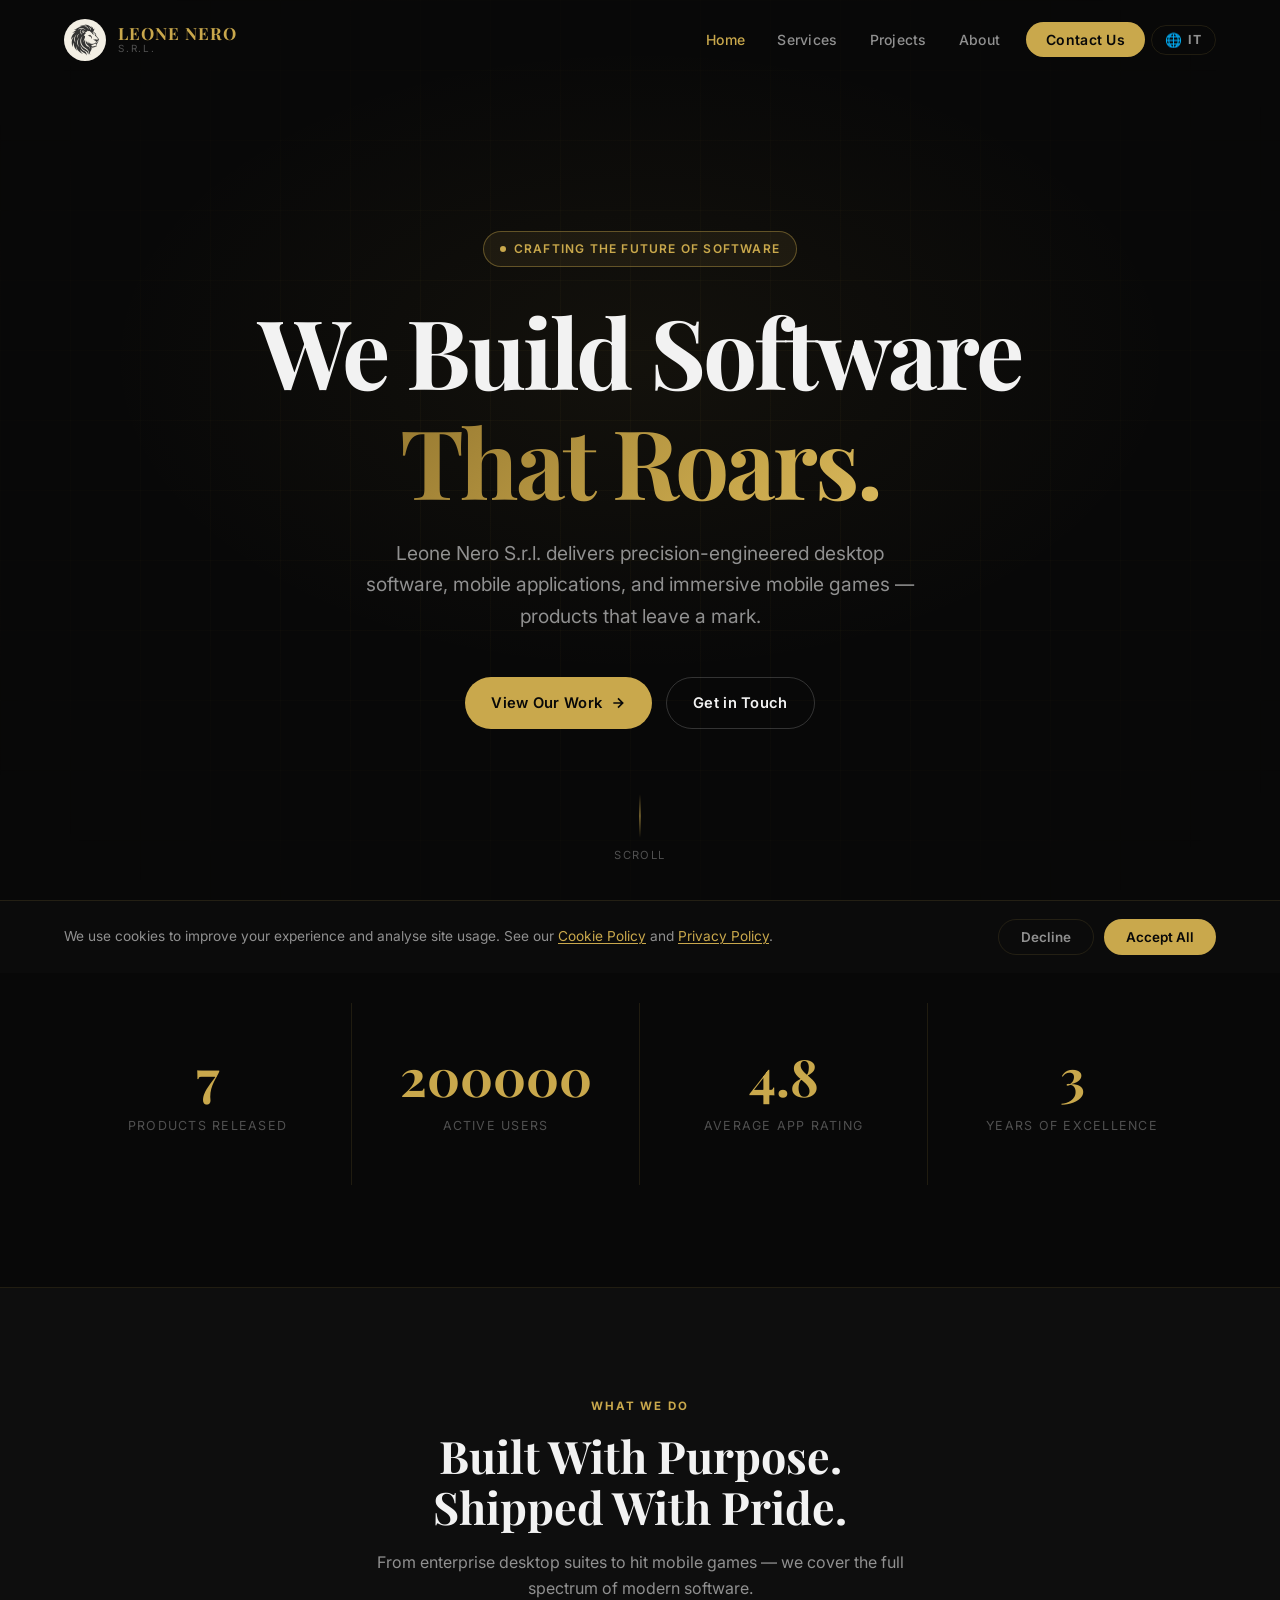
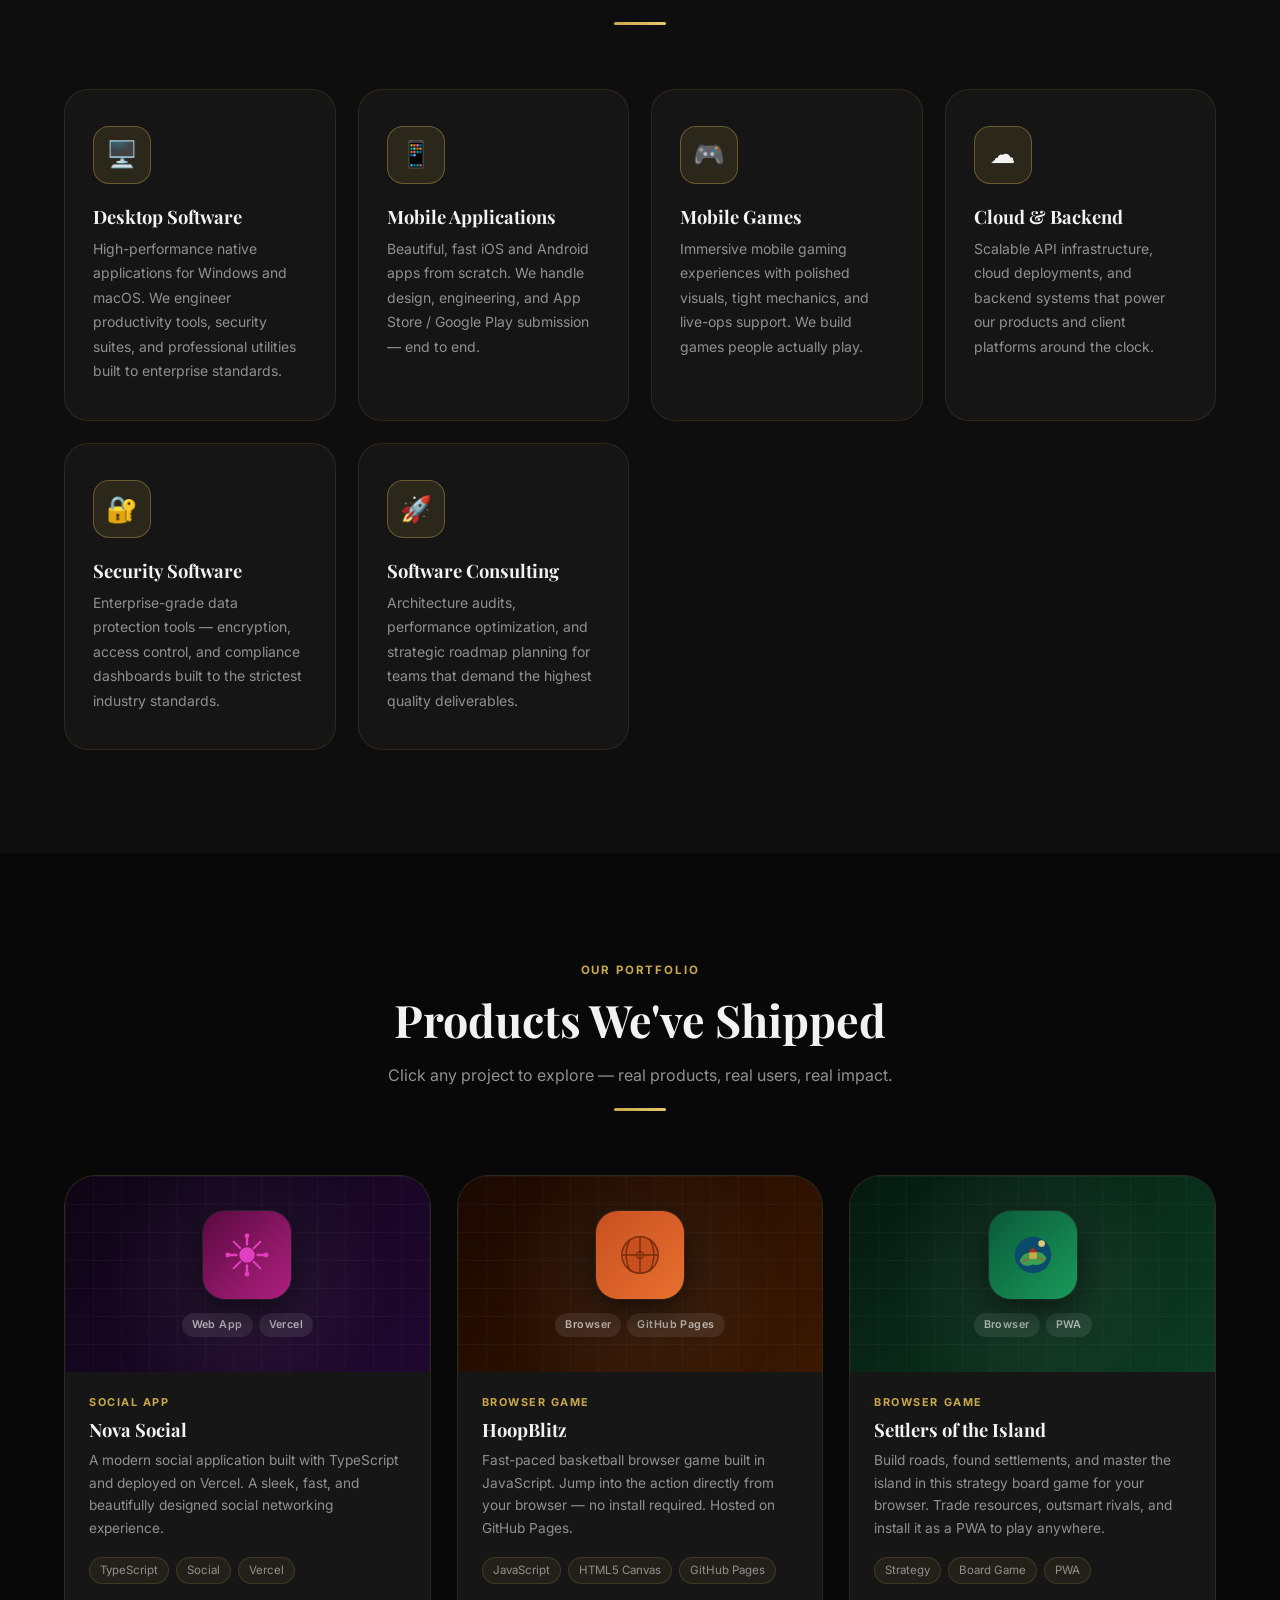
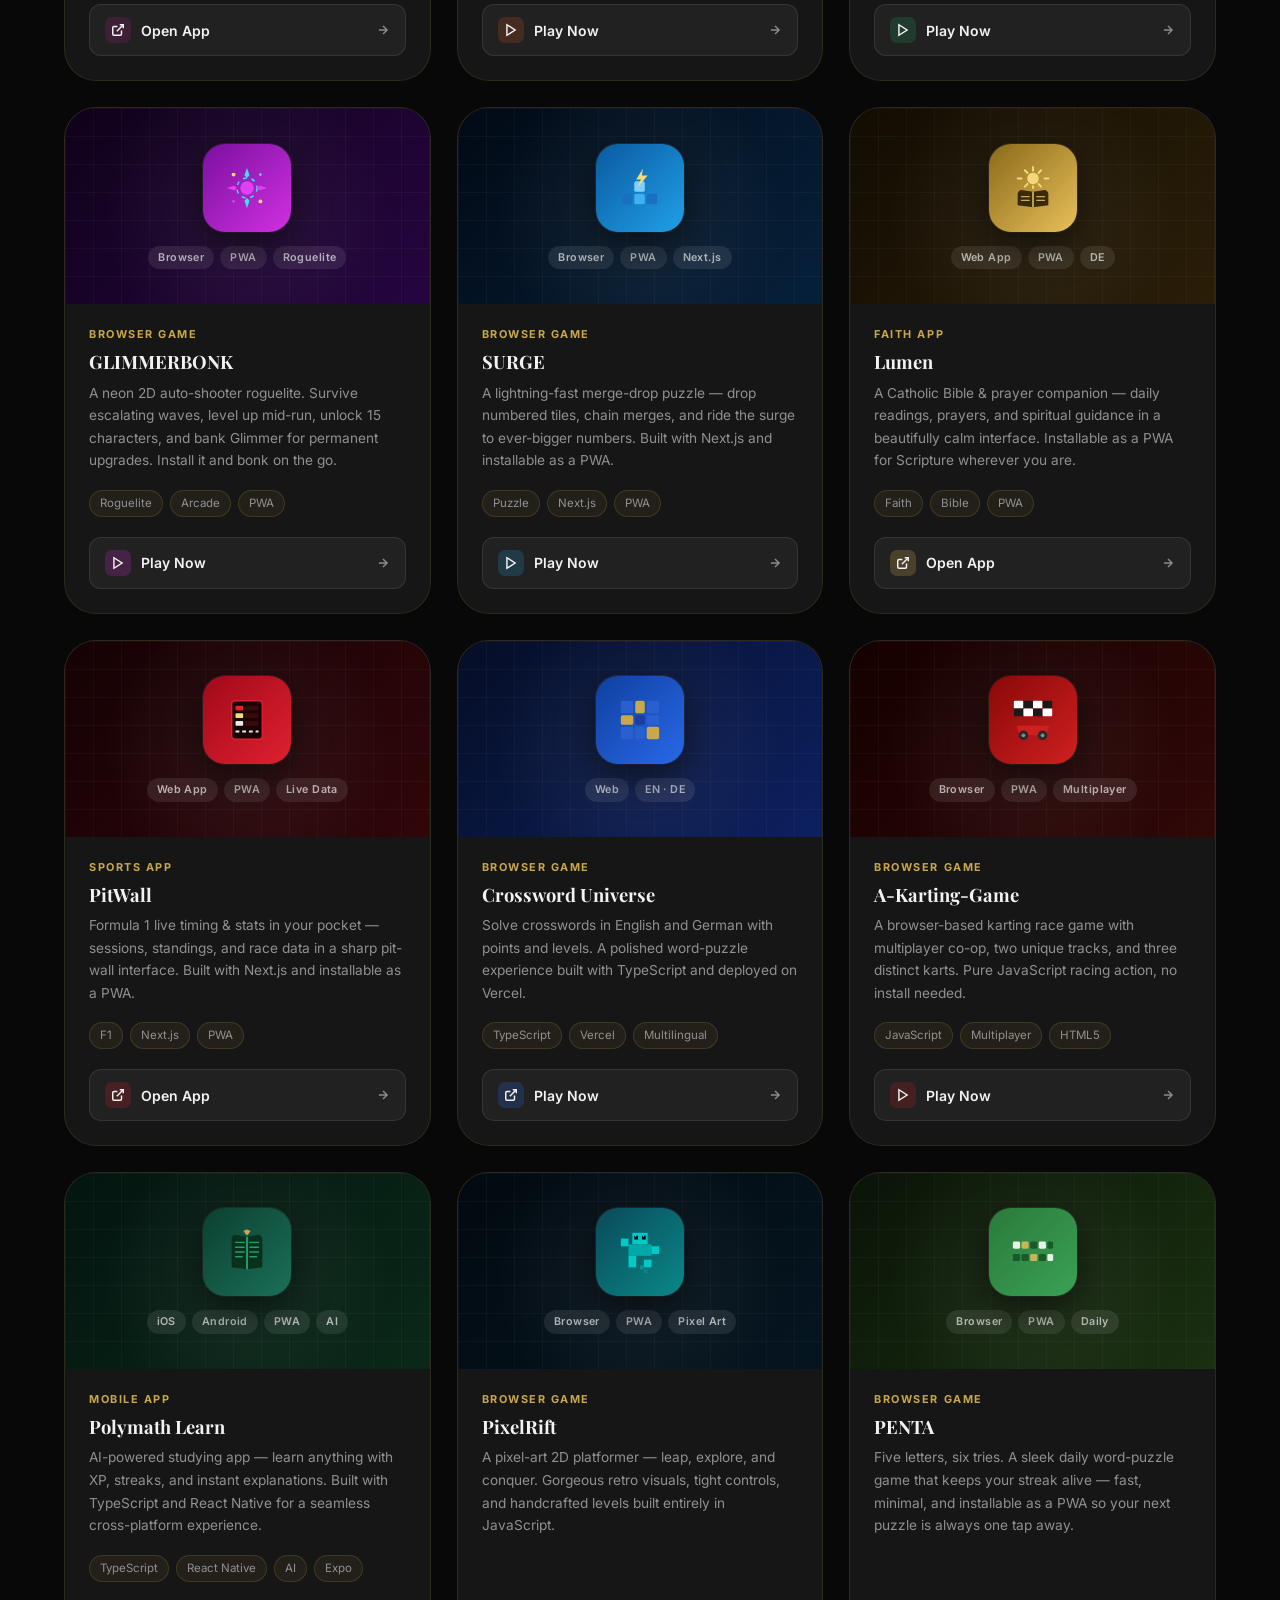
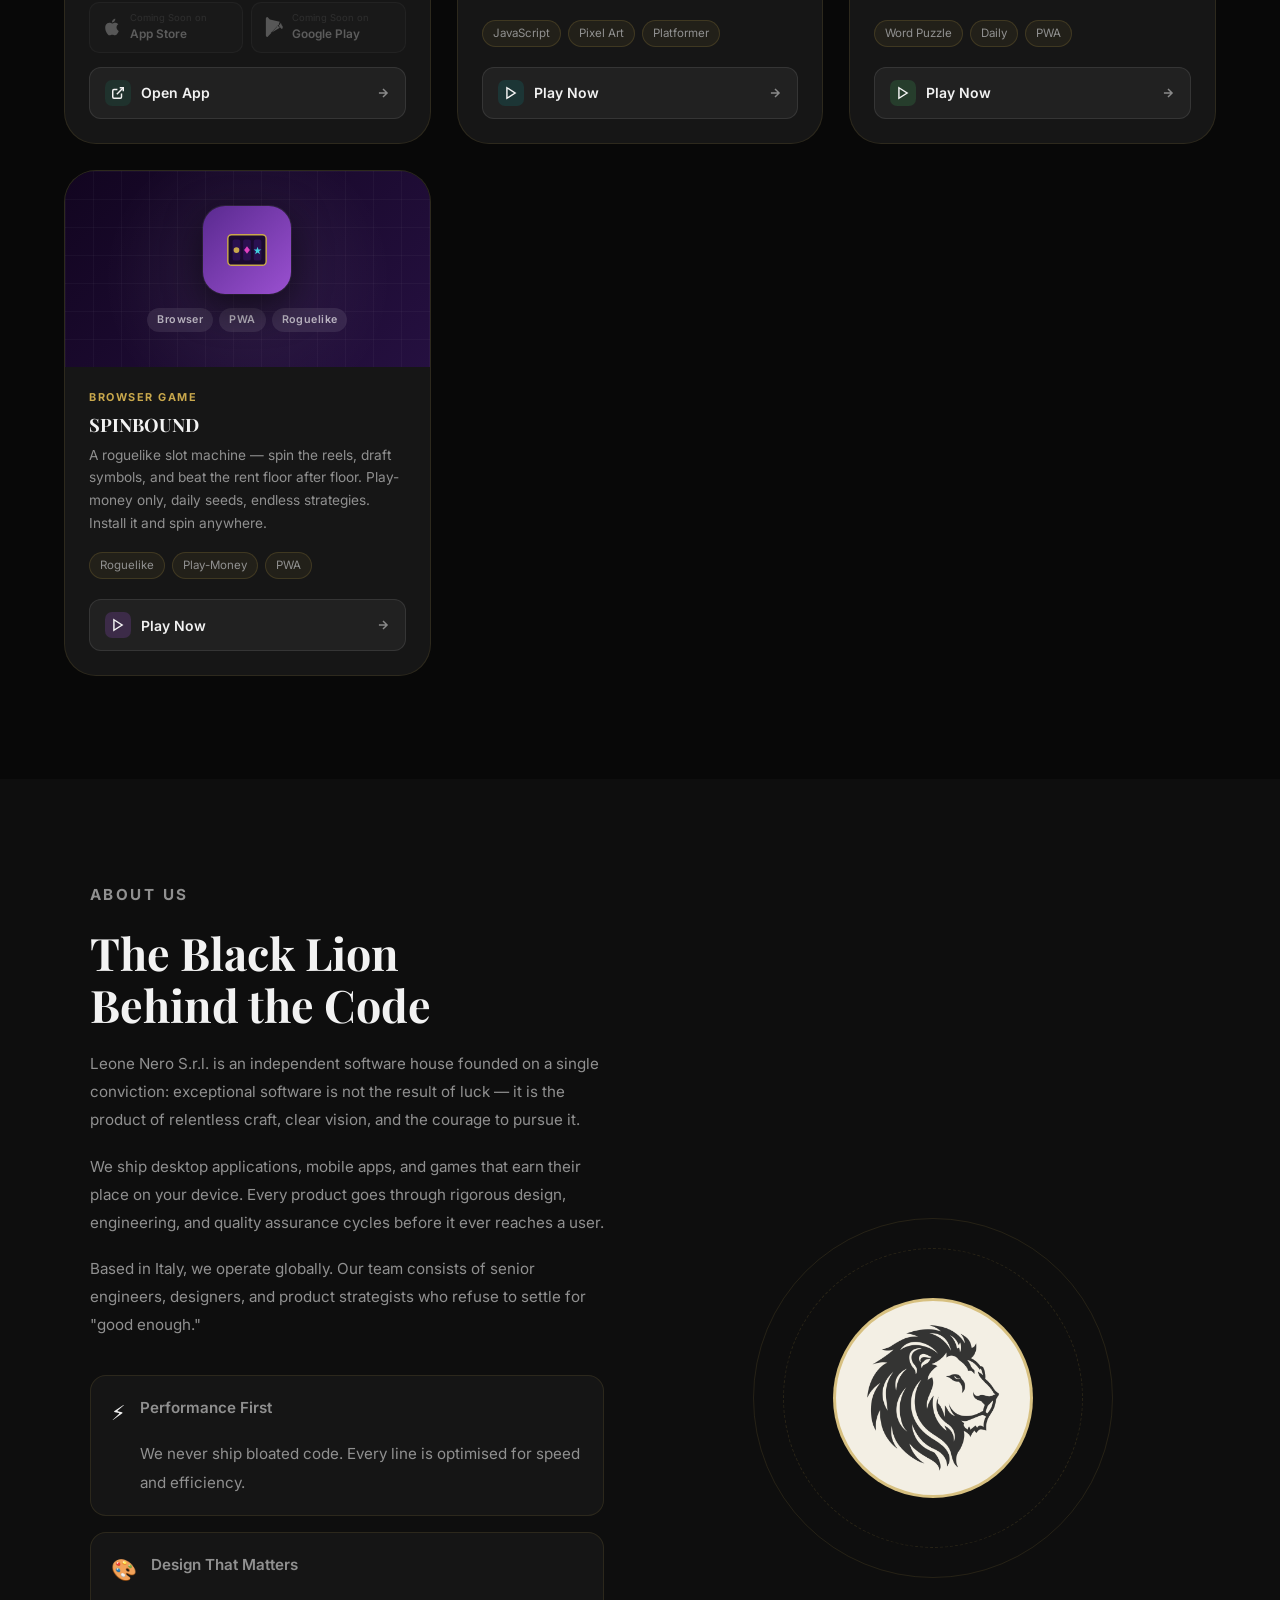
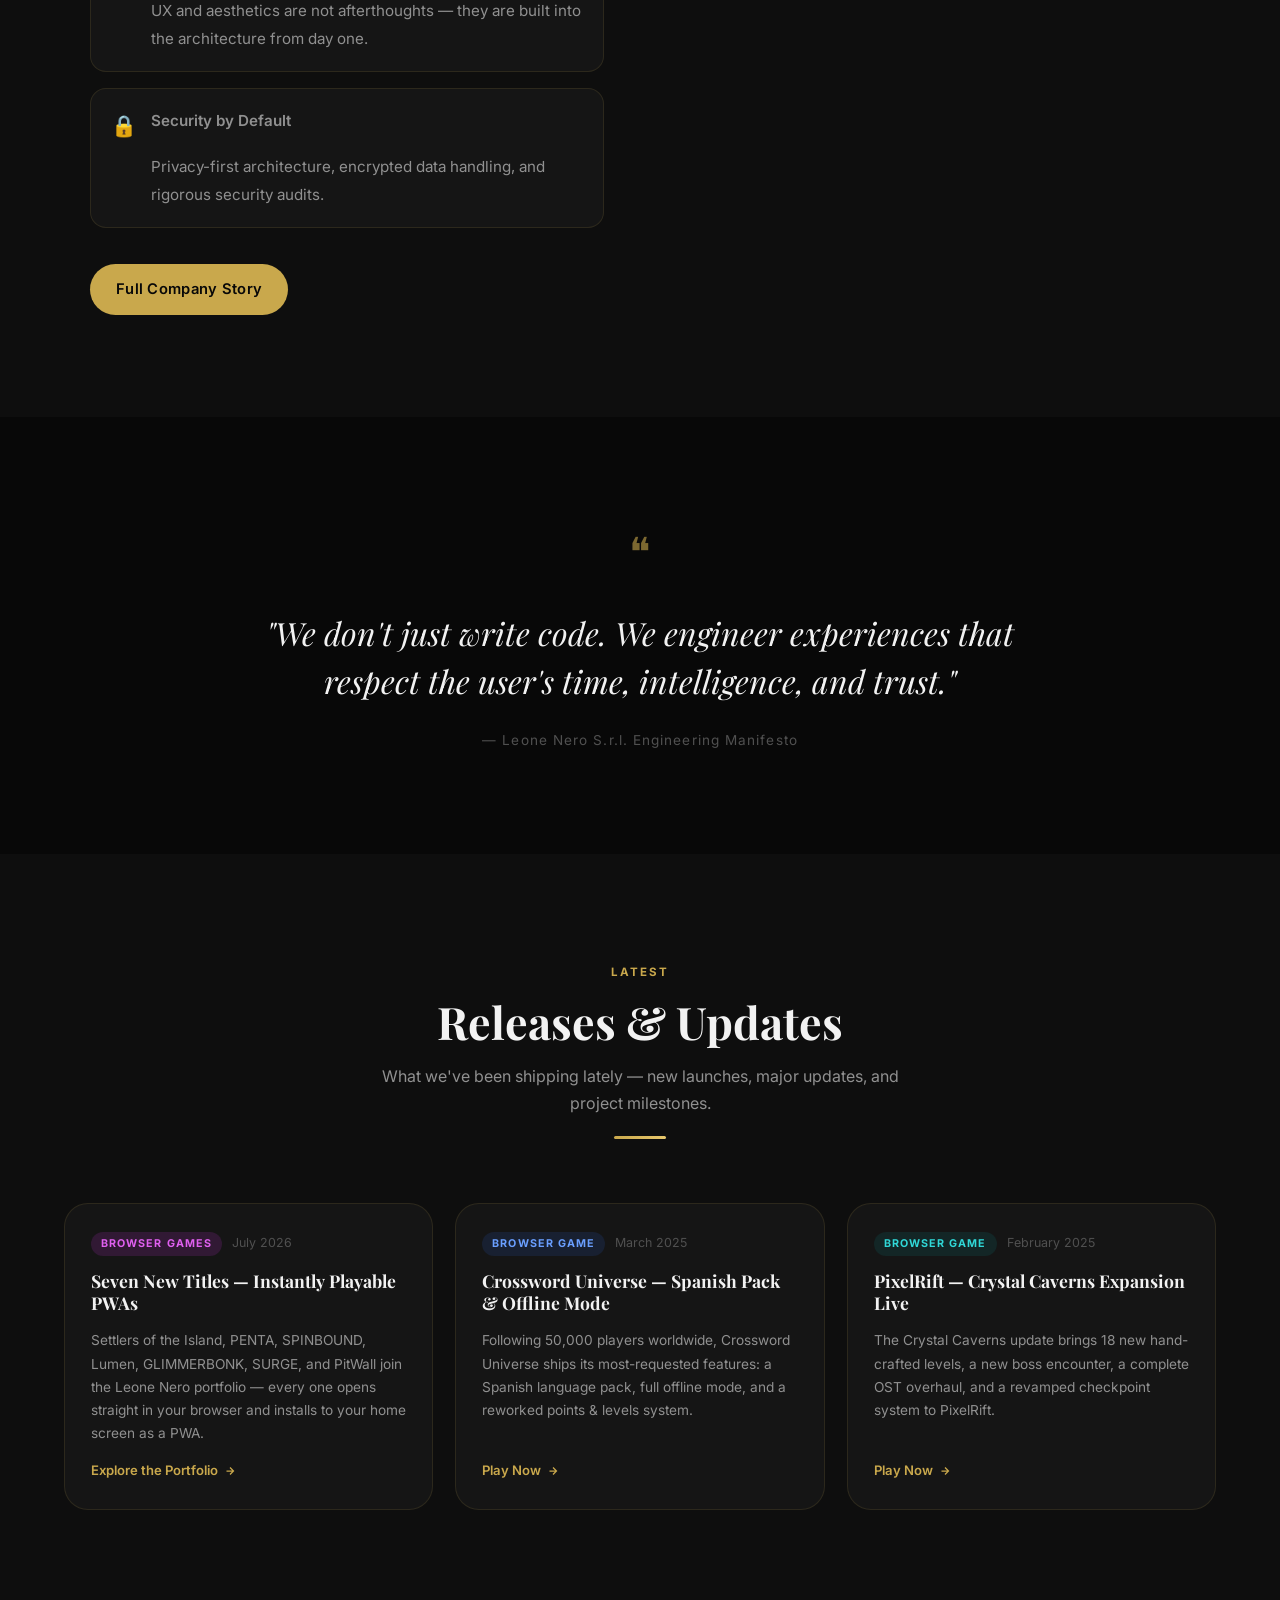
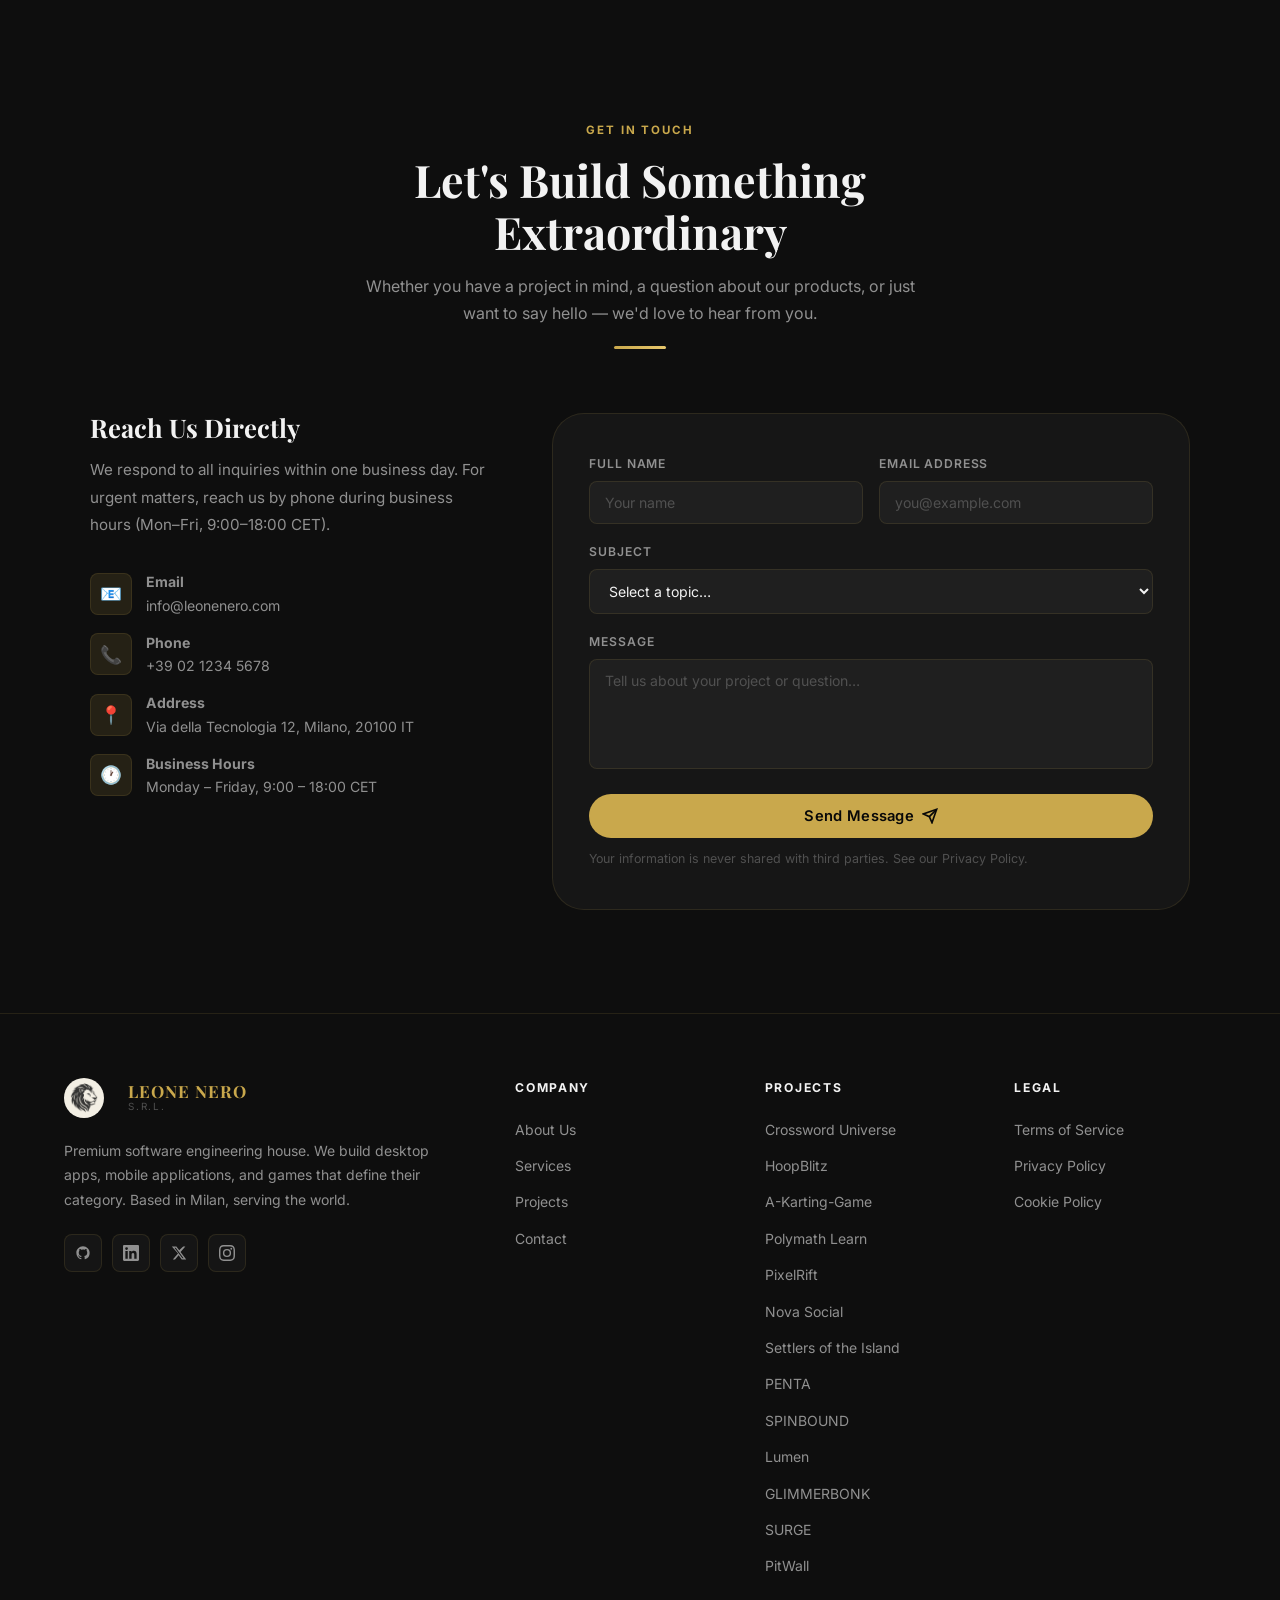
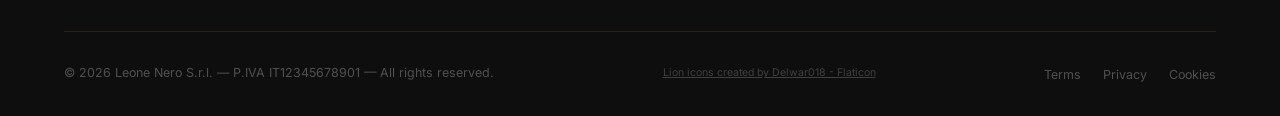
<file: index.html>
<!DOCTYPE html>
<html lang="en">
<head>
  <meta charset="UTF-8"/>
  <meta name="viewport" content="width=device-width, initial-scale=1.0"/>
  <meta name="description" content="Leone Nero S.r.l. — Premium software house. We build desktop software, mobile apps, and games that define the digital frontier."/>
  <meta name="keywords" content="Leone Nero, software company, mobile apps, games, desktop software, Italy"/>
  <meta name="author" content="Leone Nero S.r.l."/>
  <meta property="og:title"        content="Leone Nero S.r.l. — Software · Apps · Games"/>
  <meta property="og:description"  content="We build software that roars. Desktop, mobile, and game releases."/>
  <meta property="og:type"         content="website"/>
  <meta property="og:image"        content="og-image.svg"/>
  <meta property="og:image:width"  content="1200"/>
  <meta property="og:image:height" content="630"/>
  <meta name="twitter:card"        content="summary_large_image"/>
  <meta name="twitter:title"       content="Leone Nero S.r.l. — Software · Apps · Games"/>
  <meta name="twitter:description" content="We build software that roars."/>
  <meta name="twitter:image"       content="og-image.svg"/>

  <title>Leone Nero S.r.l. — Software · Apps · Games</title>

  <link rel="preconnect" href="https://fonts.googleapis.com"/>
  <link rel="preconnect" href="https://fonts.gstatic.com" crossorigin/>
  <link href="https://fonts.googleapis.com/css2?family=Playfair+Display:wght@400;600;700;900&family=Inter:wght@300;400;500;600;700&display=swap" rel="stylesheet"/>

  <link rel="stylesheet" href="css/style.css"/>

  <!-- Favicon -->
  <link rel="icon" type="image/png" href="favicon.png"/>
</head>
<body>

<!-- LOADER -->
<div id="loader" role="status" aria-label="Loading Leone Nero">

  <video class="loader-video" id="loader-video"
         autoplay muted playsinline webkit-playsinline preload="auto"
         poster="media/lion-poster.png" aria-hidden="true">
    <source src="media/lion-roar.mp4" type="video/mp4">
  </video>
  <div class="loader-vignette" aria-hidden="true"></div>

  <div class="loader-brand" aria-hidden="true">
    <span class="loader-brand-name">LEONE NERO</span>
    <span class="loader-brand-srl">S &nbsp;&middot;&nbsp; R &nbsp;&middot;&nbsp; L &nbsp;&middot;</span>
  </div>

</div>
<!-- COOKIE CONSENT BANNER -->
<div id="cookie-banner" role="dialog" aria-label="Cookie consent">
  <p class="cb-text" data-i18n-key="cookie.text" data-i18n-html>
    We use cookies to improve your experience and analyse site usage. See our
    <a href="cookies.html">Cookie Policy</a> and <a href="privacy.html">Privacy Policy</a>.
  </p>
  <div class="cb-actions">
    <button class="cb-btn cb-decline" id="cb-decline" data-i18n-key="cookie.decline">Decline</button>
    <button class="cb-btn cb-accept"  id="cb-accept"  data-i18n-key="cookie.accept">Accept All</button>
  </div>
</div>

<!-- SITE WRAPPER -->
<div id="site-wrap">

  <!-- NAVBAR -->
  <nav id="navbar" role="navigation" aria-label="Main navigation">
    <a href="index.html" class="nav-logo" aria-label="Leone Nero home">
      <img class="nav-logo-icon" src="lion-icon.png" alt="" aria-hidden="true"/>
      <div class="nav-logo-text">
        <span class="nav-logo-name">LEONE NERO</span>
        <span class="nav-logo-srl">S.r.l.</span>
      </div>
    </a>

    <ul class="nav-links" role="list">
      <li><a href="#hero"     data-i18n-key="nav.home">Home</a></li>
      <li><a href="#services" data-i18n-key="nav.services">Services</a></li>
      <li><a href="#projects" data-i18n-key="nav.projects">Projects</a></li>
      <li><a href="#about"    data-i18n-key="nav.about">About</a></li>
      <li><a href="#contact" class="btn-nav-cta" data-i18n-key="nav.contact.cta">Contact Us</a></li>
    </ul>

    <button id="lang-toggle" class="lang-toggle" aria-label="Switch language">
      <span class="lang-flag" aria-hidden="true">🌐</span>
      <span class="lang-label">IT</span>
    </button>

    <button id="nav-burger" class="nav-burger" aria-label="Toggle menu" aria-expanded="false">
      <span></span><span></span><span></span>
    </button>
  </nav>

  <!-- Mobile nav -->
  <nav id="mobile-nav" aria-label="Mobile navigation">
    <a href="#hero"     data-i18n-key="nav.home">Home</a>
    <a href="#services" data-i18n-key="nav.services">Services</a>
    <a href="#projects" data-i18n-key="nav.projects">Projects</a>
    <a href="#about"    data-i18n-key="nav.about">About</a>
    <a href="#contact"  data-i18n-key="nav.contact.cta">Contact Us</a>
  </nav>

  <!-- ================================================================
       HERO
  ================================================================ -->
  <section id="hero" aria-label="Hero">
    <div class="hero-grid-bg" aria-hidden="true"></div>
    <div class="hero-glow-bg"  aria-hidden="true"></div>

    <div class="hero-badge">
      <span class="hero-badge-dot" aria-hidden="true"></span>
      <span data-i18n-key="hero.badge">Crafting the Future of Software</span>
    </div>

    <h1 class="hero-title">
      <span data-i18n-key="hero.line1">We Build Software</span><br/>
      <span class="gold-text" data-i18n-key="hero.line2">That Roars.</span>
    </h1>

    <p class="hero-sub" data-i18n-key="hero.sub">
      Leone Nero S.r.l. delivers precision-engineered desktop software, mobile
      applications, and immersive mobile games — products that leave a mark.
    </p>

    <div class="hero-btns">
      <a href="#projects" class="btn btn-primary">
        <span data-i18n-key="hero.btn.work">View Our Work</span>
        <svg width="16" height="16" viewBox="0 0 24 24" fill="none" stroke="currentColor" stroke-width="2.5"><path d="M5 12h14M12 5l7 7-7 7"/></svg>
      </a>
      <a href="#contact" class="btn btn-outline" data-i18n-key="hero.btn.contact">Get in Touch</a>
    </div>

    <div class="hero-scroll" aria-hidden="true">
      <div class="hero-scroll-line"></div>
      <span data-i18n-key="hero.scroll">Scroll</span>
    </div>
  </section>

  <!-- ================================================================
       STATS
  ================================================================ -->
  <section id="stats" class="section" aria-label="Company statistics">
    <div class="stats-row">
      <div class="stat-item reveal delay-1">
        <span class="stat-num" data-target="7">0</span>
        <span class="stat-lbl" data-i18n-key="stats.products">Products Released</span>
      </div>
      <div class="stat-item reveal delay-2">
        <span class="stat-num" data-target="200000">0</span>
        <span class="stat-lbl" data-i18n-key="stats.users">Active Users</span>
      </div>
      <div class="stat-item reveal delay-3">
        <span class="stat-num" data-target="4.8">0</span>
        <span class="stat-lbl" data-i18n-key="stats.rating">Average App Rating</span>
      </div>
      <div class="stat-item reveal delay-4">
        <span class="stat-num" data-target="3">0</span>
        <span class="stat-lbl" data-i18n-key="stats.years">Years of Excellence</span>
      </div>
    </div>
  </section>

  <!-- ================================================================
       SERVICES
  ================================================================ -->
  <section id="services" class="section" aria-labelledby="services-title">
    <div class="section-inner">
      <div class="section-header">
        <p class="s-label" data-i18n-key="svc.label">What We Do</p>
        <h2 id="services-title" class="s-title" data-i18n-key="svc.title">Built With Purpose.<br/>Shipped With Pride.</h2>
        <p class="s-desc" data-i18n-key="svc.desc">From enterprise desktop suites to hit mobile games — we cover the full spectrum of modern software.</p>
        <div class="s-rule"></div>
      </div>

      <div class="services-grid">
        <div class="service-card reveal delay-1">
          <div class="service-ico" aria-hidden="true">🖥️</div>
          <h3 class="service-title" data-i18n-key="svc.desktop.title">Desktop Software</h3>
          <p class="service-desc" data-i18n-key="svc.desktop.desc">High-performance native applications for Windows and macOS. We engineer productivity tools, security suites, and professional utilities built to enterprise standards.</p>
        </div>
        <div class="service-card reveal delay-2">
          <div class="service-ico" aria-hidden="true">📱</div>
          <h3 class="service-title" data-i18n-key="svc.mobile.title">Mobile Applications</h3>
          <p class="service-desc" data-i18n-key="svc.mobile.desc">Beautiful, fast iOS and Android apps from scratch. We handle design, engineering, and App Store / Google Play submission — end to end.</p>
        </div>
        <div class="service-card reveal delay-3">
          <div class="service-ico" aria-hidden="true">🎮</div>
          <h3 class="service-title" data-i18n-key="svc.games.title">Mobile Games</h3>
          <p class="service-desc" data-i18n-key="svc.games.desc">Immersive mobile gaming experiences with polished visuals, tight mechanics, and live-ops support. We build games people actually play.</p>
        </div>
        <div class="service-card reveal delay-4">
          <div class="service-ico" aria-hidden="true">☁️</div>
          <h3 class="service-title" data-i18n-key="svc.cloud.title">Cloud &amp; Backend</h3>
          <p class="service-desc" data-i18n-key="svc.cloud.desc">Scalable API infrastructure, cloud deployments, and backend systems that power our products and client platforms around the clock.</p>
        </div>
        <div class="service-card reveal delay-5">
          <div class="service-ico" aria-hidden="true">🔐</div>
          <h3 class="service-title" data-i18n-key="svc.security.title">Security Software</h3>
          <p class="service-desc" data-i18n-key="svc.security.desc">Enterprise-grade data protection tools — encryption, access control, and compliance dashboards built to the strictest industry standards.</p>
        </div>
        <div class="service-card reveal delay-6">
          <div class="service-ico" aria-hidden="true">🚀</div>
          <h3 class="service-title" data-i18n-key="svc.consult.title">Software Consulting</h3>
          <p class="service-desc" data-i18n-key="svc.consult.desc">Architecture audits, performance optimization, and strategic roadmap planning for teams that demand the highest quality deliverables.</p>
        </div>
      </div>
    </div>
  </section>

  <!-- ================================================================
       PROJECTS
  ================================================================ -->
  <section id="projects" class="section" aria-labelledby="projects-title">
    <div class="section-inner">
      <div class="section-header">
        <p class="s-label" data-i18n-key="proj.label">Our Portfolio</p>
        <h2 id="projects-title" class="s-title" data-i18n-key="proj.title">Products We've Shipped</h2>
        <p class="s-desc" data-i18n-key="proj.desc">Click any project to explore — real products, real users, real impact.</p>
        <div class="s-rule"></div>
      </div>

      <div class="projects-grid">

        <!-- Nova Social App -->
        <article class="project-card reveal delay-1">
          <div class="app-card-header" style="background:linear-gradient(135deg,#0e0515 0%,#200830 100%)">
            <div class="app-header-glow" aria-hidden="true"></div>
            <div class="app-header-lines" aria-hidden="true"></div>
            <a href="https://nova-phi-liart.vercel.app" target="_blank" rel="noopener" class="app-icon-btn" aria-label="Open Nova Social App">
              <div class="app-icon" style="background:linear-gradient(135deg,#5a0a40,#b02080)">
                <svg width="46" height="46" viewBox="0 0 48 48" fill="none" aria-hidden="true">
                  <circle cx="24" cy="24" r="8" fill="#e040c0"/>
                  <line x1="24" y1="4"  x2="24" y2="13" stroke="#e040c0" stroke-width="2.5" stroke-linecap="round"/>
                  <line x1="24" y1="35" x2="24" y2="44" stroke="#e040c0" stroke-width="2.5" stroke-linecap="round"/>
                  <line x1="4"  y1="24" x2="13" y2="24" stroke="#e040c0" stroke-width="2.5" stroke-linecap="round"/>
                  <line x1="35" y1="24" x2="44" y2="24" stroke="#e040c0" stroke-width="2.5" stroke-linecap="round"/>
                  <line x1="10" y1="10" x2="17" y2="17" stroke="#e040c0" stroke-width="2" stroke-linecap="round"/>
                  <line x1="31" y1="31" x2="38" y2="38" stroke="#e040c0" stroke-width="2" stroke-linecap="round"/>
                  <line x1="38" y1="10" x2="31" y2="17" stroke="#e040c0" stroke-width="2" stroke-linecap="round"/>
                  <line x1="10" y1="38" x2="17" y2="31" stroke="#e040c0" stroke-width="2" stroke-linecap="round"/>
                  <circle cx="24" cy="4"  r="2.5" fill="#e040c0"/>
                  <circle cx="24" cy="44" r="2.5" fill="#e040c0"/>
                  <circle cx="4"  cy="24" r="2.5" fill="#e040c0"/>
                  <circle cx="44" cy="24" r="2.5" fill="#e040c0"/>
                </svg>
              </div>
            </a>
            <div class="app-plat-row">
              <span class="app-plat-badge">Web App</span>
              <span class="app-plat-badge">Vercel</span>
            </div>
          </div>
          <div class="project-body">
            <p class="project-cat" data-i18n-key="proj.nova.cat">Social App</p>
            <h3 class="project-name">Nova Social</h3>
            <p class="project-desc" data-i18n-key="proj.nova.desc">A modern social application built with TypeScript and deployed on Vercel. A sleek, fast, and beautifully designed social networking experience.</p>
            <div class="project-tags">
              <span class="project-tag">TypeScript</span>
              <span class="project-tag">Social</span>
              <span class="project-tag">Vercel</span>
            </div>
            <a href="https://nova-phi-liart.vercel.app" target="_blank" rel="noopener" class="project-cta-btn" aria-label="Open Nova Social App">
              <span class="project-cta-ico" style="background:rgba(176,32,128,0.2)">
                <svg width="14" height="14" viewBox="0 0 24 24" fill="none" stroke="currentColor" stroke-width="2.5" aria-hidden="true"><path d="M18 13v6a2 2 0 01-2 2H5a2 2 0 01-2-2V8a2 2 0 012-2h6"/><polyline points="15 3 21 3 21 9"/><line x1="10" y1="14" x2="21" y2="3"/></svg>
              </span>
              <span data-i18n-key="proj.cta.open">Open App</span>
              <svg class="project-cta-arrow" width="14" height="14" viewBox="0 0 24 24" fill="none" stroke="currentColor" stroke-width="2.5" aria-hidden="true"><path d="M5 12h14M12 5l7 7-7 7"/></svg>
            </a>
          </div>
        </article>

        <!-- HoopBlitz -->
        <article class="project-card reveal delay-2">
          <div class="app-card-header" style="background:linear-gradient(135deg,#1a0800 0%,#3a1800 100%)">
            <div class="app-header-glow" aria-hidden="true"></div>
            <div class="app-header-lines" aria-hidden="true"></div>
            <a href="https://markusmuellner13-gif.github.io/hoopblitz/" target="_blank" rel="noopener" class="app-icon-btn" aria-label="Play HoopBlitz">
              <div class="app-icon" style="background:linear-gradient(135deg,#c85020,#e87030)">
                <svg width="46" height="46" viewBox="0 0 48 48" aria-hidden="true">
                  <circle cx="24" cy="24" r="19" fill="#c85020"/>
                  <circle cx="24" cy="24" r="19" fill="none" stroke="#7a2e08" stroke-width="1.5"/>
                  <path d="M24 5v38M5 24h38" stroke="#7a2e08" stroke-width="1.5"/>
                  <path d="M14 7 Q5 24 14 41" fill="none" stroke="#7a2e08" stroke-width="1.5"/>
                  <path d="M34 7 Q43 24 34 41" fill="none" stroke="#7a2e08" stroke-width="1.5"/>
                  <circle cx="24" cy="24" r="3.5" fill="none" stroke="#7a2e08" stroke-width="1.2"/>
                </svg>
              </div>
            </a>
            <div class="app-plat-row">
              <span class="app-plat-badge">Browser</span>
              <span class="app-plat-badge">GitHub Pages</span>
            </div>
          </div>
          <div class="project-body">
            <p class="project-cat" data-i18n-key="proj.hoop.cat">Browser Game</p>
            <h3 class="project-name">HoopBlitz</h3>
            <p class="project-desc" data-i18n-key="proj.hoop.desc">Fast-paced basketball browser game built in JavaScript. Jump into the action directly from your browser — no install required. Hosted on GitHub Pages.</p>
            <div class="project-tags">
              <span class="project-tag">JavaScript</span>
              <span class="project-tag">HTML5 Canvas</span>
              <span class="project-tag">GitHub Pages</span>
            </div>
            <a href="https://markusmuellner13-gif.github.io/hoopblitz/" target="_blank" rel="noopener" class="project-cta-btn" aria-label="Play HoopBlitz">
              <span class="project-cta-ico" style="background:rgba(200,80,32,0.22)">
                <svg width="14" height="14" viewBox="0 0 24 24" fill="none" stroke="currentColor" stroke-width="2.5" aria-hidden="true"><polygon points="5 3 19 12 5 21 5 3"/></svg>
              </span>
              <span data-i18n-key="proj.cta.play">Play Now</span>
              <svg class="project-cta-arrow" width="14" height="14" viewBox="0 0 24 24" fill="none" stroke="currentColor" stroke-width="2.5" aria-hidden="true"><path d="M5 12h14M12 5l7 7-7 7"/></svg>
            </a>
          </div>
        </article>

        <!-- Settlers of the Island -->
        <article class="project-card reveal delay-3">
          <div class="app-card-header" style="background:linear-gradient(135deg,#051a10 0%,#0c3a22 100%)">
            <div class="app-header-glow" aria-hidden="true"></div>
            <div class="app-header-lines" aria-hidden="true"></div>
            <a href="https://settlers-of-the-island.vercel.app" target="_blank" rel="noopener" class="app-icon-btn" aria-label="Play Settlers of the Island">
              <div class="app-icon" style="background:linear-gradient(135deg,#0a5a3a,#1a9a5a)">
                <svg width="46" height="46" viewBox="0 0 48 48" fill="none" aria-hidden="true">
                  <circle cx="24" cy="24" r="19" fill="#0a4a6a"/>
                  <path d="M10 30 Q14 20 24 22 Q34 18 38 28 Q34 36 24 34 Q14 38 10 30Z" fill="#3aa050"/>
                  <rect x="20" y="21" width="8" height="7" fill="#c9a84c"/>
                  <path d="M19 21 L24 16 29 21Z" fill="#a03020"/>
                  <path d="M13 31 L19 28M29 27 L35 29" stroke="#8a6a3a" stroke-width="2" stroke-linecap="round"/>
                  <circle cx="33" cy="12" r="3.5" fill="#f5d878" opacity="0.9"/>
                </svg>
              </div>
            </a>
            <div class="app-plat-row">
              <span class="app-plat-badge">Browser</span>
              <span class="app-plat-badge">PWA</span>
            </div>
          </div>
          <div class="project-body">
            <p class="project-cat" data-i18n-key="proj.settlers.cat">Browser Game</p>
            <h3 class="project-name">Settlers of the Island</h3>
            <p class="project-desc" data-i18n-key="proj.settlers.desc">Build roads, found settlements, and master the island in this strategy board game for your browser. Trade resources, outsmart rivals, and install it as a PWA to play anywhere.</p>
            <div class="project-tags">
              <span class="project-tag">Strategy</span>
              <span class="project-tag">Board Game</span>
              <span class="project-tag">PWA</span>
            </div>
            <a href="https://settlers-of-the-island.vercel.app" target="_blank" rel="noopener" class="project-cta-btn" aria-label="Play Settlers of the Island">
              <span class="project-cta-ico" style="background:rgba(26,154,90,0.22)">
                <svg width="14" height="14" viewBox="0 0 24 24" fill="none" stroke="currentColor" stroke-width="2.5" aria-hidden="true"><polygon points="5 3 19 12 5 21 5 3"/></svg>
              </span>
              <span data-i18n-key="proj.cta.play">Play Now</span>
              <svg class="project-cta-arrow" width="14" height="14" viewBox="0 0 24 24" fill="none" stroke="currentColor" stroke-width="2.5" aria-hidden="true"><path d="M5 12h14M12 5l7 7-7 7"/></svg>
            </a>
          </div>
        </article>

        <!-- GLIMMERBONK -->
        <article class="project-card reveal delay-4">
          <div class="app-card-header" style="background:linear-gradient(135deg,#10021a 0%,#250540 100%)">
            <div class="app-header-glow" aria-hidden="true"></div>
            <div class="app-header-lines" aria-hidden="true"></div>
            <a href="https://glimmerbonk.vercel.app" target="_blank" rel="noopener" class="app-icon-btn" aria-label="Play GLIMMERBONK">
              <div class="app-icon" style="background:linear-gradient(135deg,#7a10a0,#d030e0)">
                <svg width="46" height="46" viewBox="0 0 48 48" fill="none" aria-hidden="true">
                  <circle cx="24" cy="24" r="7" fill="#e040f0"/>
                  <circle cx="24" cy="24" r="10.5" fill="none" stroke="#40e0f0" stroke-width="1.5" stroke-dasharray="4 5"/>
                  <path d="M24 3l2.6 7.8L24 13.5l-2.6-2.7Z" fill="#40e0f0"/>
                  <path d="M24 45l2.6-7.8L24 34.5l-2.6 2.7Z" fill="#40e0f0"/>
                  <path d="M3 24l7.8-2.6L13.5 24l-2.7 2.6Z" fill="#e040f0"/>
                  <path d="M45 24l-7.8-2.6L34.5 24l2.7 2.6Z" fill="#e040f0"/>
                  <circle cx="10" cy="10" r="2" fill="#f5d878"/>
                  <circle cx="38" cy="38" r="2" fill="#f5d878"/>
                  <circle cx="38" cy="10" r="1.4" fill="#40e0f0"/>
                  <circle cx="10" cy="38" r="1.4" fill="#e040f0"/>
                </svg>
              </div>
            </a>
            <div class="app-plat-row">
              <span class="app-plat-badge">Browser</span>
              <span class="app-plat-badge">PWA</span>
              <span class="app-plat-badge">Roguelite</span>
            </div>
          </div>
          <div class="project-body">
            <p class="project-cat" data-i18n-key="proj.glim.cat">Browser Game</p>
            <h3 class="project-name">GLIMMERBONK</h3>
            <p class="project-desc" data-i18n-key="proj.glim.desc">A neon 2D auto-shooter roguelite. Survive escalating waves, level up mid-run, unlock 15 characters, and bank Glimmer for permanent upgrades. Install it and bonk on the go.</p>
            <div class="project-tags">
              <span class="project-tag">Roguelite</span>
              <span class="project-tag">Arcade</span>
              <span class="project-tag">PWA</span>
            </div>
            <a href="https://glimmerbonk.vercel.app" target="_blank" rel="noopener" class="project-cta-btn" aria-label="Play GLIMMERBONK">
              <span class="project-cta-ico" style="background:rgba(208,48,224,0.2)">
                <svg width="14" height="14" viewBox="0 0 24 24" fill="none" stroke="currentColor" stroke-width="2.5" aria-hidden="true"><polygon points="5 3 19 12 5 21 5 3"/></svg>
              </span>
              <span data-i18n-key="proj.cta.play">Play Now</span>
              <svg class="project-cta-arrow" width="14" height="14" viewBox="0 0 24 24" fill="none" stroke="currentColor" stroke-width="2.5" aria-hidden="true"><path d="M5 12h14M12 5l7 7-7 7"/></svg>
            </a>
          </div>
        </article>

        <!-- SURGE -->
        <article class="project-card reveal delay-5">
          <div class="app-card-header" style="background:linear-gradient(135deg,#020a15 0%,#06203a 100%)">
            <div class="app-header-glow" aria-hidden="true"></div>
            <div class="app-header-lines" aria-hidden="true"></div>
            <a href="https://surge-game.vercel.app" target="_blank" rel="noopener" class="app-icon-btn" aria-label="Play SURGE">
              <div class="app-icon" style="background:linear-gradient(135deg,#0a5aa0,#20a0e8)">
                <svg width="46" height="46" viewBox="0 0 48 48" fill="none" aria-hidden="true">
                  <rect x="5"  y="30" width="11" height="11" rx="2" fill="#1a70c0"/>
                  <rect x="18" y="30" width="11" height="11" rx="2" fill="#40b0f0"/>
                  <rect x="31" y="30" width="11" height="11" rx="2" fill="#1a70c0"/>
                  <rect x="18" y="17" width="11" height="11" rx="2" fill="#80d0ff"/>
                  <path d="M27 4 L20 15h5l-4 9 11-13h-6Z" fill="#f5d878"/>
                </svg>
              </div>
            </a>
            <div class="app-plat-row">
              <span class="app-plat-badge">Browser</span>
              <span class="app-plat-badge">PWA</span>
              <span class="app-plat-badge">Next.js</span>
            </div>
          </div>
          <div class="project-body">
            <p class="project-cat" data-i18n-key="proj.surge.cat">Browser Game</p>
            <h3 class="project-name">SURGE</h3>
            <p class="project-desc" data-i18n-key="proj.surge.desc">A lightning-fast merge-drop puzzle — drop numbered tiles, chain merges, and ride the surge to ever-bigger numbers. Built with Next.js and installable as a PWA.</p>
            <div class="project-tags">
              <span class="project-tag">Puzzle</span>
              <span class="project-tag">Next.js</span>
              <span class="project-tag">PWA</span>
            </div>
            <a href="https://surge-game.vercel.app" target="_blank" rel="noopener" class="project-cta-btn" aria-label="Play SURGE">
              <span class="project-cta-ico" style="background:rgba(32,160,232,0.2)">
                <svg width="14" height="14" viewBox="0 0 24 24" fill="none" stroke="currentColor" stroke-width="2.5" aria-hidden="true"><polygon points="5 3 19 12 5 21 5 3"/></svg>
              </span>
              <span data-i18n-key="proj.cta.play">Play Now</span>
              <svg class="project-cta-arrow" width="14" height="14" viewBox="0 0 24 24" fill="none" stroke="currentColor" stroke-width="2.5" aria-hidden="true"><path d="M5 12h14M12 5l7 7-7 7"/></svg>
            </a>
          </div>
        </article>

        <!-- Lumen -->
        <article class="project-card reveal delay-6">
          <div class="app-card-header" style="background:linear-gradient(135deg,#120c02 0%,#2a1e08 100%)">
            <div class="app-header-glow" aria-hidden="true"></div>
            <div class="app-header-lines" aria-hidden="true"></div>
            <a href="https://lumen-bible.vercel.app" target="_blank" rel="noopener" class="app-icon-btn" aria-label="Open Lumen">
              <div class="app-icon" style="background:linear-gradient(135deg,#8a6a1a,#e8c05a)">
                <svg width="46" height="46" viewBox="0 0 48 48" fill="none" aria-hidden="true">
                  <circle cx="24" cy="14" r="6" fill="#f5d878"/>
                  <path d="M24 2v4M24 22v2M12 14h-4M40 14h-4M15.5 5.5l2.8 2.8M32.5 5.5l-2.8 2.8M15.5 22.5l2.8-2.8M32.5 22.5l-2.8-2.8" stroke="#f5d878" stroke-width="2" stroke-linecap="round"/>
                  <path d="M8 30 C8 28 10 26 12 26 L24 28 L36 26 C38 26 40 28 40 30 V42 L24 44 8 42 Z" fill="#3a2a08"/>
                  <path d="M24 28 V44" stroke="#f5d878" stroke-width="1.4"/>
                  <path d="M12 33h8M12 37h8M28 33h8M28 37h8" stroke="#f5d878" stroke-width="1.3" opacity="0.75" stroke-linecap="round"/>
                </svg>
              </div>
            </a>
            <div class="app-plat-row">
              <span class="app-plat-badge">Web App</span>
              <span class="app-plat-badge">PWA</span>
              <span class="app-plat-badge">DE</span>
            </div>
          </div>
          <div class="project-body">
            <p class="project-cat" data-i18n-key="proj.lumen.cat">Faith App</p>
            <h3 class="project-name">Lumen</h3>
            <p class="project-desc" data-i18n-key="proj.lumen.desc">A Catholic Bible &amp; prayer companion — daily readings, prayers, and spiritual guidance in a beautifully calm interface. Installable as a PWA for Scripture wherever you are.</p>
            <div class="project-tags">
              <span class="project-tag">Faith</span>
              <span class="project-tag">Bible</span>
              <span class="project-tag">PWA</span>
            </div>
            <a href="https://lumen-bible.vercel.app" target="_blank" rel="noopener" class="project-cta-btn" aria-label="Open Lumen">
              <span class="project-cta-ico" style="background:rgba(232,192,90,0.2)">
                <svg width="14" height="14" viewBox="0 0 24 24" fill="none" stroke="currentColor" stroke-width="2.5" aria-hidden="true"><path d="M18 13v6a2 2 0 01-2 2H5a2 2 0 01-2-2V8a2 2 0 012-2h6"/><polyline points="15 3 21 3 21 9"/><line x1="10" y1="14" x2="21" y2="3"/></svg>
              </span>
              <span data-i18n-key="proj.cta.open">Open App</span>
              <svg class="project-cta-arrow" width="14" height="14" viewBox="0 0 24 24" fill="none" stroke="currentColor" stroke-width="2.5" aria-hidden="true"><path d="M5 12h14M12 5l7 7-7 7"/></svg>
            </a>
          </div>
        </article>

        <!-- PitWall -->
        <article class="project-card reveal delay-1">
          <div class="app-card-header" style="background:linear-gradient(135deg,#150204 0%,#30060a 100%)">
            <div class="app-header-glow" aria-hidden="true"></div>
            <div class="app-header-lines" aria-hidden="true"></div>
            <a href="https://pitwall-bice.vercel.app" target="_blank" rel="noopener" class="app-icon-btn" aria-label="Open PitWall">
              <div class="app-icon" style="background:linear-gradient(135deg,#a00a1a,#e02030)">
                <svg width="46" height="46" viewBox="0 0 48 48" fill="none" aria-hidden="true">
                  <rect x="8" y="4" width="32" height="40" rx="3" fill="#180404" stroke="#e02030" stroke-width="1.5"/>
                  <rect x="12" y="9"  width="8" height="5" rx="1" fill="#e02030"/>
                  <rect x="22" y="9"  width="14" height="5" rx="1" fill="#3a0a0a"/>
                  <rect x="12" y="17" width="8" height="5" rx="1" fill="#f5d878"/>
                  <rect x="22" y="17" width="14" height="5" rx="1" fill="#3a0a0a"/>
                  <rect x="12" y="25" width="8" height="5" rx="1" fill="#e8e8e8"/>
                  <rect x="22" y="25" width="14" height="5" rx="1" fill="#3a0a0a"/>
                  <path d="M12 36 h24" stroke="#e8e8e8" stroke-width="2" stroke-dasharray="4 3"/>
                </svg>
              </div>
            </a>
            <div class="app-plat-row">
              <span class="app-plat-badge">Web App</span>
              <span class="app-plat-badge">PWA</span>
              <span class="app-plat-badge">Live Data</span>
            </div>
          </div>
          <div class="project-body">
            <p class="project-cat" data-i18n-key="proj.pit.cat">Sports App</p>
            <h3 class="project-name">PitWall</h3>
            <p class="project-desc" data-i18n-key="proj.pit.desc">Formula 1 live timing &amp; stats in your pocket — sessions, standings, and race data in a sharp pit-wall interface. Built with Next.js and installable as a PWA.</p>
            <div class="project-tags">
              <span class="project-tag">F1</span>
              <span class="project-tag">Next.js</span>
              <span class="project-tag">PWA</span>
            </div>
            <a href="https://pitwall-bice.vercel.app" target="_blank" rel="noopener" class="project-cta-btn" aria-label="Open PitWall">
              <span class="project-cta-ico" style="background:rgba(224,32,48,0.2)">
                <svg width="14" height="14" viewBox="0 0 24 24" fill="none" stroke="currentColor" stroke-width="2.5" aria-hidden="true"><path d="M18 13v6a2 2 0 01-2 2H5a2 2 0 01-2-2V8a2 2 0 012-2h6"/><polyline points="15 3 21 3 21 9"/><line x1="10" y1="14" x2="21" y2="3"/></svg>
              </span>
              <span data-i18n-key="proj.cta.open">Open App</span>
              <svg class="project-cta-arrow" width="14" height="14" viewBox="0 0 24 24" fill="none" stroke="currentColor" stroke-width="2.5" aria-hidden="true"><path d="M5 12h14M12 5l7 7-7 7"/></svg>
            </a>
          </div>
        </article>

        <!-- Crossword Universe -->
        <article class="project-card reveal delay-2">
          <div class="app-card-header" style="background:linear-gradient(135deg,#050e25 0%,#0d2060 100%)">
            <div class="app-header-glow" aria-hidden="true"></div>
            <div class="app-header-lines" aria-hidden="true"></div>
            <a href="https://crosswords-orcin-omega.vercel.app" target="_blank" rel="noopener" class="app-icon-btn" aria-label="Open Crossword Universe">
              <div class="app-icon" style="background:linear-gradient(135deg,#1040a0,#2868e8)">
                <svg width="46" height="46" viewBox="0 0 48 48" fill="none" aria-hidden="true">
                  <rect x="4"  y="4"  width="13" height="13" rx="2" fill="#2a5fcf"/>
                  <rect x="19" y="4"  width="10" height="13" rx="2" fill="#c9a84c"/>
                  <rect x="31" y="4"  width="13" height="13" rx="2" fill="#2a5fcf"/>
                  <rect x="4"  y="19" width="13" height="10" rx="2" fill="#c9a84c"/>
                  <rect x="19" y="19" width="10" height="10" rx="2" fill="#1c3f9a"/>
                  <rect x="31" y="19" width="13" height="10" rx="2" fill="#2a5fcf"/>
                  <rect x="4"  y="31" width="13" height="13" rx="2" fill="#2a5fcf"/>
                  <rect x="19" y="31" width="10" height="13" rx="2" fill="#2a5fcf"/>
                  <rect x="31" y="31" width="13" height="13" rx="2" fill="#c9a84c"/>
                </svg>
              </div>
            </a>
            <div class="app-plat-row">
              <span class="app-plat-badge">Web</span>
              <span class="app-plat-badge">EN · DE</span>
            </div>
          </div>
          <div class="project-body">
            <p class="project-cat" data-i18n-key="proj.cw.cat">Browser Game</p>
            <h3 class="project-name">Crossword Universe</h3>
            <p class="project-desc" data-i18n-key="proj.cw.desc">Solve crosswords in English and German with points and levels. A polished word-puzzle experience built with TypeScript and deployed on Vercel.</p>
            <div class="project-tags">
              <span class="project-tag">TypeScript</span>
              <span class="project-tag">Vercel</span>
              <span class="project-tag">Multilingual</span>
            </div>
            <a href="https://crosswords-orcin-omega.vercel.app" target="_blank" rel="noopener" class="project-cta-btn" aria-label="Play Crossword Universe">
              <span class="project-cta-ico" style="background:rgba(42,95,207,0.25)">
                <svg width="14" height="14" viewBox="0 0 24 24" fill="none" stroke="currentColor" stroke-width="2.5" aria-hidden="true"><path d="M18 13v6a2 2 0 01-2 2H5a2 2 0 01-2-2V8a2 2 0 012-2h6"/><polyline points="15 3 21 3 21 9"/><line x1="10" y1="14" x2="21" y2="3"/></svg>
              </span>
              <span data-i18n-key="proj.cta.play">Play Now</span>
              <svg class="project-cta-arrow" width="14" height="14" viewBox="0 0 24 24" fill="none" stroke="currentColor" stroke-width="2.5" aria-hidden="true"><path d="M5 12h14M12 5l7 7-7 7"/></svg>
            </a>
          </div>
        </article>

        <!-- A-Karting-Game -->
        <article class="project-card reveal delay-3">
          <div class="app-card-header" style="background:linear-gradient(135deg,#150000 0%,#300808 100%)">
            <div class="app-header-glow" aria-hidden="true"></div>
            <div class="app-header-lines" aria-hidden="true"></div>
            <a href="https://a-karting-game.vercel.app" target="_blank" rel="noopener" class="app-icon-btn" aria-label="Play A-Karting-Game">
              <div class="app-icon" style="background:linear-gradient(135deg,#8a0808,#cf2020)">
                <svg width="46" height="46" viewBox="0 0 48 48" aria-hidden="true">
                  <rect x="4"  y="4"  width="10" height="8" fill="white" rx="1"/>
                  <rect x="14" y="4"  width="10" height="8" fill="#1a1a1a" rx="1"/>
                  <rect x="24" y="4"  width="10" height="8" fill="white" rx="1"/>
                  <rect x="34" y="4"  width="10" height="8" fill="#1a1a1a" rx="1"/>
                  <rect x="4"  y="12" width="10" height="8" fill="#1a1a1a" rx="1"/>
                  <rect x="14" y="12" width="10" height="8" fill="white" rx="1"/>
                  <rect x="24" y="12" width="10" height="8" fill="#1a1a1a" rx="1"/>
                  <rect x="34" y="12" width="10" height="8" fill="white" rx="1"/>
                  <path d="M7 30h34l-3 10H10Z" fill="#cf2020"/>
                  <circle cx="14" cy="40" r="5" fill="#2a2a2a"/>
                  <circle cx="34" cy="40" r="5" fill="#2a2a2a"/>
                  <circle cx="14" cy="40" r="2" fill="#888"/>
                  <circle cx="34" cy="40" r="2" fill="#888"/>
                </svg>
              </div>
            </a>
            <div class="app-plat-row">
              <span class="app-plat-badge">Browser</span>
              <span class="app-plat-badge">PWA</span>
              <span class="app-plat-badge">Multiplayer</span>
            </div>
          </div>
          <div class="project-body">
            <p class="project-cat" data-i18n-key="proj.kart.cat">Browser Game</p>
            <h3 class="project-name">A-Karting-Game</h3>
            <p class="project-desc" data-i18n-key="proj.kart.desc">A browser-based karting race game with multiplayer co-op, two unique tracks, and three distinct karts. Pure JavaScript racing action, no install needed.</p>
            <div class="project-tags">
              <span class="project-tag">JavaScript</span>
              <span class="project-tag">Multiplayer</span>
              <span class="project-tag">HTML5</span>
            </div>
            <a href="https://a-karting-game.vercel.app" target="_blank" rel="noopener" class="project-cta-btn" aria-label="Play A-Karting-Game">
              <span class="project-cta-ico" style="background:rgba(207,32,32,0.2)">
                <svg width="14" height="14" viewBox="0 0 24 24" fill="none" stroke="currentColor" stroke-width="2.5" aria-hidden="true"><polygon points="5 3 19 12 5 21 5 3"/></svg>
              </span>
              <span data-i18n-key="proj.cta.play">Play Now</span>
              <svg class="project-cta-arrow" width="14" height="14" viewBox="0 0 24 24" fill="none" stroke="currentColor" stroke-width="2.5" aria-hidden="true"><path d="M5 12h14M12 5l7 7-7 7"/></svg>
            </a>
          </div>
        </article>

        <!-- Polymath Learn -->
        <article class="project-card reveal delay-4">
          <div class="app-card-header" style="background:linear-gradient(135deg,#031510 0%,#0a2818 100%)">
            <div class="app-header-glow" aria-hidden="true"></div>
            <div class="app-header-lines" aria-hidden="true"></div>
            <a href="https://polymath-learn.vercel.app" target="_blank" rel="noopener" class="app-icon-btn" aria-label="Open Polymath Learn">
              <div class="app-icon" style="background:linear-gradient(135deg,#0c4030,#1a7058)">
                <svg width="46" height="46" viewBox="0 0 48 48" fill="none" aria-hidden="true">
                  <path d="M8 10 C8 8 10 6 12 6L24 8L36 6 C38 6 40 8 40 10V40L24 42 8 40V10Z" fill="#0a3020"/>
                  <path d="M24 8V42" stroke="#2ecf88" stroke-width="1.4"/>
                  <path d="M12 14h9M12 19h9M12 24h9M12 29h7" stroke="#2ecf88" stroke-width="1.4" opacity="0.7" stroke-linecap="round"/>
                  <path d="M27 14h9M27 19h9M27 24h9M27 29h7" stroke="#2ecf88" stroke-width="1.4" opacity="0.7" stroke-linecap="round"/>
                  <circle cx="24" cy="3" r="2.5" fill="#c9a84c"/>
                  <path d="M24 6L21 2M24 6L27 2" stroke="#c9a84c" stroke-width="1.2" stroke-linecap="round"/>
                </svg>
              </div>
            </a>
            <div class="app-plat-row">
              <span class="app-plat-badge">iOS</span>
              <span class="app-plat-badge">Android</span>
              <span class="app-plat-badge">PWA</span>
              <span class="app-plat-badge">AI</span>
            </div>
          </div>
          <div class="project-body">
            <p class="project-cat" data-i18n-key="proj.poly.cat">Mobile App</p>
            <h3 class="project-name">Polymath Learn</h3>
            <p class="project-desc" data-i18n-key="proj.poly.desc">AI-powered studying app — learn anything with XP, streaks, and instant explanations. Built with TypeScript and React Native for a seamless cross-platform experience.</p>
            <div class="project-tags">
              <span class="project-tag">TypeScript</span>
              <span class="project-tag">React Native</span>
              <span class="project-tag">AI</span>
              <span class="project-tag">Expo</span>
            </div>
            <div class="store-badges">
              <span class="store-badge store-badge--disabled" aria-label="App Store — Coming Soon">
                <svg class="store-badge-ico" viewBox="0 0 24 24" fill="currentColor" aria-hidden="true"><path d="M18.71 19.5c-.83 1.24-1.71 2.45-3.05 2.47-1.34.03-1.77-.79-3.29-.79-1.53 0-2 .77-3.27.82-1.31.05-2.3-1.32-3.14-2.53C4.25 17 2.94 12.45 4.7 9.39c.87-1.52 2.43-2.48 4.12-2.51 1.28-.02 2.5.87 3.29.87.78 0 2.26-1.07 3.8-.91.65.03 2.47.26 3.64 1.98-.09.06-2.17 1.28-2.15 3.81.03 3.02 2.65 4.03 2.68 4.04-.03.07-.42 1.44-1.38 2.83M13 3.5c.73-.83 1.94-1.46 2.94-1.5.13 1.17-.34 2.35-1.04 3.19-.69.85-1.83 1.51-2.95 1.42-.15-1.15.41-2.35 1.05-3.11z"/></svg>
                <div class="store-badge-text">
                  <span class="store-badge-sub" data-i18n-key="proj.store.soon">Coming Soon on</span>
                  <span class="store-badge-name">App Store</span>
                </div>
              </span>
              <span class="store-badge store-badge--disabled" aria-label="Google Play — Coming Soon">
                <svg class="store-badge-ico" viewBox="0 0 24 24" fill="currentColor" aria-hidden="true"><path d="M3.18 23.76c.29.17.62.24.95.2L15.5 12 4.13.04a1.5 1.5 0 00-.95.2C2.6.58 2.25 1.12 2.25 1.88v20.24c0 .76.35 1.3.93 1.64zm13.3-13.37l2.59 2.61-10.9 6.12 8.31-8.73zm2.37-4.56L5.76 2.72l8.93 8.93 3.75-2.81-.59-.01zm1.43 1.14L18.8 9.44l-1.2.9 1.2 1.66 2.48 2.5c.71-.52 1.2-1.26 1.2-2.03v-.5c0-.77-.49-1.51-1.2-2.03z"/></svg>
                <div class="store-badge-text">
                  <span class="store-badge-sub" data-i18n-key="proj.store.soon">Coming Soon on</span>
                  <span class="store-badge-name">Google Play</span>
                </div>
              </span>
            </div>
            <a href="https://polymath-learn.vercel.app" target="_blank" rel="noopener" class="project-cta-btn" aria-label="Open Polymath Learn">
              <span class="project-cta-ico" style="background:rgba(26,112,88,0.22)">
                <svg width="14" height="14" viewBox="0 0 24 24" fill="none" stroke="currentColor" stroke-width="2.5" aria-hidden="true"><path d="M18 13v6a2 2 0 01-2 2H5a2 2 0 01-2-2V8a2 2 0 012-2h6"/><polyline points="15 3 21 3 21 9"/><line x1="10" y1="14" x2="21" y2="3"/></svg>
              </span>
              <span data-i18n-key="proj.cta.open">Open App</span>
              <svg class="project-cta-arrow" width="14" height="14" viewBox="0 0 24 24" fill="none" stroke="currentColor" stroke-width="2.5" aria-hidden="true"><path d="M5 12h14M12 5l7 7-7 7"/></svg>
            </a>
          </div>
        </article>

        <!-- PixelRift -->
        <article class="project-card reveal delay-5">
          <div class="app-card-header" style="background:linear-gradient(135deg,#020a10 0%,#051520 100%)">
            <div class="app-header-glow" aria-hidden="true"></div>
            <div class="app-header-lines" aria-hidden="true"></div>
            <a href="https://pixelrift-nu.vercel.app" target="_blank" rel="noopener" class="app-icon-btn" aria-label="Play PixelRift">
              <div class="app-icon" style="background:linear-gradient(135deg,#0a4a5a,#0a8888)">
                <svg width="46" height="46" viewBox="0 0 48 48" aria-hidden="true">
                  <rect x="16" y="4"  width="16" height="12" fill="#00c9c9"/>
                  <rect x="18" y="7"  width="4"  height="4"  fill="#050f10"/>
                  <rect x="26" y="7"  width="4"  height="4"  fill="#050f10"/>
                  <rect x="19" y="7"  width="1"  height="1"  fill="white"/>
                  <rect x="27" y="7"  width="1"  height="1"  fill="white"/>
                  <rect x="12" y="16" width="24" height="12" fill="#00a8a8"/>
                  <rect x="4"  y="10" width="8"  height="8"  fill="#00c9c9"/>
                  <rect x="36" y="18" width="8"  height="8"  fill="#00c9c9"/>
                  <rect x="12" y="28" width="8"  height="12" fill="#00c9c9"/>
                  <rect x="28" y="32" width="8"  height="8"  fill="#00c9c9"/>
                  <rect x="24" y="38" width="4"  height="4"  fill="#00c9c9" opacity="0.4"/>
                  <rect x="28" y="42" width="4"  height="4"  fill="#00c9c9" opacity="0.2"/>
                </svg>
              </div>
            </a>
            <div class="app-plat-row">
              <span class="app-plat-badge">Browser</span>
              <span class="app-plat-badge">PWA</span>
              <span class="app-plat-badge">Pixel Art</span>
            </div>
          </div>
          <div class="project-body">
            <p class="project-cat" data-i18n-key="proj.pixel.cat">Browser Game</p>
            <h3 class="project-name">PixelRift</h3>
            <p class="project-desc" data-i18n-key="proj.pixel.desc">A pixel-art 2D platformer — leap, explore, and conquer. Gorgeous retro visuals, tight controls, and handcrafted levels built entirely in JavaScript.</p>
            <div class="project-tags">
              <span class="project-tag">JavaScript</span>
              <span class="project-tag">Pixel Art</span>
              <span class="project-tag">Platformer</span>
            </div>
            <a href="https://pixelrift-nu.vercel.app" target="_blank" rel="noopener" class="project-cta-btn" aria-label="Play PixelRift">
              <span class="project-cta-ico" style="background:rgba(10,136,136,0.2)">
                <svg width="14" height="14" viewBox="0 0 24 24" fill="none" stroke="currentColor" stroke-width="2.5" aria-hidden="true"><polygon points="5 3 19 12 5 21 5 3"/></svg>
              </span>
              <span data-i18n-key="proj.cta.play">Play Now</span>
              <svg class="project-cta-arrow" width="14" height="14" viewBox="0 0 24 24" fill="none" stroke="currentColor" stroke-width="2.5" aria-hidden="true"><path d="M5 12h14M12 5l7 7-7 7"/></svg>
            </a>
          </div>
        </article>

        <!-- PENTA -->
        <article class="project-card reveal delay-6">
          <div class="app-card-header" style="background:linear-gradient(135deg,#0a1408 0%,#1a3010 100%)">
            <div class="app-header-glow" aria-hidden="true"></div>
            <div class="app-header-lines" aria-hidden="true"></div>
            <a href="https://penta-kohl.vercel.app" target="_blank" rel="noopener" class="app-icon-btn" aria-label="Play PENTA">
              <div class="app-icon" style="background:linear-gradient(135deg,#2a7a3a,#3aa155)">
                <svg width="46" height="46" viewBox="0 0 48 48" fill="none" aria-hidden="true">
                  <rect x="3"  y="13" width="7.5" height="7.5" rx="1.5" fill="#e8f0e8"/>
                  <rect x="12" y="13" width="7.5" height="7.5" rx="1.5" fill="#c9b458"/>
                  <rect x="21" y="13" width="7.5" height="7.5" rx="1.5" fill="#1a5a2a"/>
                  <rect x="30" y="13" width="7.5" height="7.5" rx="1.5" fill="#e8f0e8"/>
                  <rect x="39" y="13" width="6"   height="7.5" rx="1.5" fill="#1a5a2a"/>
                  <rect x="3"  y="26" width="7.5" height="7.5" rx="1.5" fill="#1a5a2a"/>
                  <rect x="12" y="26" width="7.5" height="7.5" rx="1.5" fill="#1a5a2a"/>
                  <rect x="21" y="26" width="7.5" height="7.5" rx="1.5" fill="#c9b458"/>
                  <rect x="30" y="26" width="7.5" height="7.5" rx="1.5" fill="#1a5a2a"/>
                  <rect x="39" y="26" width="6"   height="7.5" rx="1.5" fill="#e8f0e8"/>
                </svg>
              </div>
            </a>
            <div class="app-plat-row">
              <span class="app-plat-badge">Browser</span>
              <span class="app-plat-badge">PWA</span>
              <span class="app-plat-badge">Daily</span>
            </div>
          </div>
          <div class="project-body">
            <p class="project-cat" data-i18n-key="proj.penta.cat">Browser Game</p>
            <h3 class="project-name">PENTA</h3>
            <p class="project-desc" data-i18n-key="proj.penta.desc">Five letters, six tries. A sleek daily word-puzzle game that keeps your streak alive — fast, minimal, and installable as a PWA so your next puzzle is always one tap away.</p>
            <div class="project-tags">
              <span class="project-tag">Word Puzzle</span>
              <span class="project-tag">Daily</span>
              <span class="project-tag">PWA</span>
            </div>
            <a href="https://penta-kohl.vercel.app" target="_blank" rel="noopener" class="project-cta-btn" aria-label="Play PENTA">
              <span class="project-cta-ico" style="background:rgba(58,161,85,0.22)">
                <svg width="14" height="14" viewBox="0 0 24 24" fill="none" stroke="currentColor" stroke-width="2.5" aria-hidden="true"><polygon points="5 3 19 12 5 21 5 3"/></svg>
              </span>
              <span data-i18n-key="proj.cta.play">Play Now</span>
              <svg class="project-cta-arrow" width="14" height="14" viewBox="0 0 24 24" fill="none" stroke="currentColor" stroke-width="2.5" aria-hidden="true"><path d="M5 12h14M12 5l7 7-7 7"/></svg>
            </a>
          </div>
        </article>

        <!-- SPINBOUND -->
        <article class="project-card reveal delay-1">
          <div class="app-card-header" style="background:linear-gradient(135deg,#120520 0%,#251040 100%)">
            <div class="app-header-glow" aria-hidden="true"></div>
            <div class="app-header-lines" aria-hidden="true"></div>
            <a href="https://spinbound.vercel.app" target="_blank" rel="noopener" class="app-icon-btn" aria-label="Play SPINBOUND">
              <div class="app-icon" style="background:linear-gradient(135deg,#5a2a90,#9a50d0)">
                <svg width="46" height="46" viewBox="0 0 48 48" fill="none" aria-hidden="true">
                  <rect x="4" y="8" width="40" height="32" rx="4" fill="#1a0a30" stroke="#c9a84c" stroke-width="1.5"/>
                  <rect x="9"  y="13" width="8" height="22" rx="2" fill="#2a1050"/>
                  <rect x="20" y="13" width="8" height="22" rx="2" fill="#2a1050"/>
                  <rect x="31" y="13" width="8" height="22" rx="2" fill="#2a1050"/>
                  <circle cx="13" cy="24" r="3" fill="#c9a84c"/>
                  <path d="M24 20 L27 24 24 28 21 24Z" fill="#e040c0"/>
                  <path d="M35 20.5 L36 23.5 39 23.5 36.6 25.4 37.5 28.4 35 26.6 32.5 28.4 33.4 25.4 31 23.5 34 23.5Z" fill="#40d0e0"/>
                </svg>
              </div>
            </a>
            <div class="app-plat-row">
              <span class="app-plat-badge">Browser</span>
              <span class="app-plat-badge">PWA</span>
              <span class="app-plat-badge">Roguelike</span>
            </div>
          </div>
          <div class="project-body">
            <p class="project-cat" data-i18n-key="proj.spin.cat">Browser Game</p>
            <h3 class="project-name">SPINBOUND</h3>
            <p class="project-desc" data-i18n-key="proj.spin.desc">A roguelike slot machine — spin the reels, draft symbols, and beat the rent floor after floor. Play-money only, daily seeds, endless strategies. Install it and spin anywhere.</p>
            <div class="project-tags">
              <span class="project-tag">Roguelike</span>
              <span class="project-tag">Play-Money</span>
              <span class="project-tag">PWA</span>
            </div>
            <a href="https://spinbound.vercel.app" target="_blank" rel="noopener" class="project-cta-btn" aria-label="Play SPINBOUND">
              <span class="project-cta-ico" style="background:rgba(154,80,208,0.22)">
                <svg width="14" height="14" viewBox="0 0 24 24" fill="none" stroke="currentColor" stroke-width="2.5" aria-hidden="true"><polygon points="5 3 19 12 5 21 5 3"/></svg>
              </span>
              <span data-i18n-key="proj.cta.play">Play Now</span>
              <svg class="project-cta-arrow" width="14" height="14" viewBox="0 0 24 24" fill="none" stroke="currentColor" stroke-width="2.5" aria-hidden="true"><path d="M5 12h14M12 5l7 7-7 7"/></svg>
            </a>
          </div>
        </article>

      </div>
    </div>
  </section>

  <!-- ================================================================
       ABOUT
  ================================================================ -->
  <section id="about" class="section" aria-labelledby="about-title">
    <div class="section-inner">
      <div class="about-grid">
        <div class="about-text">
          <p class="s-label" data-i18n-key="about.label">About Us</p>
          <h2 id="about-title" class="s-title reveal reveal-left" data-i18n-key="about.title" data-i18n-html>The Black Lion<br/>Behind the Code</h2>
          <p class="reveal reveal-left delay-1" data-i18n-key="about.p1">Leone Nero S.r.l. is an independent software house founded on a single conviction: exceptional software is not the result of luck — it is the product of relentless craft, clear vision, and the courage to pursue it.</p>
          <p class="reveal reveal-left delay-2" data-i18n-key="about.p2">We ship desktop applications, mobile apps, and games that earn their place on your device. Every product goes through rigorous design, engineering, and quality assurance cycles before it ever reaches a user.</p>
          <p class="reveal reveal-left delay-3" data-i18n-key="about.p3">Based in Italy, we operate globally. Our team consists of senior engineers, designers, and product strategists who refuse to settle for "good enough."</p>

          <div class="about-vals reveal reveal-left delay-4">
            <div class="about-val">
              <span class="about-val-ico">⚡</span>
              <div>
                <p class="about-val-title" data-i18n-key="about.val1.title">Performance First</p>
                <p class="about-val-desc"  data-i18n-key="about.val1.desc">We never ship bloated code. Every line is optimised for speed and efficiency.</p>
              </div>
            </div>
            <div class="about-val">
              <span class="about-val-ico">🎨</span>
              <div>
                <p class="about-val-title" data-i18n-key="about.val2.title">Design That Matters</p>
                <p class="about-val-desc"  data-i18n-key="about.val2.desc">UX and aesthetics are not afterthoughts — they are built into the architecture from day one.</p>
              </div>
            </div>
            <div class="about-val">
              <span class="about-val-ico">🔒</span>
              <div>
                <p class="about-val-title" data-i18n-key="about.val3.title">Security by Default</p>
                <p class="about-val-desc"  data-i18n-key="about.val3.desc">Privacy-first architecture, encrypted data handling, and rigorous security audits.</p>
              </div>
            </div>
          </div>

          <div style="margin-top:36px;" class="reveal reveal-left delay-5">
            <a href="about.html" class="btn btn-primary" data-i18n-key="about.cta">Full Company Story</a>
          </div>
        </div>

        <div class="about-visual" aria-hidden="true">
          <div class="about-lion-wrap">
            <div class="about-lion-ring"></div>
            <div class="about-lion-ring-inner"></div>
            <img class="about-lion-svg" src="lion-icon.png" alt="" aria-hidden="true"/>
          </div>
        </div>
      </div>
    </div>
  </section>

  <!-- ================================================================
       QUOTE
  ================================================================ -->
  <section id="quote" aria-label="Company philosophy">
    <div class="quote-inner">
      <div class="quote-icon" aria-hidden="true">❝</div>
      <blockquote class="quote-text reveal" data-i18n-key="quote.text">
        "We don't just write code. We engineer experiences that respect the user's time, intelligence, and trust."
      </blockquote>
      <p class="quote-author reveal delay-2" data-i18n-key="quote.author">— Leone Nero S.r.l. Engineering Manifesto</p>
    </div>
  </section>

  <!-- ================================================================
       NEWS / RELEASES
  ================================================================ -->
  <section id="news" class="section" aria-labelledby="news-title">
    <div class="section-inner">
      <div class="section-header">
        <p class="s-label" data-i18n-key="news.label">Latest</p>
        <h2 id="news-title" class="s-title" data-i18n-key="news.title">Releases &amp; Updates</h2>
        <p class="s-desc" data-i18n-key="news.desc">What we've been shipping lately — new launches, major updates, and project milestones.</p>
        <div class="s-rule"></div>
      </div>
      <div class="news-grid">
        <div class="news-card reveal delay-1">
          <div class="news-meta">
            <span class="news-tag" style="background:rgba(208,48,224,0.15);color:#e060f0;">Browser Games</span>
            <span class="news-date">July 2026</span>
          </div>
          <h3 class="news-title">Seven New Titles — Instantly Playable PWAs</h3>
          <p class="news-excerpt">Settlers of the Island, PENTA, SPINBOUND, Lumen, GLIMMERBONK, SURGE, and PitWall join the Leone Nero portfolio — every one opens straight in your browser and installs to your home screen as a PWA.</p>
          <a href="#projects" class="news-link">
            Explore the Portfolio
            <svg width="12" height="12" viewBox="0 0 24 24" fill="none" stroke="currentColor" stroke-width="2.5" aria-hidden="true"><path d="M5 12h14M12 5l7 7-7 7"/></svg>
          </a>
        </div>
        <div class="news-card reveal delay-2">
          <div class="news-meta">
            <span class="news-tag" style="background:rgba(42,95,207,0.15);color:#6a9fff;">Browser Game</span>
            <span class="news-date">March 2025</span>
          </div>
          <h3 class="news-title">Crossword Universe — Spanish Pack &amp; Offline Mode</h3>
          <p class="news-excerpt">Following 50,000 players worldwide, Crossword Universe ships its most-requested features: a Spanish language pack, full offline mode, and a reworked points &amp; levels system.</p>
          <a href="https://crosswords-orcin-omega.vercel.app" target="_blank" rel="noopener" class="news-link">
            Play Now
            <svg width="12" height="12" viewBox="0 0 24 24" fill="none" stroke="currentColor" stroke-width="2.5" aria-hidden="true"><path d="M5 12h14M12 5l7 7-7 7"/></svg>
          </a>
        </div>
        <div class="news-card reveal delay-3">
          <div class="news-meta">
            <span class="news-tag" style="background:rgba(10,136,136,0.15);color:#30d8d8;">Browser Game</span>
            <span class="news-date">February 2025</span>
          </div>
          <h3 class="news-title">PixelRift — Crystal Caverns Expansion Live</h3>
          <p class="news-excerpt">The Crystal Caverns update brings 18 new hand-crafted levels, a new boss encounter, a complete OST overhaul, and a revamped checkpoint system to PixelRift.</p>
          <a href="https://pixelrift-nu.vercel.app" target="_blank" rel="noopener" class="news-link">
            Play Now
            <svg width="12" height="12" viewBox="0 0 24 24" fill="none" stroke="currentColor" stroke-width="2.5" aria-hidden="true"><path d="M5 12h14M12 5l7 7-7 7"/></svg>
          </a>
        </div>
      </div>
    </div>
  </section>

  <!-- ================================================================
       CONTACT
  ================================================================ -->
  <section id="contact" class="section" aria-labelledby="contact-title">
    <div class="section-inner">
      <div class="section-header">
        <p class="s-label" data-i18n-key="contact.label">Get In Touch</p>
        <h2 id="contact-title" class="s-title" data-i18n-key="contact.title" data-i18n-html>Let's Build Something<br/>Extraordinary</h2>
        <p class="s-desc" data-i18n-key="contact.desc">Whether you have a project in mind, a question about our products, or just want to say hello — we'd love to hear from you.</p>
        <div class="s-rule"></div>
      </div>

      <div class="contact-grid">
        <div class="contact-info reveal reveal-left">
          <h3 data-i18n-key="contact.info.title">Reach Us Directly</h3>
          <p data-i18n-key="contact.info.p">We respond to all inquiries within one business day. For urgent matters, reach us by phone during business hours (Mon–Fri, 9:00–18:00 CET).</p>
          <div class="contact-items">
            <div class="contact-item">
              <div class="contact-item-ico" aria-hidden="true">📧</div>
              <div><strong data-i18n-key="contact.email.lbl">Email</strong><br/><a href="mailto:info@leonenero.com">info@leonenero.com</a></div>
            </div>
            <div class="contact-item">
              <div class="contact-item-ico" aria-hidden="true">📞</div>
              <div><strong data-i18n-key="contact.phone.lbl">Phone</strong><br/>+39 02 1234 5678</div>
            </div>
            <div class="contact-item">
              <div class="contact-item-ico" aria-hidden="true">📍</div>
              <div><strong data-i18n-key="contact.addr.lbl">Address</strong><br/>Via della Tecnologia 12, Milano, 20100 IT</div>
            </div>
            <div class="contact-item">
              <div class="contact-item-ico" aria-hidden="true">🕐</div>
              <div><strong data-i18n-key="contact.hours.lbl">Business Hours</strong><br/><span data-i18n-key="contact.hours.val">Monday – Friday, 9:00 – 18:00 CET</span></div>
            </div>
          </div>
        </div>

        <div class="contact-form-wrap reveal reveal-right">
          <form id="contact-form" novalidate>
            <div class="form-row">
              <div class="form-group">
                <label for="cf-name" data-i18n-key="form.name.lbl">Full Name</label>
                <input id="cf-name" name="name" type="text" class="form-control" placeholder="Your name" required data-i18n-ph="form.name.lbl"/>
              </div>
              <div class="form-group">
                <label for="cf-email" data-i18n-key="form.email.lbl">Email Address</label>
                <input id="cf-email" name="email" type="email" class="form-control" placeholder="you@example.com" required/>
              </div>
            </div>
            <div class="form-group">
              <label for="cf-subject" data-i18n-key="form.subject.lbl">Subject</label>
              <select id="cf-subject" name="subject" class="form-control" required>
                <option value="" disabled selected data-i18n-key="form.subject.ph">Select a topic…</option>
                <option data-i18n-key="form.opt.product">Product Inquiry</option>
                <option data-i18n-key="form.opt.partner">Business Partnership</option>
                <option data-i18n-key="form.opt.support">Support Request</option>
                <option data-i18n-key="form.opt.press">Press &amp; Media</option>
                <option data-i18n-key="form.opt.other">Other</option>
              </select>
            </div>
            <div class="form-group">
              <label for="cf-message" data-i18n-key="form.msg.lbl">Message</label>
              <textarea id="cf-message" name="message" class="form-control" placeholder="Tell us about your project or question…" required></textarea>
            </div>
            <button type="submit" class="btn btn-primary" style="width:100%; justify-content:center;">
              <span data-i18n-key="form.submit">Send Message</span>
              <svg width="16" height="16" viewBox="0 0 24 24" fill="none" stroke="currentColor" stroke-width="2.5" aria-hidden="true"><path d="M22 2L11 13"/><path d="M22 2L15 22l-4-9-9-4 20-7z"/></svg>
            </button>
            <p class="form-notice" data-i18n-key="form.notice" data-i18n-html>Your information is never shared with third parties. See our <a href="privacy.html">Privacy Policy</a>.</p>
            <div id="form-error">Something went wrong — please try again or email us directly.</div>
          </form>
          <div id="form-success">
            <span data-i18n-key="form.success">✅ &nbsp;Thank you! We'll be in touch within one business day.</span>
          </div>
        </div>
      </div>
    </div>
  </section>

  <!-- ================================================================
       FOOTER
  ================================================================ -->
  <footer>
    <div class="footer-grid">
      <div class="footer-brand">
        <a href="index.html" class="nav-logo" style="display:inline-flex;" aria-label="Leone Nero home">
          <img src="lion-icon.png" width="40" height="40" alt="" aria-hidden="true" style="background:#f3efe4;border-radius:50%;padding:5px;box-sizing:border-box;"/>
          <div class="nav-logo-text" style="margin-left:12px;">
            <span class="nav-logo-name">LEONE NERO</span>
            <span class="nav-logo-srl">S.r.l.</span>
          </div>
        </a>
        <p class="footer-brand-desc" data-i18n-key="footer.brand.desc">Premium software engineering house. We build desktop apps, mobile applications, and games that define their category. Based in Milan, serving the world.</p>
        <div class="footer-socials">
          <a href="https://github.com/markusmuellner13-gif" target="_blank" rel="noopener" class="footer-social-link" aria-label="GitHub">
            <svg width="16" height="16" viewBox="0 0 24 24" fill="currentColor" aria-hidden="true"><path d="M12 2C6.477 2 2 6.484 2 12.017c0 4.425 2.865 8.18 6.839 9.504.5.092.682-.217.682-.483 0-.237-.008-.868-.013-1.703-2.782.605-3.369-1.343-3.369-1.343-.454-1.158-1.11-1.466-1.11-1.466-.908-.62.069-.608.069-.608 1.003.07 1.531 1.032 1.531 1.032.892 1.53 2.341 1.088 2.91.832.092-.647.35-1.088.636-1.338-2.22-.253-4.555-1.113-4.555-4.951 0-1.093.39-1.988 1.029-2.688-.103-.253-.446-1.272.098-2.65 0 0 .84-.27 2.75 1.026A9.564 9.564 0 0112 6.844c.85.004 1.705.115 2.504.337 1.909-1.296 2.747-1.027 2.747-1.027.546 1.379.202 2.398.1 2.651.64.7 1.028 1.595 1.028 2.688 0 3.848-2.339 4.695-4.566 4.943.359.309.678.92.678 1.855 0 1.338-.012 2.419-.012 2.747 0 .268.18.58.688.482A10.019 10.019 0 0022 12.017C22 6.484 17.522 2 12 2z"/></svg>
          </a>
          <a href="https://linkedin.com" target="_blank" rel="noopener" class="footer-social-link" aria-label="LinkedIn">
            <svg width="16" height="16" viewBox="0 0 24 24" fill="currentColor" aria-hidden="true"><path d="M20.447 20.452h-3.554v-5.569c0-1.328-.027-3.037-1.852-3.037-1.853 0-2.136 1.445-2.136 2.939v5.667H9.351V9h3.414v1.561h.046c.477-.9 1.637-1.85 3.37-1.85 3.601 0 4.267 2.37 4.267 5.455v6.286zM5.337 7.433a2.062 2.062 0 01-2.063-2.065 2.064 2.064 0 112.063 2.065zm1.782 13.019H3.555V9h3.564v11.452zM22.225 0H1.771C.792 0 0 .774 0 1.729v20.542C0 23.227.792 24 1.771 24h20.451C23.2 24 24 23.227 24 22.271V1.729C24 .774 23.2 0 22.222 0h.003z"/></svg>
          </a>
          <a href="https://twitter.com" target="_blank" rel="noopener" class="footer-social-link" aria-label="X / Twitter">
            <svg width="16" height="16" viewBox="0 0 24 24" fill="currentColor" aria-hidden="true"><path d="M18.244 2.25h3.308l-7.227 8.26 8.502 11.24H16.17l-4.714-6.231-5.401 6.231H2.74l7.73-8.835L1.254 2.25H8.08l4.253 5.622zm-1.161 17.52h1.833L7.084 4.126H5.117z"/></svg>
          </a>
          <a href="https://instagram.com" target="_blank" rel="noopener" class="footer-social-link" aria-label="Instagram">
            <svg width="16" height="16" viewBox="0 0 24 24" fill="currentColor" aria-hidden="true"><path d="M12 2.163c3.204 0 3.584.012 4.85.07 3.252.148 4.771 1.691 4.919 4.919.058 1.265.069 1.645.069 4.849 0 3.205-.012 3.584-.069 4.849-.149 3.225-1.664 4.771-4.919 4.919-1.266.058-1.644.07-4.85.07-3.204 0-3.584-.012-4.849-.07-3.26-.149-4.771-1.699-4.919-4.92-.058-1.265-.07-1.644-.07-4.849 0-3.204.013-3.583.07-4.849.149-3.227 1.664-4.771 4.919-4.919 1.266-.057 1.645-.069 4.849-.069zm0-2.163c-3.259 0-3.667.014-4.947.072-4.358.2-6.78 2.618-6.98 6.98-.059 1.281-.073 1.689-.073 4.948 0 3.259.014 3.668.072 4.948.2 4.358 2.618 6.78 6.98 6.98 1.281.058 1.689.072 4.948.072 3.259 0 3.668-.014 4.948-.072 4.354-.2 6.782-2.618 6.979-6.98.059-1.28.073-1.689.073-4.948 0-3.259-.014-3.667-.072-4.947-.196-4.354-2.617-6.78-6.979-6.98-1.281-.059-1.69-.073-4.949-.073zm0 5.838a6.162 6.162 0 100 12.324 6.162 6.162 0 000-12.324zM12 16a4 4 0 110-8 4 4 0 010 8zm6.406-11.845a1.44 1.44 0 100 2.881 1.44 1.44 0 000-2.881z"/></svg>
          </a>
        </div>
      </div>

      <div>
        <p class="footer-col-title" data-i18n-key="footer.company">Company</p>
        <ul class="footer-col-links">
          <li><a href="about.html"  data-i18n-key="footer.col.about">About Us</a></li>
          <li><a href="#services"   data-i18n-key="footer.col.services">Services</a></li>
          <li><a href="#projects"   data-i18n-key="footer.col.projects">Projects</a></li>
          <li><a href="#contact"    data-i18n-key="footer.col.contact">Contact</a></li>
        </ul>
      </div>

      <div>
        <p class="footer-col-title" data-i18n-key="footer.col.projects">Projects</p>
        <ul class="footer-col-links">
          <li><a href="https://crosswords-orcin-omega.vercel.app"                target="_blank" rel="noopener">Crossword Universe</a></li>
          <li><a href="https://markusmuellner13-gif.github.io/hoopblitz/"        target="_blank" rel="noopener">HoopBlitz</a></li>
          <li><a href="https://a-karting-game.vercel.app"                        target="_blank" rel="noopener">A-Karting-Game</a></li>
          <li><a href="https://polymath-learn.vercel.app"                        target="_blank" rel="noopener">Polymath Learn</a></li>
          <li><a href="https://pixelrift-nu.vercel.app"                          target="_blank" rel="noopener">PixelRift</a></li>
          <li><a href="https://nova-phi-liart.vercel.app"                        target="_blank" rel="noopener">Nova Social</a></li>
          <li><a href="https://settlers-of-the-island.vercel.app"                target="_blank" rel="noopener">Settlers of the Island</a></li>
          <li><a href="https://penta-kohl.vercel.app"                            target="_blank" rel="noopener">PENTA</a></li>
          <li><a href="https://spinbound.vercel.app"                             target="_blank" rel="noopener">SPINBOUND</a></li>
          <li><a href="https://lumen-bible.vercel.app"                           target="_blank" rel="noopener">Lumen</a></li>
          <li><a href="https://glimmerbonk.vercel.app"                           target="_blank" rel="noopener">GLIMMERBONK</a></li>
          <li><a href="https://surge-game.vercel.app"                            target="_blank" rel="noopener">SURGE</a></li>
          <li><a href="https://pitwall-bice.vercel.app"                          target="_blank" rel="noopener">PitWall</a></li>
        </ul>
      </div>

      <div>
        <p class="footer-col-title" data-i18n-key="footer.legal">Legal</p>
        <ul class="footer-col-links">
          <li><a href="terms.html"   data-i18n-key="footer.terms">Terms of Service</a></li>
          <li><a href="privacy.html" data-i18n-key="footer.privacy">Privacy Policy</a></li>
          <li><a href="cookies.html" data-i18n-key="footer.cookies">Cookie Policy</a></li>
        </ul>
      </div>
    </div>

    <div class="footer-bottom">
      <p class="footer-copy">&copy; <span class="js-year"></span> Leone Nero S.r.l. — P.IVA IT12345678901 — <span data-i18n-key="footer.rights">All rights reserved.</span></p>
      <p class="footer-attrib"><a href="https://www.flaticon.com/free-icons/lion" title="lion icons" target="_blank" rel="noopener">Lion icons created by Delwar018 - Flaticon</a></p>
      <ul class="footer-legal">
        <li><a href="terms.html"   data-i18n-key="footer.terms.s">Terms</a></li>
        <li><a href="privacy.html" data-i18n-key="footer.privacy.s">Privacy</a></li>
        <li><a href="cookies.html" data-i18n-key="footer.cookies.s">Cookies</a></li>
      </ul>
    </div>
  </footer>

</div><!-- /#site-wrap -->

<script src="js/loader.js"></script>
<script src="js/main.js"></script>
<script src="js/i18n.js"></script>
</body>
</html>
</file>
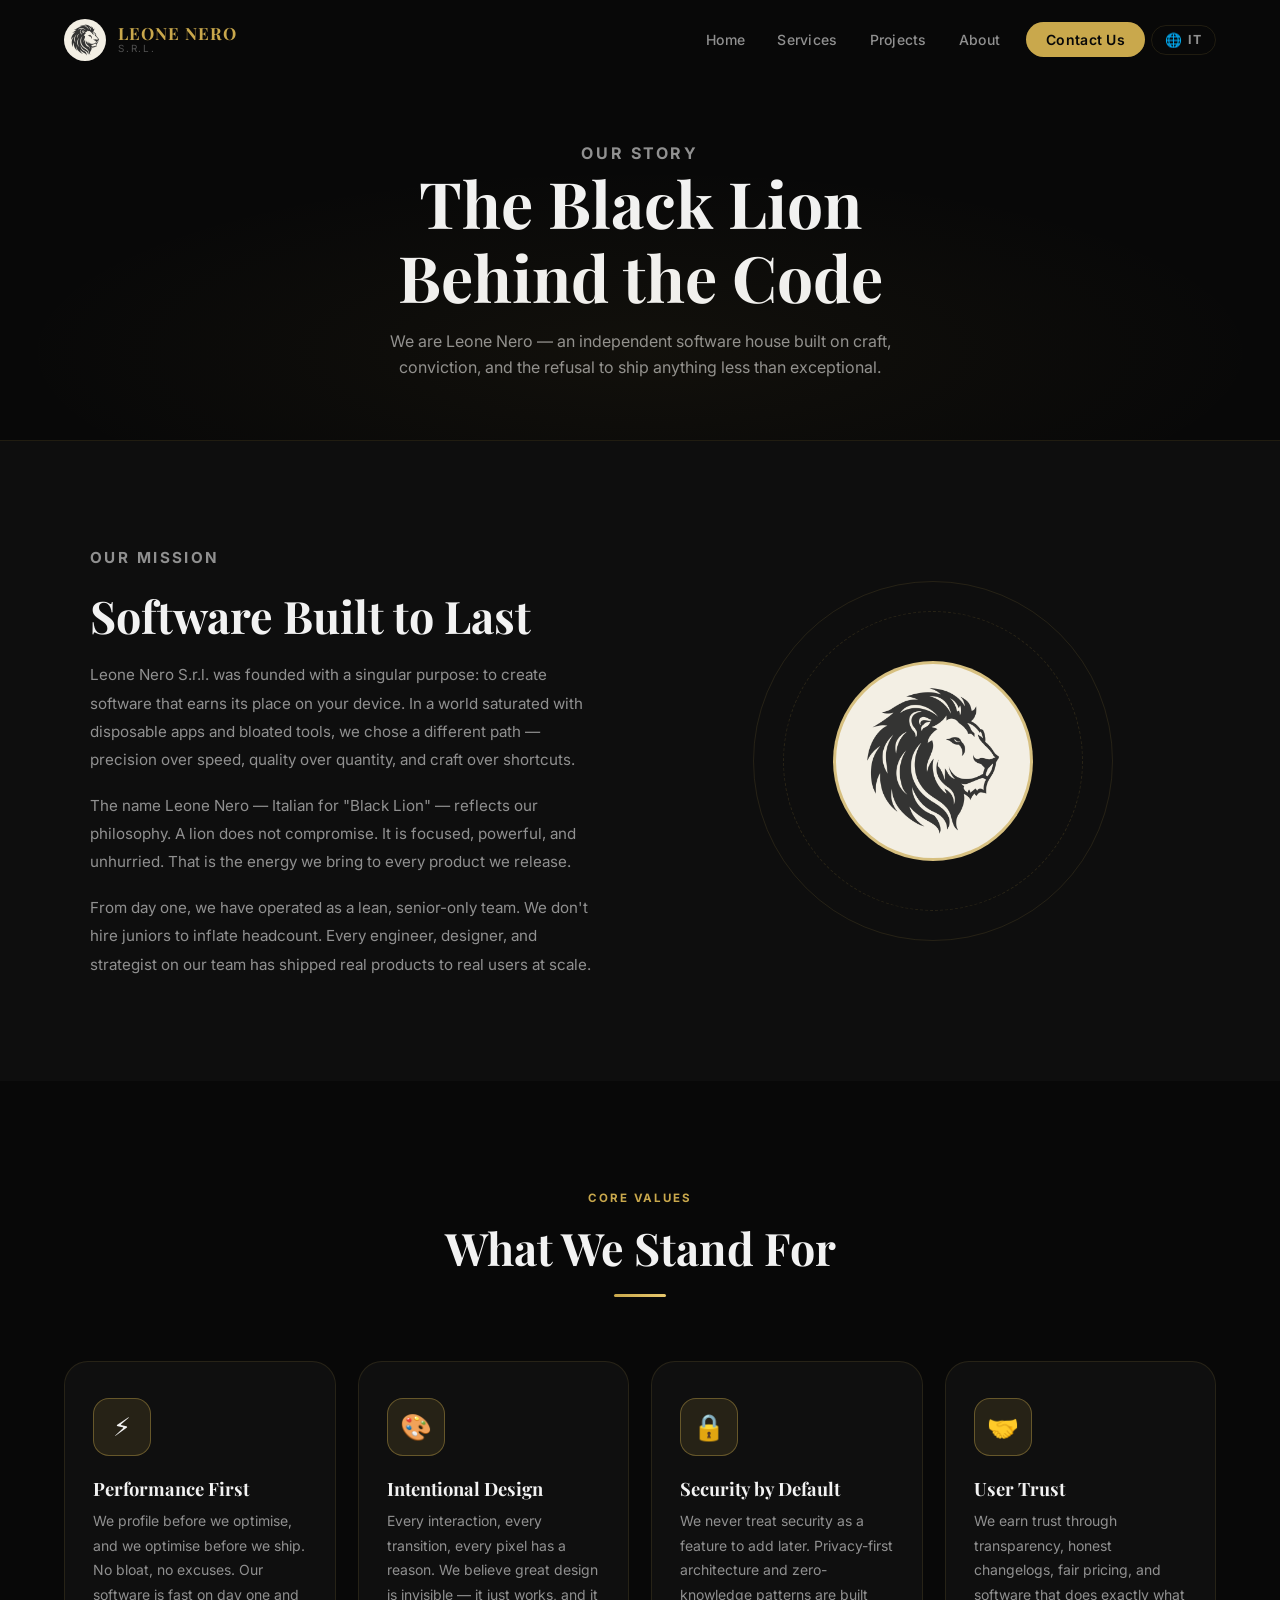
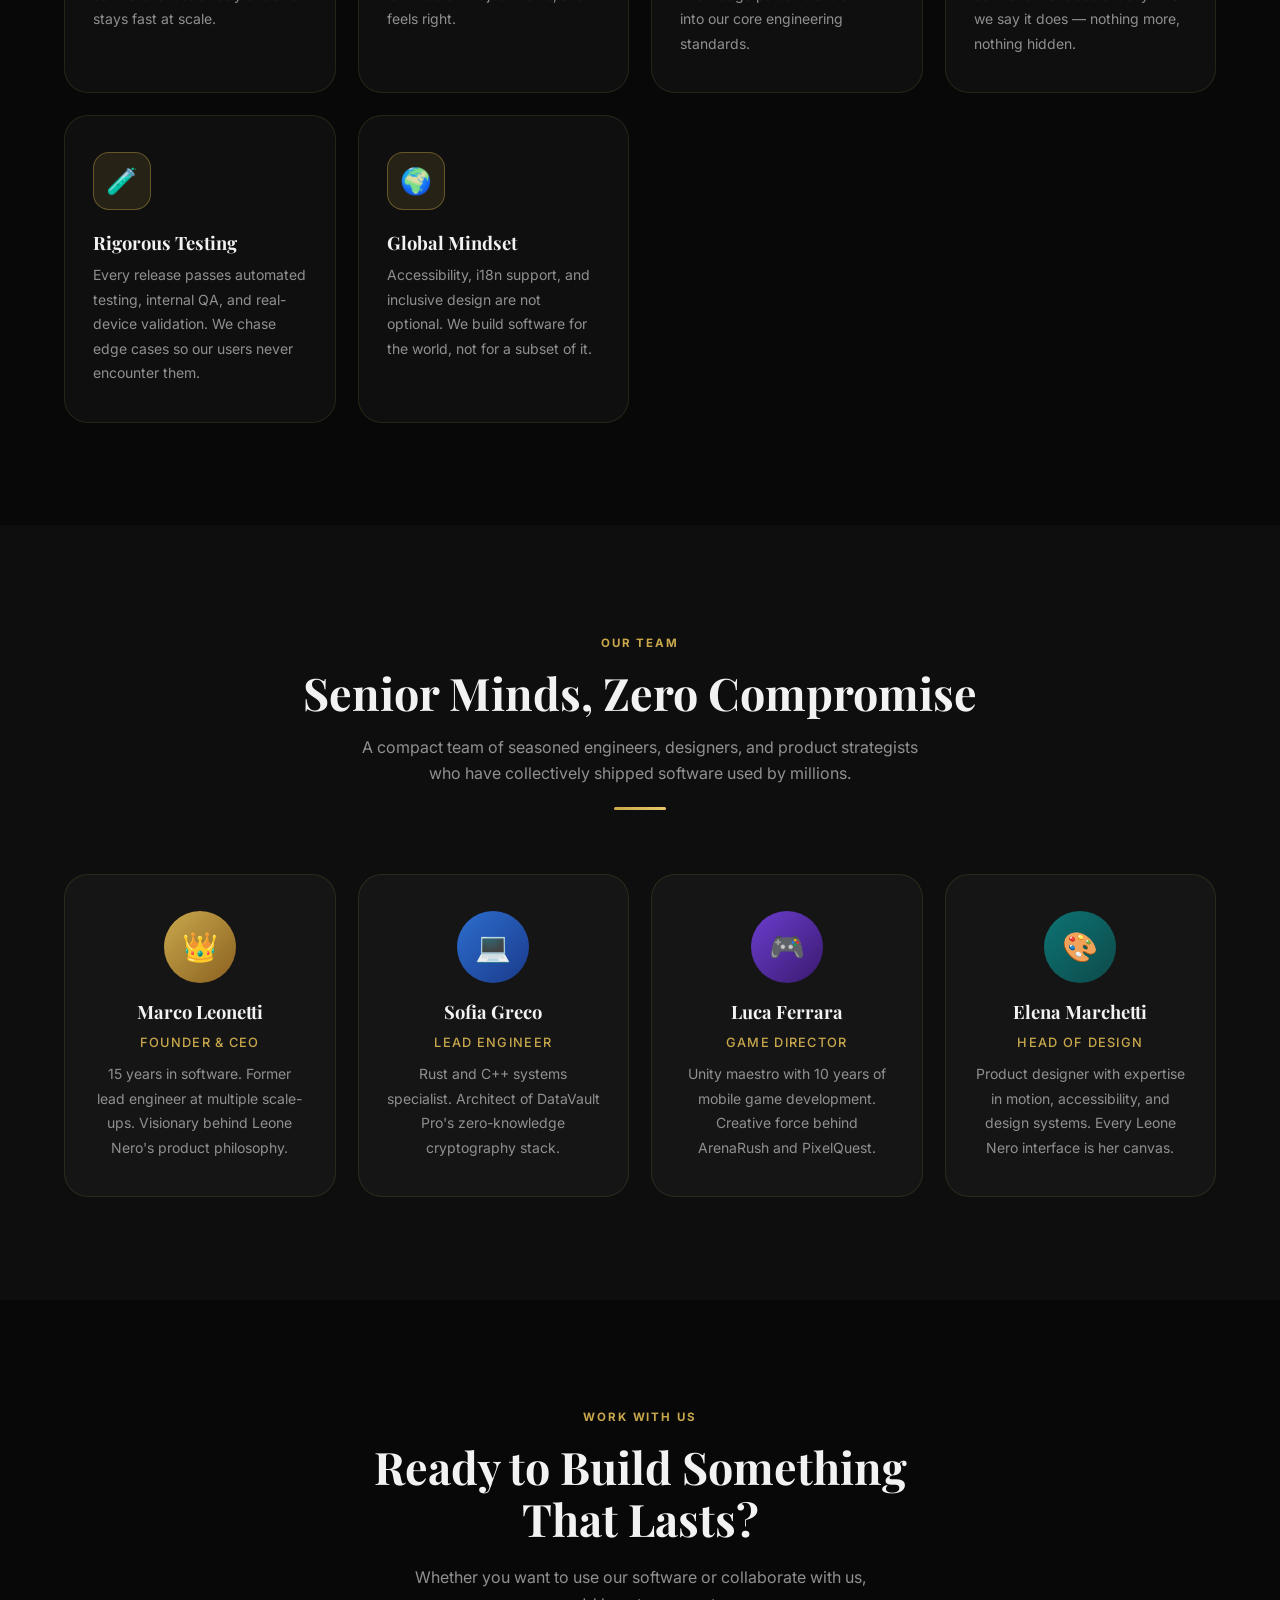
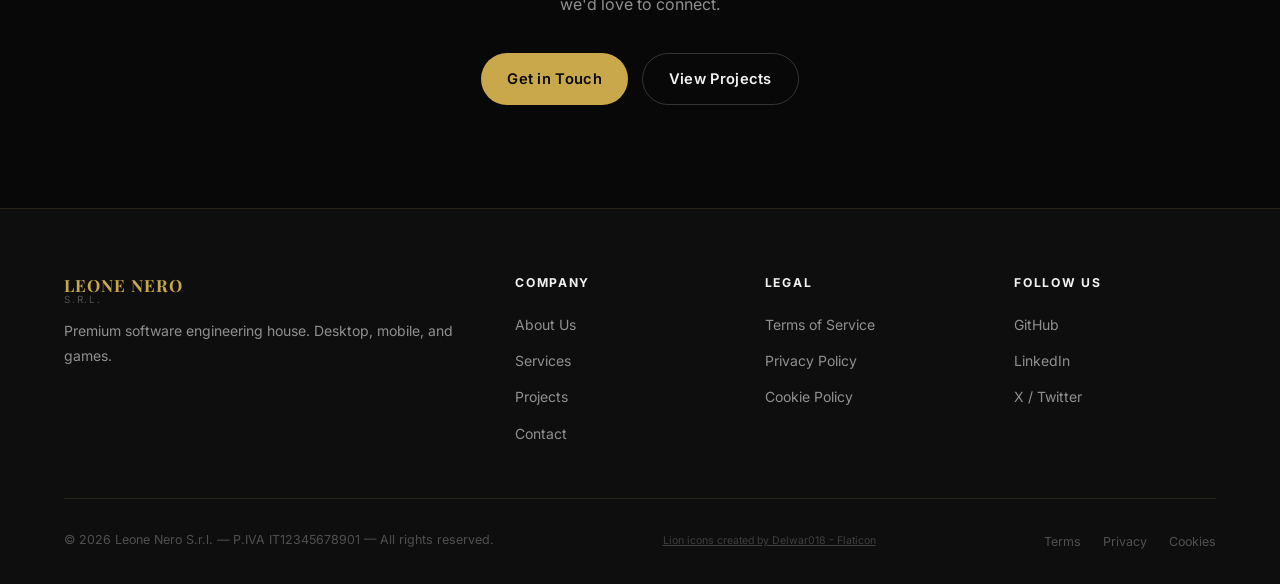
<file: about.html>
<!DOCTYPE html>
<html lang="en">
<head>
  <meta charset="UTF-8"/>
  <meta name="viewport" content="width=device-width, initial-scale=1.0"/>
  <meta name="description" content="About Leone Nero S.r.l. — Our story, values, and the team behind the software."/>
  <title>About Us — Leone Nero S.r.l.</title>
  <link rel="preconnect" href="https://fonts.googleapis.com"/>
  <link rel="preconnect" href="https://fonts.gstatic.com" crossorigin/>
  <link href="https://fonts.googleapis.com/css2?family=Playfair+Display:wght@400;600;700;900&family=Inter:wght@300;400;500;600;700&display=swap" rel="stylesheet"/>
  <link rel="stylesheet" href="css/style.css"/>
  <link rel="icon" type="image/png" href="favicon.png"/>
</head>
<body class="loaded">
<div id="site-wrap">

  <!-- NAVBAR -->
  <nav id="navbar" role="navigation" aria-label="Main navigation">
    <a href="index.html" class="nav-logo" aria-label="Leone Nero home">
      <img class="nav-logo-icon" src="lion-icon.png" alt="" aria-hidden="true"/>
      <div class="nav-logo-text">
        <span class="nav-logo-name">LEONE NERO</span>
        <span class="nav-logo-srl">S.r.l.</span>
      </div>
    </a>
    <ul class="nav-links">
      <li><a href="index.html">Home</a></li>
      <li><a href="index.html#services">Services</a></li>
      <li><a href="index.html#projects">Projects</a></li>
      <li><a href="about.html">About</a></li>
      <li><a href="contact.html" class="btn-nav-cta">Contact Us</a></li>
    </ul>
    <button id="lang-toggle" class="lang-toggle" aria-label="Switch language">
      <span class="lang-flag" aria-hidden="true">🌐</span>
      <span class="lang-label">IT</span>
    </button>
    <button id="nav-burger" class="nav-burger" aria-label="Toggle menu" aria-expanded="false">
      <span></span><span></span><span></span>
    </button>
  </nav>
  <nav id="mobile-nav" aria-label="Mobile navigation">
    <a href="index.html">Home</a>
    <a href="index.html#services">Services</a>
    <a href="index.html#projects">Projects</a>
    <a href="about.html">About</a>
    <a href="contact.html">Contact</a>
  </nav>

  <!-- PAGE HERO -->
  <div class="page-hero">
    <div class="page-hero-bg" aria-hidden="true"></div>
    <p class="s-label">Our Story</p>
    <h1>The Black Lion<br/>Behind the Code</h1>
    <p>We are Leone Nero — an independent software house built on craft, conviction, and the refusal to ship anything less than exceptional.</p>
  </div>

  <!-- MISSION -->
  <section class="section" style="background:var(--bg-secondary);">
    <div class="section-inner">
      <div class="about-grid">
        <div class="about-text">
          <p class="s-label">Our Mission</p>
          <h2 class="s-title reveal">Software Built to Last</h2>
          <p class="reveal delay-1">Leone Nero S.r.l. was founded with a singular purpose: to create software that earns its place on your device. In a world saturated with disposable apps and bloated tools, we chose a different path — precision over speed, quality over quantity, and craft over shortcuts.</p>
          <p class="reveal delay-2">The name Leone Nero — Italian for "Black Lion" — reflects our philosophy. A lion does not compromise. It is focused, powerful, and unhurried. That is the energy we bring to every product we release.</p>
          <p class="reveal delay-3">From day one, we have operated as a lean, senior-only team. We don't hire juniors to inflate headcount. Every engineer, designer, and strategist on our team has shipped real products to real users at scale.</p>
        </div>
        <div class="about-visual" aria-hidden="true">
          <div class="about-lion-wrap">
            <div class="about-lion-ring"></div>
            <div class="about-lion-ring-inner"></div>
            <img class="about-lion-svg" src="lion-icon.png" alt="" aria-hidden="true"/>
          </div>
        </div>
      </div>
    </div>
  </section>

  <!-- VALUES -->
  <section class="section" style="background:var(--bg-primary);">
    <div class="section-inner">
      <div class="section-header">
        <p class="s-label">Core Values</p>
        <h2 class="s-title">What We Stand For</h2>
        <div class="s-rule"></div>
      </div>
      <div class="services-grid">
        <div class="service-card reveal delay-1">
          <div class="service-ico">⚡</div>
          <h3 class="service-title">Performance First</h3>
          <p class="service-desc">We profile before we optimise, and we optimise before we ship. No bloat, no excuses. Our software is fast on day one and stays fast at scale.</p>
        </div>
        <div class="service-card reveal delay-2">
          <div class="service-ico">🎨</div>
          <h3 class="service-title">Intentional Design</h3>
          <p class="service-desc">Every interaction, every transition, every pixel has a reason. We believe great design is invisible — it just works, and it feels right.</p>
        </div>
        <div class="service-card reveal delay-3">
          <div class="service-ico">🔒</div>
          <h3 class="service-title">Security by Default</h3>
          <p class="service-desc">We never treat security as a feature to add later. Privacy-first architecture and zero-knowledge patterns are built into our core engineering standards.</p>
        </div>
        <div class="service-card reveal delay-4">
          <div class="service-ico">🤝</div>
          <h3 class="service-title">User Trust</h3>
          <p class="service-desc">We earn trust through transparency, honest changelogs, fair pricing, and software that does exactly what we say it does — nothing more, nothing hidden.</p>
        </div>
        <div class="service-card reveal delay-5">
          <div class="service-ico">🧪</div>
          <h3 class="service-title">Rigorous Testing</h3>
          <p class="service-desc">Every release passes automated testing, internal QA, and real-device validation. We chase edge cases so our users never encounter them.</p>
        </div>
        <div class="service-card reveal delay-6">
          <div class="service-ico">🌍</div>
          <h3 class="service-title">Global Mindset</h3>
          <p class="service-desc">Accessibility, i18n support, and inclusive design are not optional. We build software for the world, not for a subset of it.</p>
        </div>
      </div>
    </div>
  </section>

  <!-- TEAM -->
  <section class="section" style="background:var(--bg-secondary);">
    <div class="section-inner">
      <div class="section-header">
        <p class="s-label">Our Team</p>
        <h2 class="s-title">Senior Minds, Zero Compromise</h2>
        <p class="s-desc">A compact team of seasoned engineers, designers, and product strategists who have collectively shipped software used by millions.</p>
        <div class="s-rule"></div>
      </div>

      <div class="services-grid" style="grid-template-columns:repeat(auto-fit,minmax(220px,1fr));">
        <div class="service-card reveal delay-1" style="text-align:center;">
          <div style="width:72px;height:72px;border-radius:50%;background:linear-gradient(135deg,#c9a84c,#8a6020);margin:0 auto 18px;display:flex;align-items:center;justify-content:center;font-size:1.8rem;">👑</div>
          <h3 class="service-title">Marco Leonetti</h3>
          <p class="service-desc" style="color:var(--gold);font-weight:500;font-size:0.8rem;margin-bottom:8px;text-transform:uppercase;letter-spacing:0.1em;">Founder &amp; CEO</p>
          <p class="service-desc">15 years in software. Former lead engineer at multiple scale-ups. Visionary behind Leone Nero's product philosophy.</p>
        </div>
        <div class="service-card reveal delay-2" style="text-align:center;">
          <div style="width:72px;height:72px;border-radius:50%;background:linear-gradient(135deg,#2d6ecf,#1a3a8a);margin:0 auto 18px;display:flex;align-items:center;justify-content:center;font-size:1.8rem;">💻</div>
          <h3 class="service-title">Sofia Greco</h3>
          <p class="service-desc" style="color:var(--gold);font-weight:500;font-size:0.8rem;margin-bottom:8px;text-transform:uppercase;letter-spacing:0.1em;">Lead Engineer</p>
          <p class="service-desc">Rust and C++ systems specialist. Architect of DataVault Pro's zero-knowledge cryptography stack.</p>
        </div>
        <div class="service-card reveal delay-3" style="text-align:center;">
          <div style="width:72px;height:72px;border-radius:50%;background:linear-gradient(135deg,#6b3dcf,#3a1a6e);margin:0 auto 18px;display:flex;align-items:center;justify-content:center;font-size:1.8rem;">🎮</div>
          <h3 class="service-title">Luca Ferrara</h3>
          <p class="service-desc" style="color:var(--gold);font-weight:500;font-size:0.8rem;margin-bottom:8px;text-transform:uppercase;letter-spacing:0.1em;">Game Director</p>
          <p class="service-desc">Unity maestro with 10 years of mobile game development. Creative force behind ArenaRush and PixelQuest.</p>
        </div>
        <div class="service-card reveal delay-4" style="text-align:center;">
          <div style="width:72px;height:72px;border-radius:50%;background:linear-gradient(135deg,#0d7373,#0e4a4a);margin:0 auto 18px;display:flex;align-items:center;justify-content:center;font-size:1.8rem;">🎨</div>
          <h3 class="service-title">Elena Marchetti</h3>
          <p class="service-desc" style="color:var(--gold);font-weight:500;font-size:0.8rem;margin-bottom:8px;text-transform:uppercase;letter-spacing:0.1em;">Head of Design</p>
          <p class="service-desc">Product designer with expertise in motion, accessibility, and design systems. Every Leone Nero interface is her canvas.</p>
        </div>
      </div>
    </div>
  </section>

  <!-- CTA -->
  <section class="section" style="text-align:center;background:var(--bg-primary);">
    <div class="section-inner">
      <p class="s-label">Work With Us</p>
      <h2 class="s-title reveal" style="max-width:560px;margin:0 auto 20px;">Ready to Build Something That Lasts?</h2>
      <p style="color:var(--text-sub);max-width:480px;margin:0 auto 36px;" class="reveal delay-1">Whether you want to use our software or collaborate with us, we'd love to connect.</p>
      <div class="hero-btns reveal delay-2">
        <a href="contact.html" class="btn btn-primary">Get in Touch</a>
        <a href="index.html#projects" class="btn btn-outline">View Projects</a>
      </div>
    </div>
  </section>

  <!-- FOOTER -->
  <footer>
    <div class="footer-grid">
      <div class="footer-brand">
        <a href="index.html" class="nav-logo" style="display:inline-flex;" aria-label="Leone Nero home">
          <div class="nav-logo-text"><span class="nav-logo-name">LEONE NERO</span><span class="nav-logo-srl">S.r.l.</span></div>
        </a>
        <p class="footer-brand-desc">Premium software engineering house. Desktop, mobile, and games.</p>
      </div>
      <div>
        <p class="footer-col-title">Company</p>
        <ul class="footer-col-links">
          <li><a href="about.html">About Us</a></li>
          <li><a href="index.html#services">Services</a></li>
          <li><a href="index.html#projects">Projects</a></li>
          <li><a href="contact.html">Contact</a></li>
        </ul>
      </div>
      <div>
        <p class="footer-col-title">Legal</p>
        <ul class="footer-col-links">
          <li><a href="terms.html">Terms of Service</a></li>
          <li><a href="privacy.html">Privacy Policy</a></li>
          <li><a href="cookies.html">Cookie Policy</a></li>
        </ul>
      </div>
      <div>
        <p class="footer-col-title">Follow Us</p>
        <ul class="footer-col-links">
          <li><a href="https://github.com/markusmuellner13-gif" target="_blank" rel="noopener">GitHub</a></li>
          <li><a href="https://linkedin.com" target="_blank" rel="noopener">LinkedIn</a></li>
          <li><a href="https://twitter.com" target="_blank" rel="noopener">X / Twitter</a></li>
        </ul>
      </div>
    </div>
    <div class="footer-bottom">
      <p class="footer-copy">&copy; <span class="js-year"></span> Leone Nero S.r.l. — P.IVA IT12345678901 — All rights reserved.</p>
      <p class="footer-attrib"><a href="https://www.flaticon.com/free-icons/lion" title="lion icons" target="_blank" rel="noopener">Lion icons created by Delwar018 - Flaticon</a></p>
      <ul class="footer-legal">
        <li><a href="terms.html">Terms</a></li>
        <li><a href="privacy.html">Privacy</a></li>
        <li><a href="cookies.html">Cookies</a></li>
      </ul>
    </div>
  </footer>

</div>
<script src="js/main.js"></script>
<script src="js/i18n.js"></script>
</body>
</html>
</file>
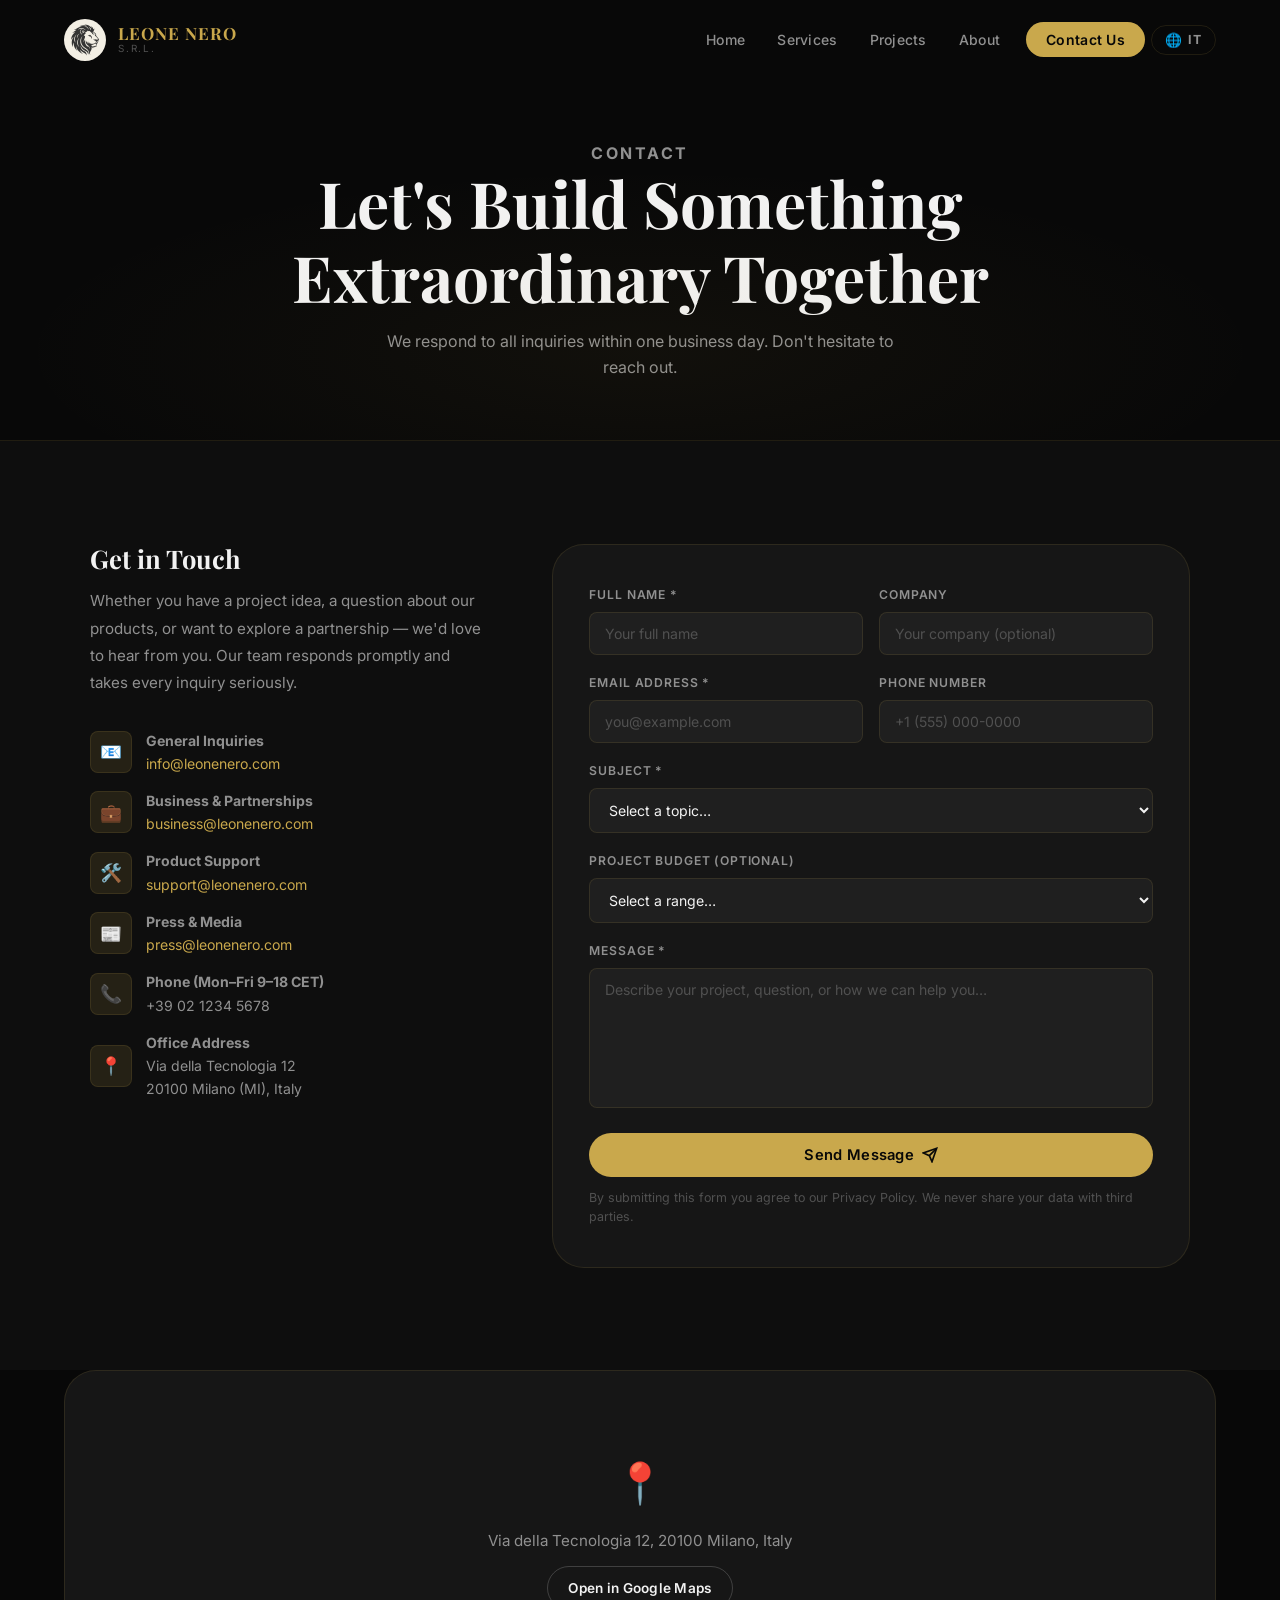
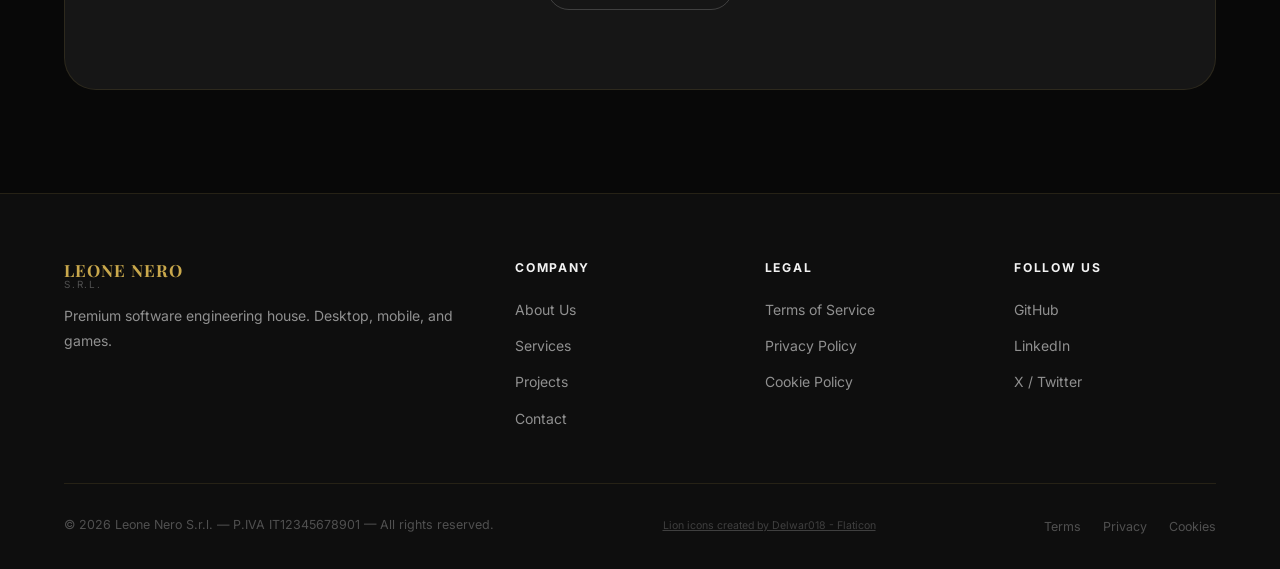
<file: contact.html>
<!DOCTYPE html>
<html lang="en">
<head>
  <meta charset="UTF-8"/>
  <meta name="viewport" content="width=device-width, initial-scale=1.0"/>
  <meta name="description" content="Contact Leone Nero S.r.l. — Get in touch for inquiries, partnerships, and support."/>
  <title>Contact — Leone Nero S.r.l.</title>
  <link rel="preconnect" href="https://fonts.googleapis.com"/>
  <link rel="preconnect" href="https://fonts.gstatic.com" crossorigin/>
  <link href="https://fonts.googleapis.com/css2?family=Playfair+Display:wght@400;600;700;900&family=Inter:wght@300;400;500;600;700&display=swap" rel="stylesheet"/>
  <link rel="stylesheet" href="css/style.css"/>
  <link rel="icon" type="image/png" href="favicon.png"/>
</head>
<body class="loaded">
<div id="site-wrap">

  <nav id="navbar" role="navigation" aria-label="Main navigation">
    <a href="index.html" class="nav-logo" aria-label="Leone Nero home">
      <img class="nav-logo-icon" src="lion-icon.png" alt="" aria-hidden="true"/>
      <div class="nav-logo-text">
        <span class="nav-logo-name">LEONE NERO</span>
        <span class="nav-logo-srl">S.r.l.</span>
      </div>
    </a>
    <ul class="nav-links">
      <li><a href="index.html">Home</a></li>
      <li><a href="index.html#services">Services</a></li>
      <li><a href="index.html#projects">Projects</a></li>
      <li><a href="about.html">About</a></li>
      <li><a href="contact.html" class="btn-nav-cta">Contact Us</a></li>
    </ul>
    <button id="lang-toggle" class="lang-toggle" aria-label="Switch language">
      <span class="lang-flag" aria-hidden="true">🌐</span>
      <span class="lang-label">IT</span>
    </button>
    <button id="nav-burger" class="nav-burger" aria-label="Toggle menu" aria-expanded="false">
      <span></span><span></span><span></span>
    </button>
  </nav>
  <nav id="mobile-nav" aria-label="Mobile navigation">
    <a href="index.html">Home</a>
    <a href="index.html#services">Services</a>
    <a href="index.html#projects">Projects</a>
    <a href="about.html">About</a>
    <a href="contact.html">Contact</a>
  </nav>

  <div class="page-hero">
    <div class="page-hero-bg" aria-hidden="true"></div>
    <p class="s-label">Contact</p>
    <h1>Let's Build Something<br/>Extraordinary Together</h1>
    <p>We respond to all inquiries within one business day. Don't hesitate to reach out.</p>
  </div>

  <section class="section" style="background:var(--bg-secondary);">
    <div class="section-inner">
      <div class="contact-grid">
        <div class="contact-info reveal reveal-left">
          <h3>Get in Touch</h3>
          <p>Whether you have a project idea, a question about our products, or want to explore a partnership — we'd love to hear from you. Our team responds promptly and takes every inquiry seriously.</p>

          <div class="contact-items">
            <div class="contact-item">
              <div class="contact-item-ico">📧</div>
              <div><strong>General Inquiries</strong><br/><a href="mailto:info@leonenero.com" style="color:var(--gold);">info@leonenero.com</a></div>
            </div>
            <div class="contact-item">
              <div class="contact-item-ico">💼</div>
              <div><strong>Business &amp; Partnerships</strong><br/><a href="mailto:business@leonenero.com" style="color:var(--gold);">business@leonenero.com</a></div>
            </div>
            <div class="contact-item">
              <div class="contact-item-ico">🛠️</div>
              <div><strong>Product Support</strong><br/><a href="mailto:support@leonenero.com" style="color:var(--gold);">support@leonenero.com</a></div>
            </div>
            <div class="contact-item">
              <div class="contact-item-ico">📰</div>
              <div><strong>Press &amp; Media</strong><br/><a href="mailto:press@leonenero.com" style="color:var(--gold);">press@leonenero.com</a></div>
            </div>
            <div class="contact-item">
              <div class="contact-item-ico">📞</div>
              <div><strong>Phone (Mon–Fri 9–18 CET)</strong><br/>+39 02 1234 5678</div>
            </div>
            <div class="contact-item">
              <div class="contact-item-ico">📍</div>
              <div><strong>Office Address</strong><br/>Via della Tecnologia 12<br/>20100 Milano (MI), Italy</div>
            </div>
          </div>
        </div>

        <div class="contact-form-wrap reveal reveal-right">
          <form id="contact-form" novalidate>
            <div class="form-row">
              <div class="form-group">
                <label for="cf-name">Full Name *</label>
                <input id="cf-name" name="name" type="text" class="form-control" placeholder="Your full name" required/>
              </div>
              <div class="form-group">
                <label for="cf-company">Company</label>
                <input id="cf-company" name="company" type="text" class="form-control" placeholder="Your company (optional)"/>
              </div>
            </div>
            <div class="form-row">
              <div class="form-group">
                <label for="cf-email">Email Address *</label>
                <input id="cf-email" name="email" type="email" class="form-control" placeholder="you@example.com" required/>
              </div>
              <div class="form-group">
                <label for="cf-phone">Phone Number</label>
                <input id="cf-phone" name="phone" type="tel" class="form-control" placeholder="+1 (555) 000-0000"/>
              </div>
            </div>
            <div class="form-group">
              <label for="cf-subject">Subject *</label>
              <select id="cf-subject" name="subject" class="form-control" required>
                <option value="" disabled selected>Select a topic…</option>
                <option>Product Inquiry</option>
                <option>Business Partnership</option>
                <option>Support Request</option>
                <option>Press &amp; Media</option>
                <option>Career Opportunity</option>
                <option>Other</option>
              </select>
            </div>
            <div class="form-group">
              <label for="cf-budget">Project Budget (optional)</label>
              <select id="cf-budget" name="budget" class="form-control">
                <option value="" disabled selected>Select a range…</option>
                <option>Under €5,000</option>
                <option>€5,000 – €15,000</option>
                <option>€15,000 – €50,000</option>
                <option>€50,000 – €150,000</option>
                <option>€150,000+</option>
              </select>
            </div>
            <div class="form-group">
              <label for="cf-message">Message *</label>
              <textarea id="cf-message" name="message" class="form-control" rows="5" placeholder="Describe your project, question, or how we can help you…" required style="min-height:140px;"></textarea>
            </div>
            <button type="submit" class="btn btn-primary" style="width:100%;justify-content:center;">
              Send Message
              <svg width="16" height="16" viewBox="0 0 24 24" fill="none" stroke="currentColor" stroke-width="2.5" aria-hidden="true"><path d="M22 2L11 13"/><path d="M22 2L15 22l-4-9-9-4 20-7z"/></svg>
            </button>
            <p class="form-notice">By submitting this form you agree to our <a href="privacy.html">Privacy Policy</a>. We never share your data with third parties.</p>
            <div id="form-error">Something went wrong — please try again or email us directly.</div>
          </form>
          <div id="form-success" style="display:none;flex-direction:column;align-items:center;justify-content:center;text-align:center;padding:36px 20px;color:var(--gold);font-weight:500;font-size:1rem;min-height:120px;">
            ✅ &nbsp;Message received! We'll get back to you within one business day.
          </div>
        </div>
      </div>
    </div>
  </section>

  <!-- MAP PLACEHOLDER -->
  <section class="section" style="background:var(--bg-primary);padding-top:0;">
    <div class="section-inner">
      <div style="border:1px solid var(--border);border-radius:var(--r-xl);overflow:hidden;height:320px;background:var(--bg-tertiary);display:flex;align-items:center;justify-content:center;flex-direction:column;gap:12px;">
        <span style="font-size:2.5rem;">📍</span>
        <p style="color:var(--text-sub);font-size:0.95rem;">Via della Tecnologia 12, 20100 Milano, Italy</p>
        <a href="https://maps.google.com/?q=Milan+Italy" target="_blank" rel="noopener" class="btn btn-outline" style="font-size:0.85rem;padding:10px 20px;">Open in Google Maps</a>
      </div>
    </div>
  </section>

  <footer>
    <div class="footer-grid">
      <div class="footer-brand">
        <a href="index.html" class="nav-logo" style="display:inline-flex;">
          <div class="nav-logo-text"><span class="nav-logo-name">LEONE NERO</span><span class="nav-logo-srl">S.r.l.</span></div>
        </a>
        <p class="footer-brand-desc">Premium software engineering house. Desktop, mobile, and games.</p>
      </div>
      <div>
        <p class="footer-col-title">Company</p>
        <ul class="footer-col-links">
          <li><a href="about.html">About Us</a></li>
          <li><a href="index.html#services">Services</a></li>
          <li><a href="index.html#projects">Projects</a></li>
          <li><a href="contact.html">Contact</a></li>
        </ul>
      </div>
      <div>
        <p class="footer-col-title">Legal</p>
        <ul class="footer-col-links">
          <li><a href="terms.html">Terms of Service</a></li>
          <li><a href="privacy.html">Privacy Policy</a></li>
          <li><a href="cookies.html">Cookie Policy</a></li>
        </ul>
      </div>
      <div>
        <p class="footer-col-title">Follow Us</p>
        <ul class="footer-col-links">
          <li><a href="https://github.com/markusmuellner13-gif" target="_blank" rel="noopener">GitHub</a></li>
          <li><a href="https://linkedin.com" target="_blank" rel="noopener">LinkedIn</a></li>
          <li><a href="https://twitter.com" target="_blank" rel="noopener">X / Twitter</a></li>
        </ul>
      </div>
    </div>
    <div class="footer-bottom">
      <p class="footer-copy">&copy; <span class="js-year"></span> Leone Nero S.r.l. — P.IVA IT12345678901 — All rights reserved.</p>
      <p class="footer-attrib"><a href="https://www.flaticon.com/free-icons/lion" title="lion icons" target="_blank" rel="noopener">Lion icons created by Delwar018 - Flaticon</a></p>
      <ul class="footer-legal">
        <li><a href="terms.html">Terms</a></li>
        <li><a href="privacy.html">Privacy</a></li>
        <li><a href="cookies.html">Cookies</a></li>
      </ul>
    </div>
  </footer>

</div>
<script src="js/main.js"></script>
<script src="js/i18n.js"></script>
</body>
</html>
</file>
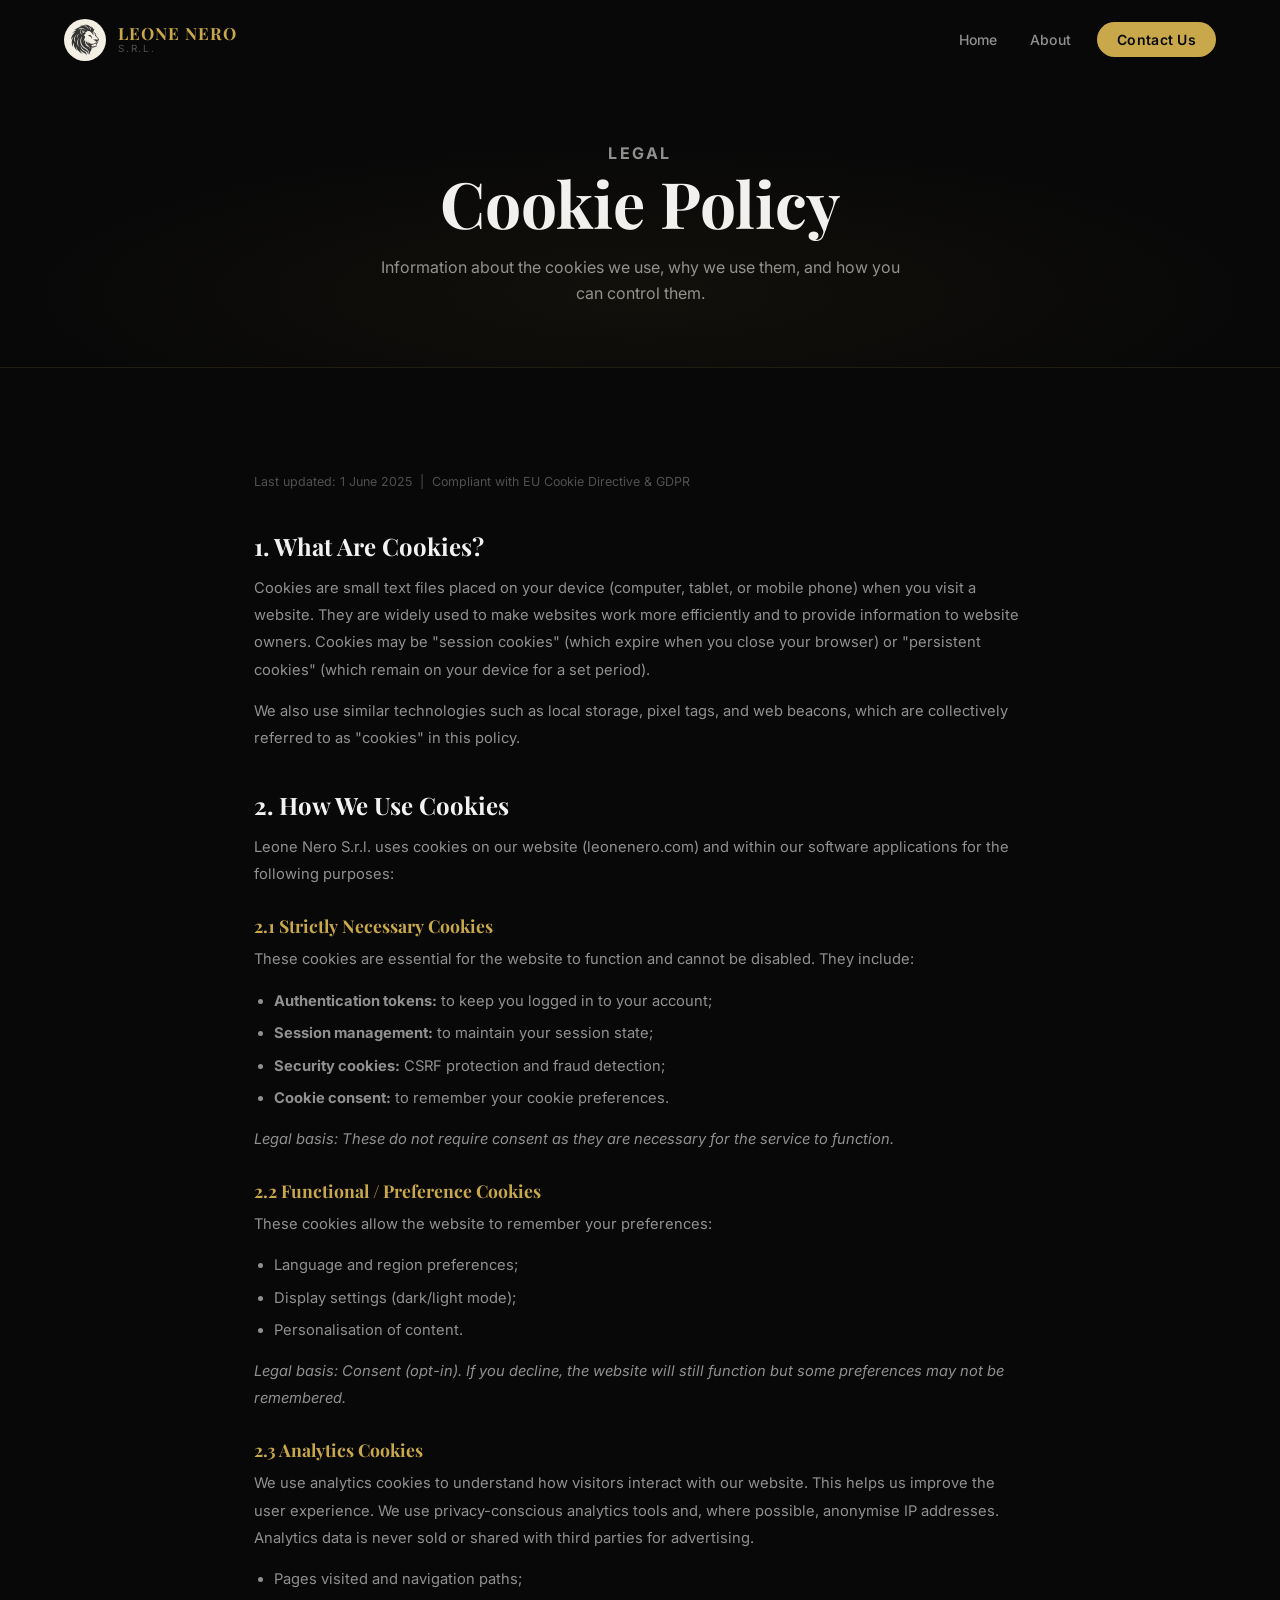
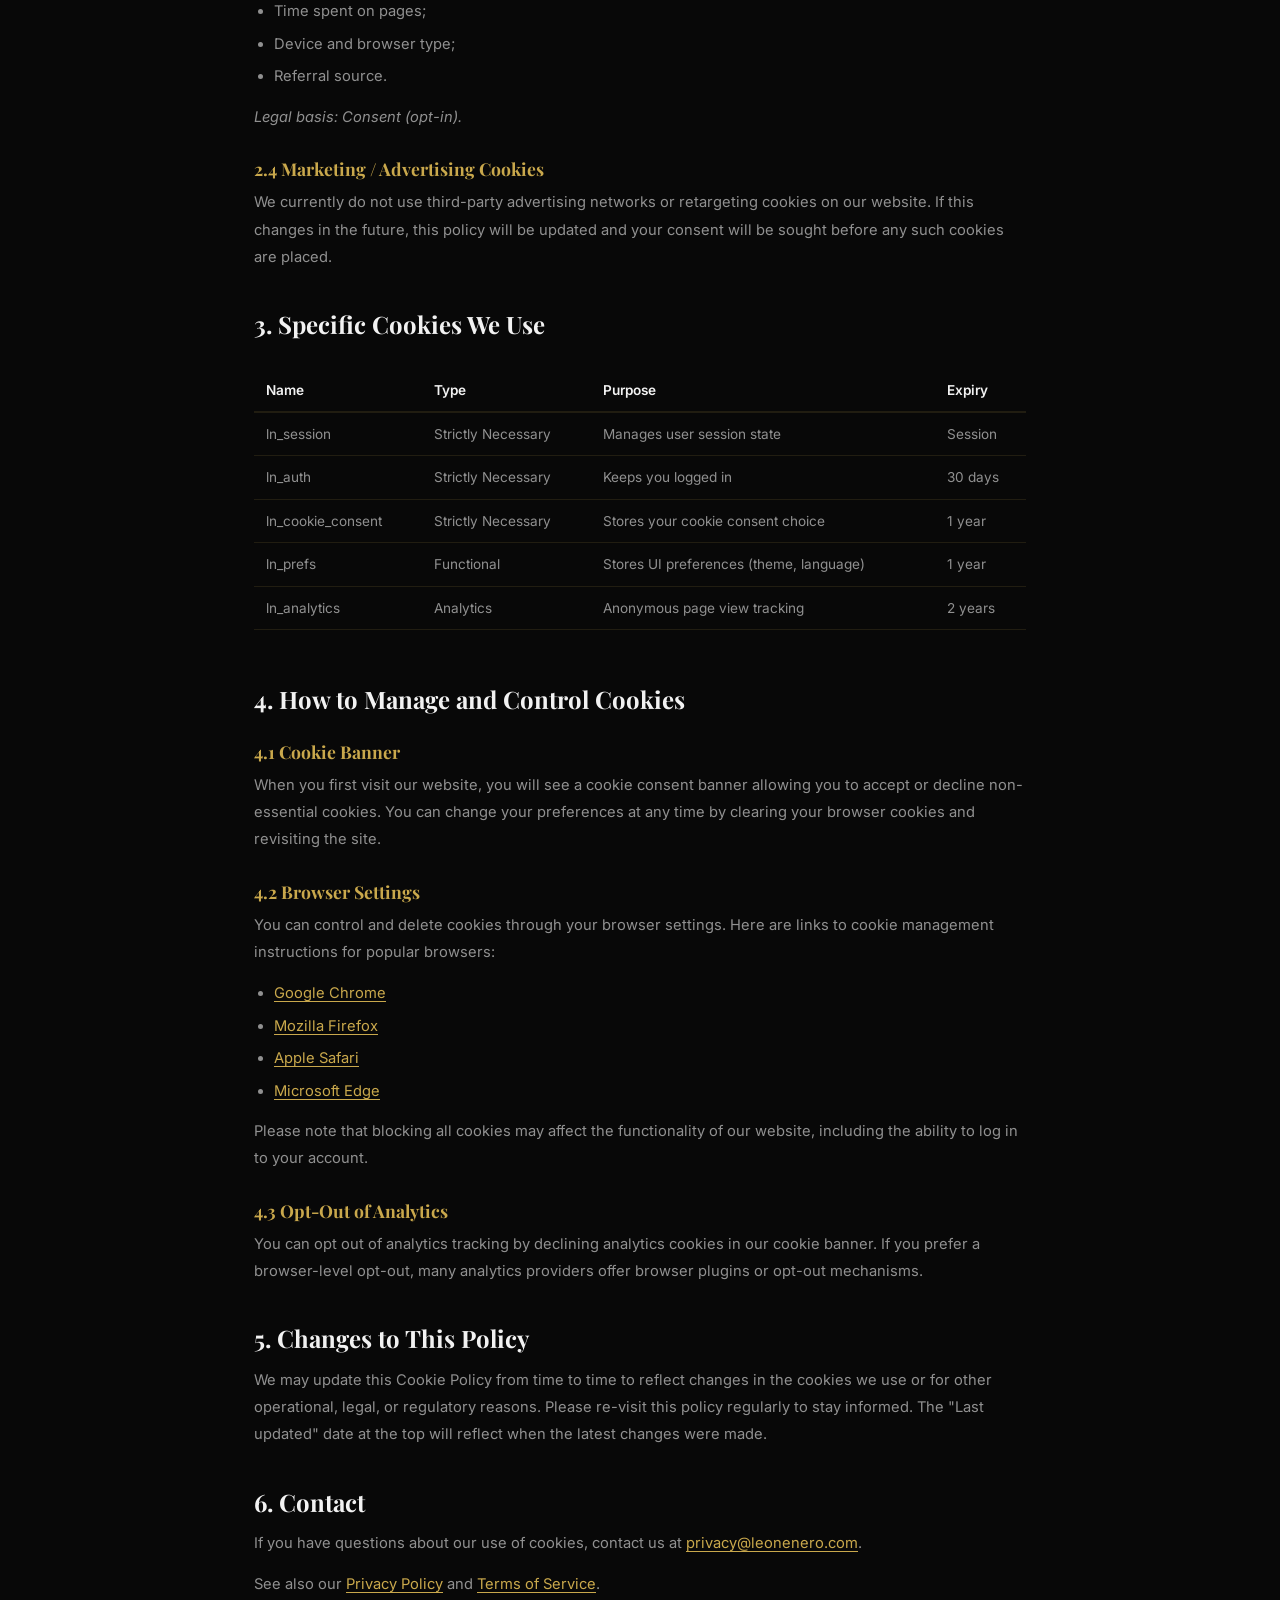
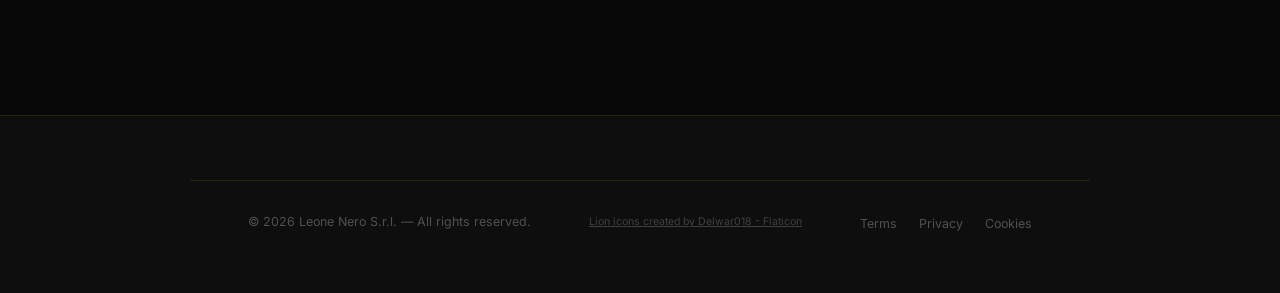
<file: cookies.html>
<!DOCTYPE html>
<html lang="en">
<head>
  <meta charset="UTF-8"/>
  <meta name="viewport" content="width=device-width, initial-scale=1.0"/>
  <meta name="description" content="Cookie Policy for Leone Nero S.r.l. — what cookies we use and how to manage them."/>
  <title>Cookie Policy — Leone Nero S.r.l.</title>
  <link rel="preconnect" href="https://fonts.googleapis.com"/>
  <link rel="preconnect" href="https://fonts.gstatic.com" crossorigin/>
  <link href="https://fonts.googleapis.com/css2?family=Playfair+Display:wght@400;600;700;900&family=Inter:wght@300;400;500;600;700&display=swap" rel="stylesheet"/>
  <link rel="stylesheet" href="css/style.css"/>
  <link rel="icon" type="image/png" href="favicon.png"/>
</head>
<body class="loaded">
<div id="site-wrap">

  <nav id="navbar" role="navigation" aria-label="Main navigation">
    <a href="index.html" class="nav-logo" aria-label="Leone Nero home">
      <img class="nav-logo-icon" src="lion-icon.png" alt="" aria-hidden="true"/>
      <div class="nav-logo-text">
        <span class="nav-logo-name">LEONE NERO</span>
        <span class="nav-logo-srl">S.r.l.</span>
      </div>
    </a>
    <ul class="nav-links">
      <li><a href="index.html">Home</a></li>
      <li><a href="about.html">About</a></li>
      <li><a href="contact.html" class="btn-nav-cta">Contact Us</a></li>
    </ul>
    <button id="nav-burger" class="nav-burger" aria-label="Toggle menu" aria-expanded="false">
      <span></span><span></span><span></span>
    </button>
  </nav>
  <nav id="mobile-nav" aria-label="Mobile navigation">
    <a href="index.html">Home</a><a href="about.html">About</a><a href="contact.html">Contact</a>
  </nav>

  <div class="page-hero">
    <div class="page-hero-bg" aria-hidden="true"></div>
    <p class="s-label">Legal</p>
    <h1>Cookie Policy</h1>
    <p>Information about the cookies we use, why we use them, and how you can control them.</p>
  </div>

  <div class="page-body">
    <p class="last-updated">Last updated: 1 June 2025 &nbsp;|&nbsp; Compliant with EU Cookie Directive &amp; GDPR</p>

    <h2>1. What Are Cookies?</h2>
    <p>Cookies are small text files placed on your device (computer, tablet, or mobile phone) when you visit a website. They are widely used to make websites work more efficiently and to provide information to website owners. Cookies may be "session cookies" (which expire when you close your browser) or "persistent cookies" (which remain on your device for a set period).</p>
    <p>We also use similar technologies such as local storage, pixel tags, and web beacons, which are collectively referred to as "cookies" in this policy.</p>

    <h2>2. How We Use Cookies</h2>
    <p>Leone Nero S.r.l. uses cookies on our website (leonenero.com) and within our software applications for the following purposes:</p>

    <h3>2.1 Strictly Necessary Cookies</h3>
    <p>These cookies are essential for the website to function and cannot be disabled. They include:</p>
    <ul>
      <li><strong>Authentication tokens:</strong> to keep you logged in to your account;</li>
      <li><strong>Session management:</strong> to maintain your session state;</li>
      <li><strong>Security cookies:</strong> CSRF protection and fraud detection;</li>
      <li><strong>Cookie consent:</strong> to remember your cookie preferences.</li>
    </ul>
    <p><em>Legal basis: These do not require consent as they are necessary for the service to function.</em></p>

    <h3>2.2 Functional / Preference Cookies</h3>
    <p>These cookies allow the website to remember your preferences:</p>
    <ul>
      <li>Language and region preferences;</li>
      <li>Display settings (dark/light mode);</li>
      <li>Personalisation of content.</li>
    </ul>
    <p><em>Legal basis: Consent (opt-in). If you decline, the website will still function but some preferences may not be remembered.</em></p>

    <h3>2.3 Analytics Cookies</h3>
    <p>We use analytics cookies to understand how visitors interact with our website. This helps us improve the user experience. We use privacy-conscious analytics tools and, where possible, anonymise IP addresses. Analytics data is never sold or shared with third parties for advertising.</p>
    <ul>
      <li>Pages visited and navigation paths;</li>
      <li>Time spent on pages;</li>
      <li>Device and browser type;</li>
      <li>Referral source.</li>
    </ul>
    <p><em>Legal basis: Consent (opt-in).</em></p>

    <h3>2.4 Marketing / Advertising Cookies</h3>
    <p>We currently do not use third-party advertising networks or retargeting cookies on our website. If this changes in the future, this policy will be updated and your consent will be sought before any such cookies are placed.</p>

    <h2>3. Specific Cookies We Use</h2>
    <div style="overflow-x:auto;">
      <table style="width:100%;border-collapse:collapse;font-size:0.85rem;margin:16px 0;">
        <thead>
          <tr style="border-bottom:2px solid var(--border);">
            <th style="text-align:left;padding:10px 12px;color:var(--text);font-weight:600;">Name</th>
            <th style="text-align:left;padding:10px 12px;color:var(--text);font-weight:600;">Type</th>
            <th style="text-align:left;padding:10px 12px;color:var(--text);font-weight:600;">Purpose</th>
            <th style="text-align:left;padding:10px 12px;color:var(--text);font-weight:600;">Expiry</th>
          </tr>
        </thead>
        <tbody>
          <tr style="border-bottom:1px solid var(--border);">
            <td style="padding:10px 12px;color:var(--text-sub);">ln_session</td>
            <td style="padding:10px 12px;color:var(--text-sub);">Strictly Necessary</td>
            <td style="padding:10px 12px;color:var(--text-sub);">Manages user session state</td>
            <td style="padding:10px 12px;color:var(--text-sub);">Session</td>
          </tr>
          <tr style="border-bottom:1px solid var(--border);">
            <td style="padding:10px 12px;color:var(--text-sub);">ln_auth</td>
            <td style="padding:10px 12px;color:var(--text-sub);">Strictly Necessary</td>
            <td style="padding:10px 12px;color:var(--text-sub);">Keeps you logged in</td>
            <td style="padding:10px 12px;color:var(--text-sub);">30 days</td>
          </tr>
          <tr style="border-bottom:1px solid var(--border);">
            <td style="padding:10px 12px;color:var(--text-sub);">ln_cookie_consent</td>
            <td style="padding:10px 12px;color:var(--text-sub);">Strictly Necessary</td>
            <td style="padding:10px 12px;color:var(--text-sub);">Stores your cookie consent choice</td>
            <td style="padding:10px 12px;color:var(--text-sub);">1 year</td>
          </tr>
          <tr style="border-bottom:1px solid var(--border);">
            <td style="padding:10px 12px;color:var(--text-sub);">ln_prefs</td>
            <td style="padding:10px 12px;color:var(--text-sub);">Functional</td>
            <td style="padding:10px 12px;color:var(--text-sub);">Stores UI preferences (theme, language)</td>
            <td style="padding:10px 12px;color:var(--text-sub);">1 year</td>
          </tr>
          <tr style="border-bottom:1px solid var(--border);">
            <td style="padding:10px 12px;color:var(--text-sub);">ln_analytics</td>
            <td style="padding:10px 12px;color:var(--text-sub);">Analytics</td>
            <td style="padding:10px 12px;color:var(--text-sub);">Anonymous page view tracking</td>
            <td style="padding:10px 12px;color:var(--text-sub);">2 years</td>
          </tr>
        </tbody>
      </table>
    </div>

    <h2>4. How to Manage and Control Cookies</h2>
    <h3>4.1 Cookie Banner</h3>
    <p>When you first visit our website, you will see a cookie consent banner allowing you to accept or decline non-essential cookies. You can change your preferences at any time by clearing your browser cookies and revisiting the site.</p>

    <h3>4.2 Browser Settings</h3>
    <p>You can control and delete cookies through your browser settings. Here are links to cookie management instructions for popular browsers:</p>
    <ul>
      <li><a href="https://support.google.com/chrome/answer/95647" target="_blank" rel="noopener">Google Chrome</a></li>
      <li><a href="https://support.mozilla.org/en-US/kb/cookies-information-websites-store-on-your-computer" target="_blank" rel="noopener">Mozilla Firefox</a></li>
      <li><a href="https://support.apple.com/en-gb/guide/safari/sfri11471/mac" target="_blank" rel="noopener">Apple Safari</a></li>
      <li><a href="https://support.microsoft.com/en-gb/help/17442/windows-internet-explorer-delete-manage-cookies" target="_blank" rel="noopener">Microsoft Edge</a></li>
    </ul>
    <p>Please note that blocking all cookies may affect the functionality of our website, including the ability to log in to your account.</p>

    <h3>4.3 Opt-Out of Analytics</h3>
    <p>You can opt out of analytics tracking by declining analytics cookies in our cookie banner. If you prefer a browser-level opt-out, many analytics providers offer browser plugins or opt-out mechanisms.</p>

    <h2>5. Changes to This Policy</h2>
    <p>We may update this Cookie Policy from time to time to reflect changes in the cookies we use or for other operational, legal, or regulatory reasons. Please re-visit this policy regularly to stay informed. The "Last updated" date at the top will reflect when the latest changes were made.</p>

    <h2>6. Contact</h2>
    <p>If you have questions about our use of cookies, contact us at <a href="mailto:privacy@leonenero.com">privacy@leonenero.com</a>.</p>
    <p>See also our <a href="privacy.html">Privacy Policy</a> and <a href="terms.html">Terms of Service</a>.</p>
  </div>

  <footer>
    <div class="footer-bottom" style="max-width:900px;margin:0 auto;padding:28px clamp(20px,5%,80px);">
      <p class="footer-copy">&copy; <span class="js-year"></span> Leone Nero S.r.l. — All rights reserved.</p>
      <p class="footer-attrib"><a href="https://www.flaticon.com/free-icons/lion" title="lion icons" target="_blank" rel="noopener">Lion icons created by Delwar018 - Flaticon</a></p>
      <ul class="footer-legal">
        <li><a href="terms.html">Terms</a></li>
        <li><a href="privacy.html">Privacy</a></li>
        <li><a href="cookies.html">Cookies</a></li>
      </ul>
    </div>
  </footer>

</div>
<script src="js/main.js"></script>
</body>
</html>
</file>
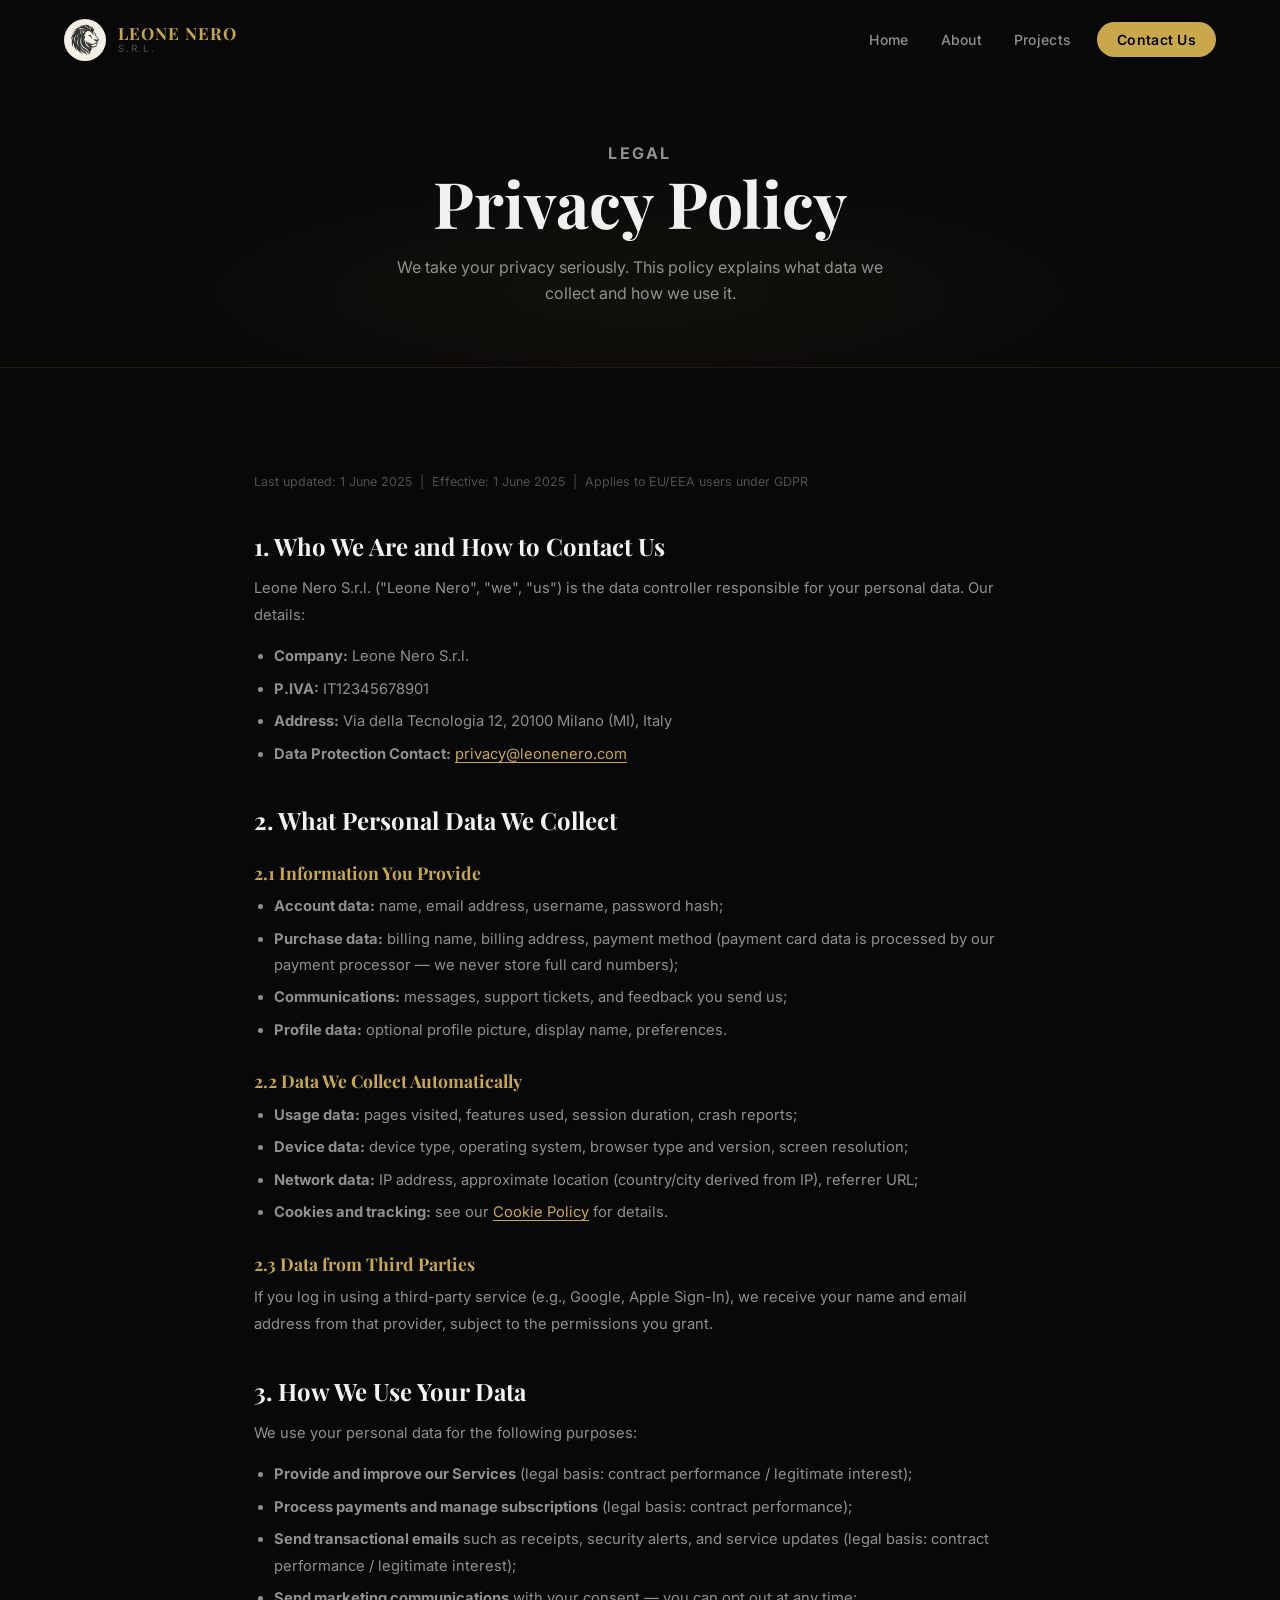
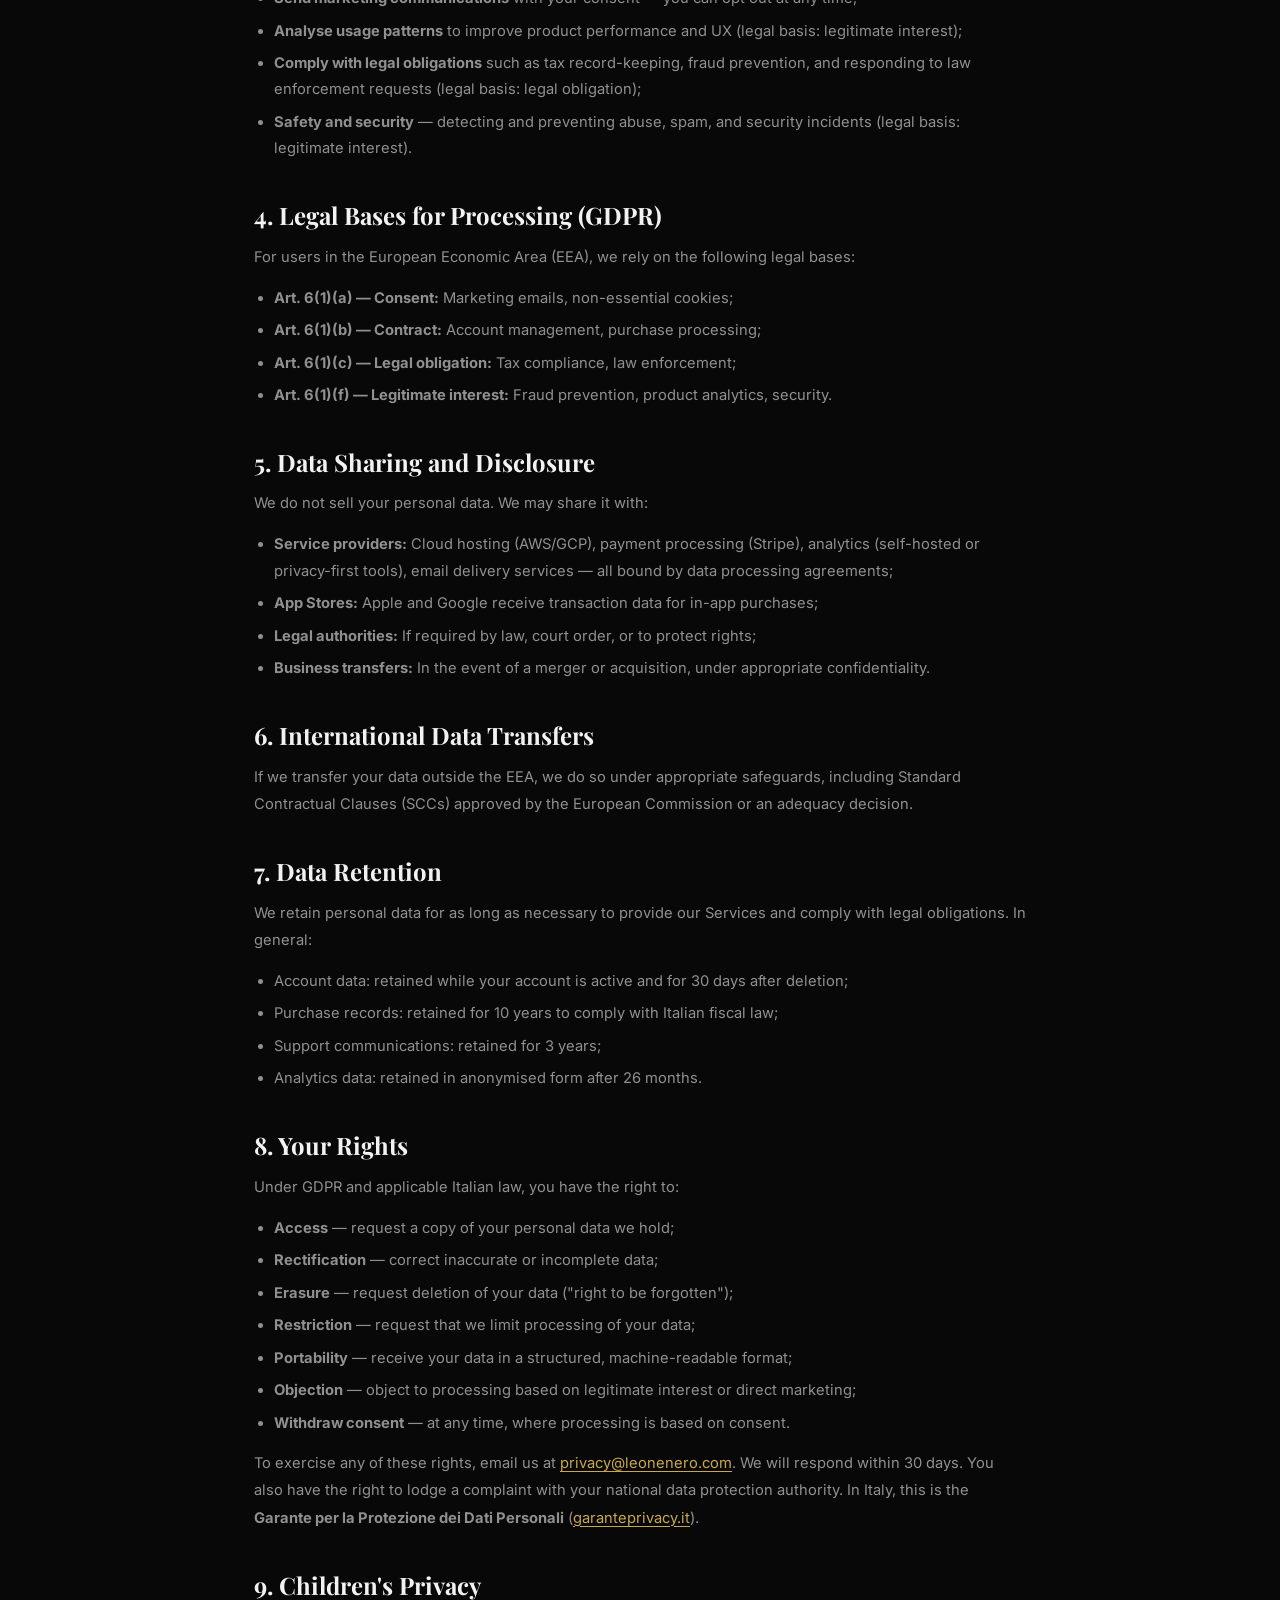
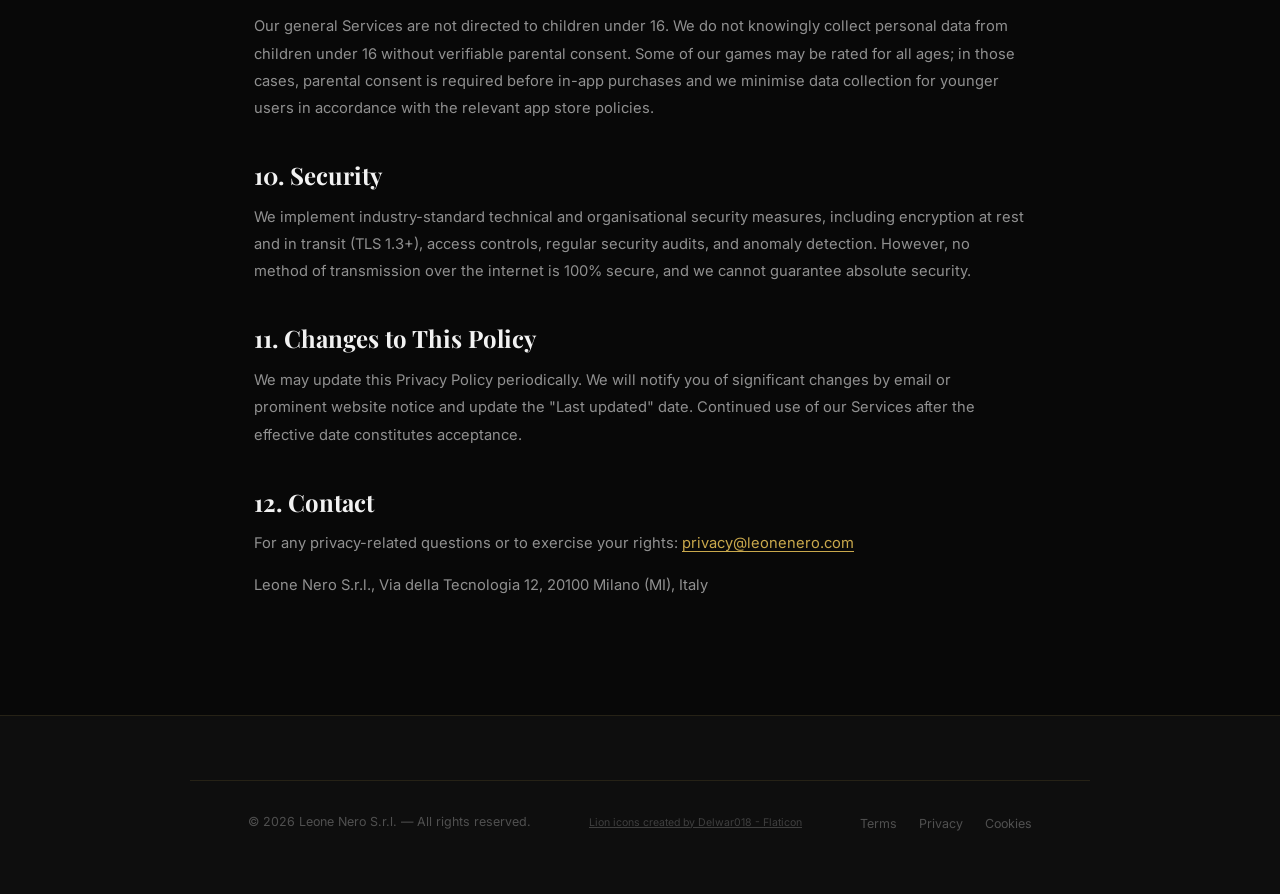
<file: privacy.html>
<!DOCTYPE html>
<html lang="en">
<head>
  <meta charset="UTF-8"/>
  <meta name="viewport" content="width=device-width, initial-scale=1.0"/>
  <meta name="description" content="Privacy Policy for Leone Nero S.r.l. — how we collect, use, and protect your personal data."/>
  <title>Privacy Policy — Leone Nero S.r.l.</title>
  <link rel="preconnect" href="https://fonts.googleapis.com"/>
  <link rel="preconnect" href="https://fonts.gstatic.com" crossorigin/>
  <link href="https://fonts.googleapis.com/css2?family=Playfair+Display:wght@400;600;700;900&family=Inter:wght@300;400;500;600;700&display=swap" rel="stylesheet"/>
  <link rel="stylesheet" href="css/style.css"/>
  <link rel="icon" type="image/png" href="favicon.png"/>
</head>
<body class="loaded">
<div id="site-wrap">

  <nav id="navbar" role="navigation" aria-label="Main navigation">
    <a href="index.html" class="nav-logo" aria-label="Leone Nero home">
      <img class="nav-logo-icon" src="lion-icon.png" alt="" aria-hidden="true"/>
      <div class="nav-logo-text">
        <span class="nav-logo-name">LEONE NERO</span>
        <span class="nav-logo-srl">S.r.l.</span>
      </div>
    </a>
    <ul class="nav-links">
      <li><a href="index.html">Home</a></li>
      <li><a href="about.html">About</a></li>
      <li><a href="index.html#projects">Projects</a></li>
      <li><a href="contact.html" class="btn-nav-cta">Contact Us</a></li>
    </ul>
    <button id="nav-burger" class="nav-burger" aria-label="Toggle menu" aria-expanded="false">
      <span></span><span></span><span></span>
    </button>
  </nav>
  <nav id="mobile-nav" aria-label="Mobile navigation">
    <a href="index.html">Home</a><a href="about.html">About</a><a href="contact.html">Contact</a>
  </nav>

  <div class="page-hero">
    <div class="page-hero-bg" aria-hidden="true"></div>
    <p class="s-label">Legal</p>
    <h1>Privacy Policy</h1>
    <p>We take your privacy seriously. This policy explains what data we collect and how we use it.</p>
  </div>

  <div class="page-body">
    <p class="last-updated">Last updated: 1 June 2025 &nbsp;|&nbsp; Effective: 1 June 2025 &nbsp;|&nbsp; Applies to EU/EEA users under GDPR</p>

    <h2>1. Who We Are and How to Contact Us</h2>
    <p>Leone Nero S.r.l. ("Leone Nero", "we", "us") is the data controller responsible for your personal data. Our details:</p>
    <ul>
      <li><strong>Company:</strong> Leone Nero S.r.l.</li>
      <li><strong>P.IVA:</strong> IT12345678901</li>
      <li><strong>Address:</strong> Via della Tecnologia 12, 20100 Milano (MI), Italy</li>
      <li><strong>Data Protection Contact:</strong> <a href="mailto:privacy@leonenero.com">privacy@leonenero.com</a></li>
    </ul>

    <h2>2. What Personal Data We Collect</h2>
    <h3>2.1 Information You Provide</h3>
    <ul>
      <li><strong>Account data:</strong> name, email address, username, password hash;</li>
      <li><strong>Purchase data:</strong> billing name, billing address, payment method (payment card data is processed by our payment processor — we never store full card numbers);</li>
      <li><strong>Communications:</strong> messages, support tickets, and feedback you send us;</li>
      <li><strong>Profile data:</strong> optional profile picture, display name, preferences.</li>
    </ul>
    <h3>2.2 Data We Collect Automatically</h3>
    <ul>
      <li><strong>Usage data:</strong> pages visited, features used, session duration, crash reports;</li>
      <li><strong>Device data:</strong> device type, operating system, browser type and version, screen resolution;</li>
      <li><strong>Network data:</strong> IP address, approximate location (country/city derived from IP), referrer URL;</li>
      <li><strong>Cookies and tracking:</strong> see our <a href="cookies.html">Cookie Policy</a> for details.</li>
    </ul>
    <h3>2.3 Data from Third Parties</h3>
    <p>If you log in using a third-party service (e.g., Google, Apple Sign-In), we receive your name and email address from that provider, subject to the permissions you grant.</p>

    <h2>3. How We Use Your Data</h2>
    <p>We use your personal data for the following purposes:</p>
    <ul>
      <li><strong>Provide and improve our Services</strong> (legal basis: contract performance / legitimate interest);</li>
      <li><strong>Process payments and manage subscriptions</strong> (legal basis: contract performance);</li>
      <li><strong>Send transactional emails</strong> such as receipts, security alerts, and service updates (legal basis: contract performance / legitimate interest);</li>
      <li><strong>Send marketing communications</strong> with your consent — you can opt out at any time;</li>
      <li><strong>Analyse usage patterns</strong> to improve product performance and UX (legal basis: legitimate interest);</li>
      <li><strong>Comply with legal obligations</strong> such as tax record-keeping, fraud prevention, and responding to law enforcement requests (legal basis: legal obligation);</li>
      <li><strong>Safety and security</strong> — detecting and preventing abuse, spam, and security incidents (legal basis: legitimate interest).</li>
    </ul>

    <h2>4. Legal Bases for Processing (GDPR)</h2>
    <p>For users in the European Economic Area (EEA), we rely on the following legal bases:</p>
    <ul>
      <li><strong>Art. 6(1)(a) — Consent:</strong> Marketing emails, non-essential cookies;</li>
      <li><strong>Art. 6(1)(b) — Contract:</strong> Account management, purchase processing;</li>
      <li><strong>Art. 6(1)(c) — Legal obligation:</strong> Tax compliance, law enforcement;</li>
      <li><strong>Art. 6(1)(f) — Legitimate interest:</strong> Fraud prevention, product analytics, security.</li>
    </ul>

    <h2>5. Data Sharing and Disclosure</h2>
    <p>We do not sell your personal data. We may share it with:</p>
    <ul>
      <li><strong>Service providers:</strong> Cloud hosting (AWS/GCP), payment processing (Stripe), analytics (self-hosted or privacy-first tools), email delivery services — all bound by data processing agreements;</li>
      <li><strong>App Stores:</strong> Apple and Google receive transaction data for in-app purchases;</li>
      <li><strong>Legal authorities:</strong> If required by law, court order, or to protect rights;</li>
      <li><strong>Business transfers:</strong> In the event of a merger or acquisition, under appropriate confidentiality.</li>
    </ul>

    <h2>6. International Data Transfers</h2>
    <p>If we transfer your data outside the EEA, we do so under appropriate safeguards, including Standard Contractual Clauses (SCCs) approved by the European Commission or an adequacy decision.</p>

    <h2>7. Data Retention</h2>
    <p>We retain personal data for as long as necessary to provide our Services and comply with legal obligations. In general:</p>
    <ul>
      <li>Account data: retained while your account is active and for 30 days after deletion;</li>
      <li>Purchase records: retained for 10 years to comply with Italian fiscal law;</li>
      <li>Support communications: retained for 3 years;</li>
      <li>Analytics data: retained in anonymised form after 26 months.</li>
    </ul>

    <h2>8. Your Rights</h2>
    <p>Under GDPR and applicable Italian law, you have the right to:</p>
    <ul>
      <li><strong>Access</strong> — request a copy of your personal data we hold;</li>
      <li><strong>Rectification</strong> — correct inaccurate or incomplete data;</li>
      <li><strong>Erasure</strong> — request deletion of your data ("right to be forgotten");</li>
      <li><strong>Restriction</strong> — request that we limit processing of your data;</li>
      <li><strong>Portability</strong> — receive your data in a structured, machine-readable format;</li>
      <li><strong>Objection</strong> — object to processing based on legitimate interest or direct marketing;</li>
      <li><strong>Withdraw consent</strong> — at any time, where processing is based on consent.</li>
    </ul>
    <p>To exercise any of these rights, email us at <a href="mailto:privacy@leonenero.com">privacy@leonenero.com</a>. We will respond within 30 days. You also have the right to lodge a complaint with your national data protection authority. In Italy, this is the <strong>Garante per la Protezione dei Dati Personali</strong> (<a href="https://www.garanteprivacy.it" target="_blank" rel="noopener">garanteprivacy.it</a>).</p>

    <h2>9. Children's Privacy</h2>
    <p>Our general Services are not directed to children under 16. We do not knowingly collect personal data from children under 16 without verifiable parental consent. Some of our games may be rated for all ages; in those cases, parental consent is required before in-app purchases and we minimise data collection for younger users in accordance with the relevant app store policies.</p>

    <h2>10. Security</h2>
    <p>We implement industry-standard technical and organisational security measures, including encryption at rest and in transit (TLS 1.3+), access controls, regular security audits, and anomaly detection. However, no method of transmission over the internet is 100% secure, and we cannot guarantee absolute security.</p>

    <h2>11. Changes to This Policy</h2>
    <p>We may update this Privacy Policy periodically. We will notify you of significant changes by email or prominent website notice and update the "Last updated" date. Continued use of our Services after the effective date constitutes acceptance.</p>

    <h2>12. Contact</h2>
    <p>For any privacy-related questions or to exercise your rights: <a href="mailto:privacy@leonenero.com">privacy@leonenero.com</a></p>
    <p>Leone Nero S.r.l., Via della Tecnologia 12, 20100 Milano (MI), Italy</p>
  </div>

  <footer>
    <div class="footer-bottom" style="max-width:900px;margin:0 auto;padding:28px clamp(20px,5%,80px);">
      <p class="footer-copy">&copy; <span class="js-year"></span> Leone Nero S.r.l. — All rights reserved.</p>
      <p class="footer-attrib"><a href="https://www.flaticon.com/free-icons/lion" title="lion icons" target="_blank" rel="noopener">Lion icons created by Delwar018 - Flaticon</a></p>
      <ul class="footer-legal">
        <li><a href="terms.html">Terms</a></li>
        <li><a href="privacy.html">Privacy</a></li>
        <li><a href="cookies.html">Cookies</a></li>
      </ul>
    </div>
  </footer>

</div>
<script src="js/main.js"></script>
</body>
</html>
</file>
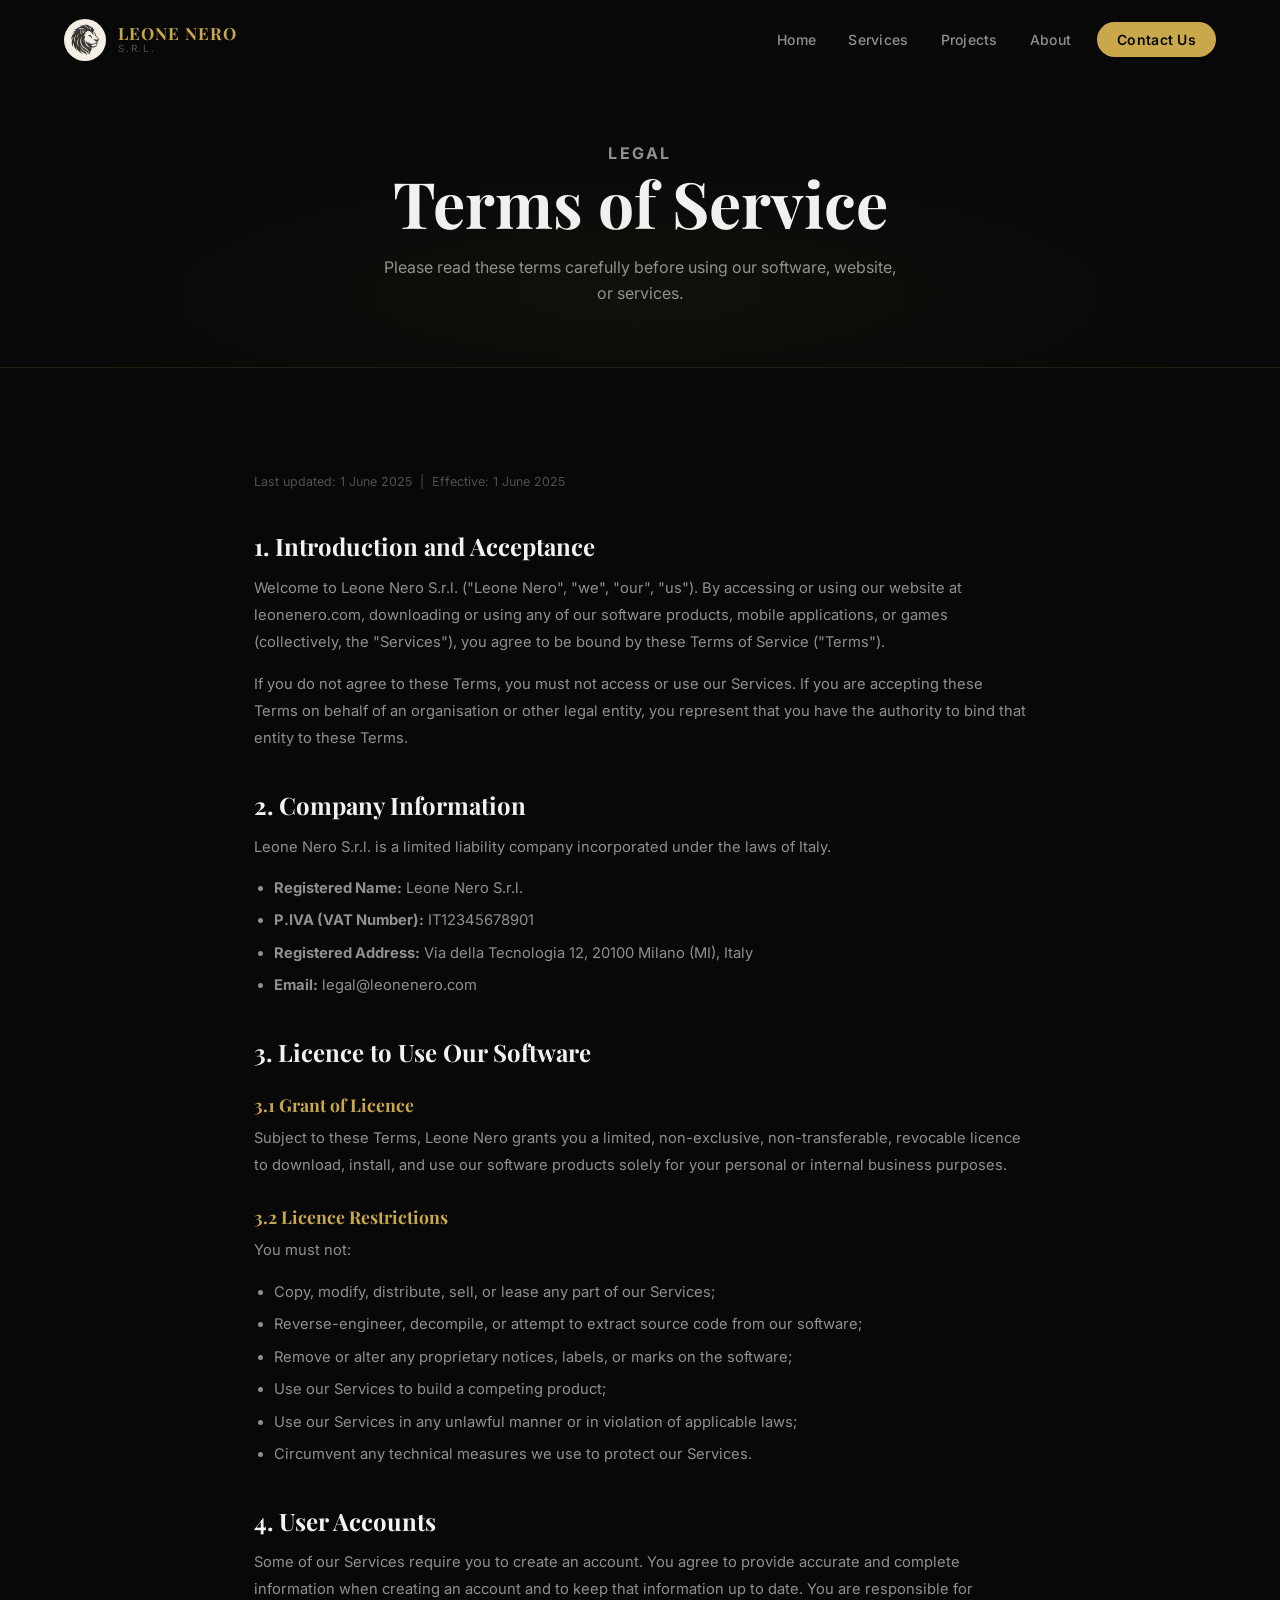
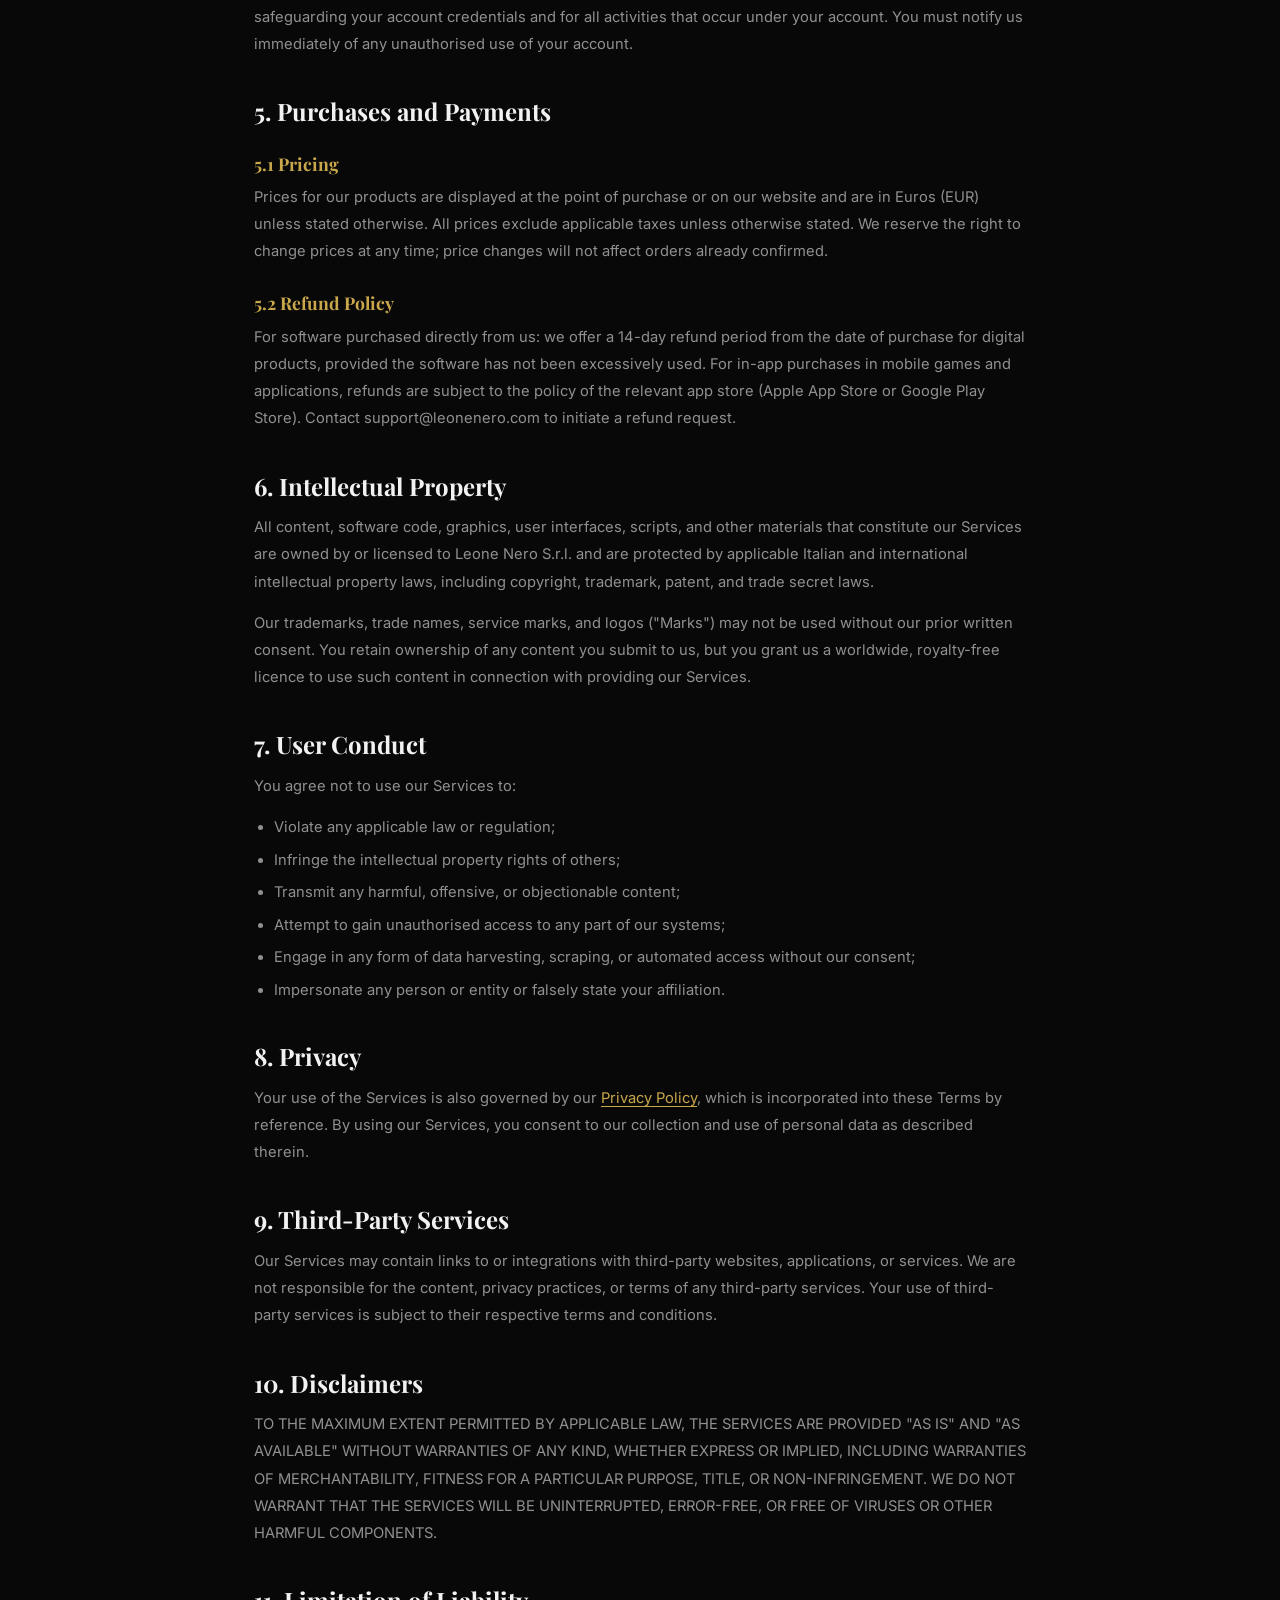
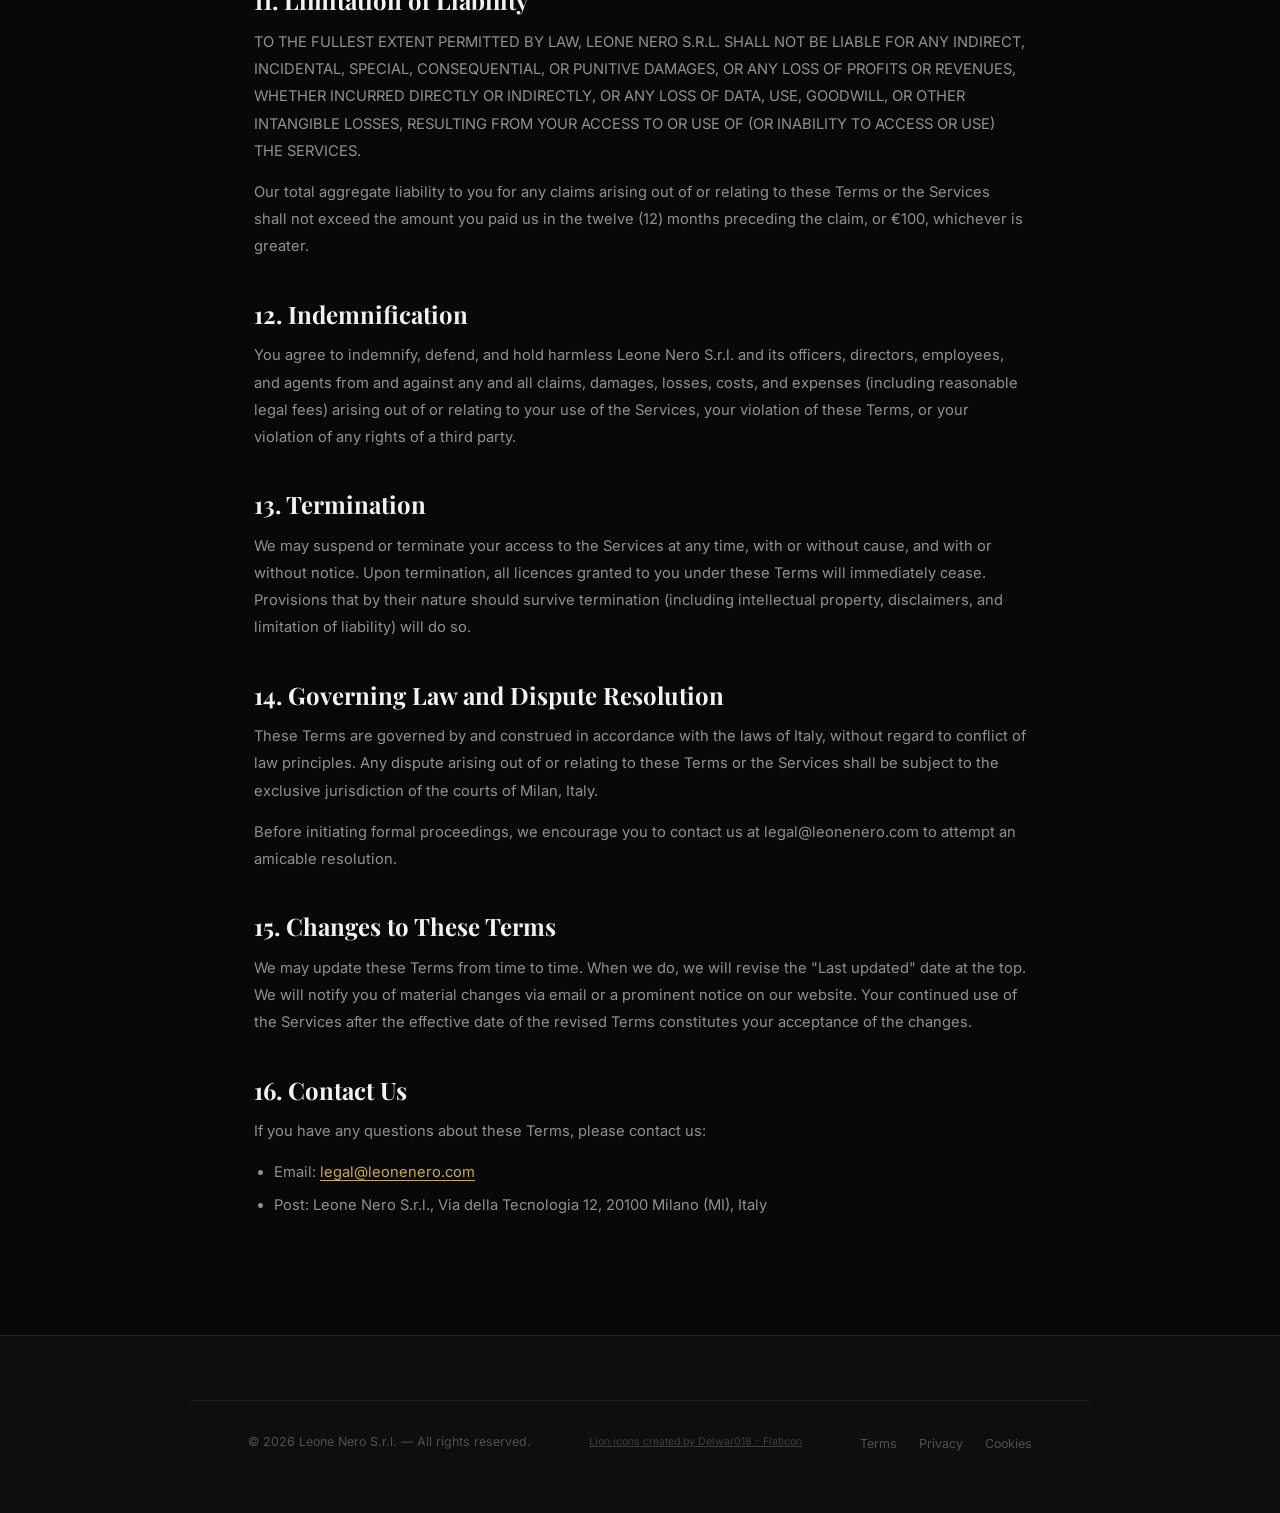
<file: terms.html>
<!DOCTYPE html>
<html lang="en">
<head>
  <meta charset="UTF-8"/>
  <meta name="viewport" content="width=device-width, initial-scale=1.0"/>
  <meta name="description" content="Terms of Service for Leone Nero S.r.l. software products and website."/>
  <title>Terms of Service — Leone Nero S.r.l.</title>
  <link rel="preconnect" href="https://fonts.googleapis.com"/>
  <link rel="preconnect" href="https://fonts.gstatic.com" crossorigin/>
  <link href="https://fonts.googleapis.com/css2?family=Playfair+Display:wght@400;600;700;900&family=Inter:wght@300;400;500;600;700&display=swap" rel="stylesheet"/>
  <link rel="stylesheet" href="css/style.css"/>
  <link rel="icon" type="image/png" href="favicon.png"/>
</head>
<body class="loaded">
<div id="site-wrap">

  <nav id="navbar" role="navigation" aria-label="Main navigation">
    <a href="index.html" class="nav-logo" aria-label="Leone Nero home">
      <img class="nav-logo-icon" src="lion-icon.png" alt="" aria-hidden="true"/>
      <div class="nav-logo-text">
        <span class="nav-logo-name">LEONE NERO</span>
        <span class="nav-logo-srl">S.r.l.</span>
      </div>
    </a>
    <ul class="nav-links">
      <li><a href="index.html">Home</a></li>
      <li><a href="index.html#services">Services</a></li>
      <li><a href="index.html#projects">Projects</a></li>
      <li><a href="about.html">About</a></li>
      <li><a href="contact.html" class="btn-nav-cta">Contact Us</a></li>
    </ul>
    <button id="nav-burger" class="nav-burger" aria-label="Toggle menu" aria-expanded="false">
      <span></span><span></span><span></span>
    </button>
  </nav>
  <nav id="mobile-nav" aria-label="Mobile navigation">
    <a href="index.html">Home</a><a href="about.html">About</a><a href="contact.html">Contact</a>
  </nav>

  <div class="page-hero">
    <div class="page-hero-bg" aria-hidden="true"></div>
    <p class="s-label">Legal</p>
    <h1>Terms of Service</h1>
    <p>Please read these terms carefully before using our software, website, or services.</p>
  </div>

  <div class="page-body">
    <p class="last-updated">Last updated: 1 June 2025 &nbsp;|&nbsp; Effective: 1 June 2025</p>

    <h2>1. Introduction and Acceptance</h2>
    <p>Welcome to Leone Nero S.r.l. ("Leone Nero", "we", "our", "us"). By accessing or using our website at leonenero.com, downloading or using any of our software products, mobile applications, or games (collectively, the "Services"), you agree to be bound by these Terms of Service ("Terms").</p>
    <p>If you do not agree to these Terms, you must not access or use our Services. If you are accepting these Terms on behalf of an organisation or other legal entity, you represent that you have the authority to bind that entity to these Terms.</p>

    <h2>2. Company Information</h2>
    <p>Leone Nero S.r.l. is a limited liability company incorporated under the laws of Italy.</p>
    <ul>
      <li><strong>Registered Name:</strong> Leone Nero S.r.l.</li>
      <li><strong>P.IVA (VAT Number):</strong> IT12345678901</li>
      <li><strong>Registered Address:</strong> Via della Tecnologia 12, 20100 Milano (MI), Italy</li>
      <li><strong>Email:</strong> legal@leonenero.com</li>
    </ul>

    <h2>3. Licence to Use Our Software</h2>
    <h3>3.1 Grant of Licence</h3>
    <p>Subject to these Terms, Leone Nero grants you a limited, non-exclusive, non-transferable, revocable licence to download, install, and use our software products solely for your personal or internal business purposes.</p>
    <h3>3.2 Licence Restrictions</h3>
    <p>You must not:</p>
    <ul>
      <li>Copy, modify, distribute, sell, or lease any part of our Services;</li>
      <li>Reverse-engineer, decompile, or attempt to extract source code from our software;</li>
      <li>Remove or alter any proprietary notices, labels, or marks on the software;</li>
      <li>Use our Services to build a competing product;</li>
      <li>Use our Services in any unlawful manner or in violation of applicable laws;</li>
      <li>Circumvent any technical measures we use to protect our Services.</li>
    </ul>

    <h2>4. User Accounts</h2>
    <p>Some of our Services require you to create an account. You agree to provide accurate and complete information when creating an account and to keep that information up to date. You are responsible for safeguarding your account credentials and for all activities that occur under your account. You must notify us immediately of any unauthorised use of your account.</p>

    <h2>5. Purchases and Payments</h2>
    <h3>5.1 Pricing</h3>
    <p>Prices for our products are displayed at the point of purchase or on our website and are in Euros (EUR) unless stated otherwise. All prices exclude applicable taxes unless otherwise stated. We reserve the right to change prices at any time; price changes will not affect orders already confirmed.</p>
    <h3>5.2 Refund Policy</h3>
    <p>For software purchased directly from us: we offer a 14-day refund period from the date of purchase for digital products, provided the software has not been excessively used. For in-app purchases in mobile games and applications, refunds are subject to the policy of the relevant app store (Apple App Store or Google Play Store). Contact support@leonenero.com to initiate a refund request.</p>

    <h2>6. Intellectual Property</h2>
    <p>All content, software code, graphics, user interfaces, scripts, and other materials that constitute our Services are owned by or licensed to Leone Nero S.r.l. and are protected by applicable Italian and international intellectual property laws, including copyright, trademark, patent, and trade secret laws.</p>
    <p>Our trademarks, trade names, service marks, and logos ("Marks") may not be used without our prior written consent. You retain ownership of any content you submit to us, but you grant us a worldwide, royalty-free licence to use such content in connection with providing our Services.</p>

    <h2>7. User Conduct</h2>
    <p>You agree not to use our Services to:</p>
    <ul>
      <li>Violate any applicable law or regulation;</li>
      <li>Infringe the intellectual property rights of others;</li>
      <li>Transmit any harmful, offensive, or objectionable content;</li>
      <li>Attempt to gain unauthorised access to any part of our systems;</li>
      <li>Engage in any form of data harvesting, scraping, or automated access without our consent;</li>
      <li>Impersonate any person or entity or falsely state your affiliation.</li>
    </ul>

    <h2>8. Privacy</h2>
    <p>Your use of the Services is also governed by our <a href="privacy.html">Privacy Policy</a>, which is incorporated into these Terms by reference. By using our Services, you consent to our collection and use of personal data as described therein.</p>

    <h2>9. Third-Party Services</h2>
    <p>Our Services may contain links to or integrations with third-party websites, applications, or services. We are not responsible for the content, privacy practices, or terms of any third-party services. Your use of third-party services is subject to their respective terms and conditions.</p>

    <h2>10. Disclaimers</h2>
    <p>TO THE MAXIMUM EXTENT PERMITTED BY APPLICABLE LAW, THE SERVICES ARE PROVIDED "AS IS" AND "AS AVAILABLE" WITHOUT WARRANTIES OF ANY KIND, WHETHER EXPRESS OR IMPLIED, INCLUDING WARRANTIES OF MERCHANTABILITY, FITNESS FOR A PARTICULAR PURPOSE, TITLE, OR NON-INFRINGEMENT. WE DO NOT WARRANT THAT THE SERVICES WILL BE UNINTERRUPTED, ERROR-FREE, OR FREE OF VIRUSES OR OTHER HARMFUL COMPONENTS.</p>

    <h2>11. Limitation of Liability</h2>
    <p>TO THE FULLEST EXTENT PERMITTED BY LAW, LEONE NERO S.R.L. SHALL NOT BE LIABLE FOR ANY INDIRECT, INCIDENTAL, SPECIAL, CONSEQUENTIAL, OR PUNITIVE DAMAGES, OR ANY LOSS OF PROFITS OR REVENUES, WHETHER INCURRED DIRECTLY OR INDIRECTLY, OR ANY LOSS OF DATA, USE, GOODWILL, OR OTHER INTANGIBLE LOSSES, RESULTING FROM YOUR ACCESS TO OR USE OF (OR INABILITY TO ACCESS OR USE) THE SERVICES.</p>
    <p>Our total aggregate liability to you for any claims arising out of or relating to these Terms or the Services shall not exceed the amount you paid us in the twelve (12) months preceding the claim, or €100, whichever is greater.</p>

    <h2>12. Indemnification</h2>
    <p>You agree to indemnify, defend, and hold harmless Leone Nero S.r.l. and its officers, directors, employees, and agents from and against any and all claims, damages, losses, costs, and expenses (including reasonable legal fees) arising out of or relating to your use of the Services, your violation of these Terms, or your violation of any rights of a third party.</p>

    <h2>13. Termination</h2>
    <p>We may suspend or terminate your access to the Services at any time, with or without cause, and with or without notice. Upon termination, all licences granted to you under these Terms will immediately cease. Provisions that by their nature should survive termination (including intellectual property, disclaimers, and limitation of liability) will do so.</p>

    <h2>14. Governing Law and Dispute Resolution</h2>
    <p>These Terms are governed by and construed in accordance with the laws of Italy, without regard to conflict of law principles. Any dispute arising out of or relating to these Terms or the Services shall be subject to the exclusive jurisdiction of the courts of Milan, Italy.</p>
    <p>Before initiating formal proceedings, we encourage you to contact us at legal@leonenero.com to attempt an amicable resolution.</p>

    <h2>15. Changes to These Terms</h2>
    <p>We may update these Terms from time to time. When we do, we will revise the "Last updated" date at the top. We will notify you of material changes via email or a prominent notice on our website. Your continued use of the Services after the effective date of the revised Terms constitutes your acceptance of the changes.</p>

    <h2>16. Contact Us</h2>
    <p>If you have any questions about these Terms, please contact us:</p>
    <ul>
      <li>Email: <a href="mailto:legal@leonenero.com">legal@leonenero.com</a></li>
      <li>Post: Leone Nero S.r.l., Via della Tecnologia 12, 20100 Milano (MI), Italy</li>
    </ul>
  </div>

  <footer>
    <div class="footer-bottom" style="max-width:900px;margin:0 auto;padding:28px clamp(20px,5%,80px);">
      <p class="footer-copy">&copy; <span class="js-year"></span> Leone Nero S.r.l. — All rights reserved.</p>
      <p class="footer-attrib"><a href="https://www.flaticon.com/free-icons/lion" title="lion icons" target="_blank" rel="noopener">Lion icons created by Delwar018 - Flaticon</a></p>
      <ul class="footer-legal">
        <li><a href="terms.html">Terms</a></li>
        <li><a href="privacy.html">Privacy</a></li>
        <li><a href="cookies.html">Cookies</a></li>
      </ul>
    </div>
  </footer>

</div>
<script src="js/main.js"></script>
</body>
</html>
</file>
<file: css/style.css>
/* ================================================================
   LEONE NERO S.r.l. — Main Stylesheet
   Dark luxury theme · Gold accents · Modern glassmorphism
================================================================ */

/* ── Variables ── */
:root {
  --bg-primary:    #080808;
  --bg-secondary:  #0e0e0e;
  --bg-tertiary:   #161616;
  --bg-card:       rgba(255,255,255,0.030);
  --bg-glass:      rgba(22,22,22,0.70);

  --gold:          #c9a84c;
  --gold-light:    #e8c86d;
  --gold-dark:     #967830;
  --gold-subtle:   rgba(201,168,76,0.12);
  --gold-glow:     rgba(201,168,76,0.28);

  --text:          #f2f2f2;
  --text-sub:      #909090;
  --text-muted:    #505050;

  --border:        rgba(201,168,76,0.13);
  --border-hover:  rgba(201,168,76,0.40);

  --nav-h:         80px;
  --pad:           clamp(60px, 8vw, 120px);

  --r-s:  8px;
  --r-m:  16px;
  --r-l:  24px;
  --r-xl: 32px;

  --ease:  0.30s ease;
  --ease-s:0.60s cubic-bezier(0.16,1,0.3,1);

  --shadow-card: 0 16px 48px rgba(0,0,0,0.55);
  --shadow-gold: 0  0  40px rgba(201,168,76,0.18);
}

/* ── Reset ── */
*,*::before,*::after { box-sizing:border-box; margin:0; padding:0; }
html { scroll-behavior:smooth; }
body {
  font-family:'Inter',system-ui,sans-serif;
  background:var(--bg-primary);
  color:var(--text);
  line-height:1.65;
  overflow-x:hidden;
}
body:not(.loaded) { overflow:hidden; }
body:not(.loaded) #site-wrap { opacity:0; pointer-events:none; }
body.loaded      #site-wrap { opacity:1; transition:opacity 1s ease 0.1s; }

img,svg { display:block; max-width:100%; }
a { color:inherit; text-decoration:none; }
button { font-family:inherit; cursor:pointer; border:none; background:none; }
ul { list-style:none; }

/* ── Scrollbar ── */
::-webkit-scrollbar              { width:5px; }
::-webkit-scrollbar-track        { background:var(--bg-primary); }
::-webkit-scrollbar-thumb        { background:var(--gold-dark); border-radius:3px; }

/* ── Typography ── */
h1,h2,h3,h4,h5 { font-family:'Playfair Display',Georgia,serif; line-height:1.15; font-weight:700; }

/* ================================================================
   LOADER  (cinematic black-lion roar video → fades into the site)
================================================================ */
#loader {
  position:fixed; inset:0; z-index:9999;
  background:#000;
  display:flex; flex-direction:column; align-items:center; justify-content:center;
  overflow:hidden;
  transition:opacity 1s ease;
  will-change:opacity;
}
#loader canvas { display:none !important; }
#loader.hiding { opacity:0; pointer-events:none; }

/* Full-bleed roar video */
.loader-video {
  position:absolute; inset:0;
  width:100%; height:100%;
  object-fit:cover;
  display:block;
}
/* Soft vignette + bottom darkening so the brand stays legible */
.loader-vignette {
  position:absolute; inset:0;
  pointer-events:none;
  background:
    radial-gradient(120% 120% at 50% 42%, transparent 55%, rgba(0,0,0,0.55) 100%),
    linear-gradient(to bottom, transparent 60%, rgba(0,0,0,0.85) 100%);
}
.loader-brand {
  position:absolute;
  left:0; right:0; bottom:clamp(40px,11vh,96px);
  text-align:center;
  z-index:2;
  opacity:0; transform:translateY(12px);
  transition:opacity 0.9s ease, transform 0.9s ease;
}
.loader-brand.show { opacity:1; transform:none; }
.loader-brand-name {
  display:block;
  font-family:'Playfair Display',Georgia,serif;
  font-size:clamp(20px,3.8vw,32px);
  font-weight:700; color:#c9a84c;
  text-shadow:0 0 22px rgba(201,168,76,0.65);
  line-height:1.1; letter-spacing:0.14em;
}
.loader-brand-srl {
  display:block;
  font-family:Inter,sans-serif;
  font-size:clamp(9px,1.3vw,11px);
  font-weight:500; color:rgba(180,158,95,0.7);
  letter-spacing:0.38em; margin-top:4px;
}

/* ================================================================
   NAVIGATION
================================================================ */
#navbar {
  position:fixed; top:0; left:0; right:0;
  height:var(--nav-h);
  z-index:900;
  display:flex; align-items:center;
  padding:0 clamp(20px,5%,80px);
  transition:background var(--ease), border-color var(--ease), backdrop-filter var(--ease);
  border-bottom:1px solid transparent;
}
#navbar.scrolled {
  background:rgba(8,8,8,0.88);
  backdrop-filter:blur(22px);
  -webkit-backdrop-filter:blur(22px);
  border-color:var(--border);
}

/* Logo */
.nav-logo { display:flex; align-items:center; gap:12px; flex-shrink:0; }
.nav-logo-icon {
  width:42px; height:42px; flex-shrink:0;
  background:#f3efe4; border-radius:50%;
  padding:5px; box-sizing:border-box; object-fit:contain;
}
.nav-logo-text { display:flex; flex-direction:column; line-height:1; }
.nav-logo-name {
  font-family:'Playfair Display',serif;
  font-size:1.05rem; font-weight:700;
  color:var(--gold); letter-spacing:0.06em;
}
.nav-logo-srl {
  font-size:0.62rem; color:var(--text-muted);
  letter-spacing:0.18em; text-transform:uppercase;
  margin-top:2px;
}

/* Links */
.nav-links {
  display:flex; align-items:center; gap:4px;
  margin-left:auto;
}
.nav-links a {
  color:var(--text-sub);
  font-size:0.875rem; font-weight:500;
  padding:8px 14px; border-radius:var(--r-s);
  transition:color var(--ease), background var(--ease);
  letter-spacing:0.02em;
}
.nav-links a:hover { color:var(--gold); background:var(--gold-subtle); }
.nav-links .btn-nav-cta {
  color:#080808 !important;
  background:var(--gold);
  padding:9px 20px; border-radius:100px;
  font-weight:600;
  margin-left:8px;
}
.nav-links .btn-nav-cta:hover { background:var(--gold-light); background-color:var(--gold-light); }

/* Hamburger */
.nav-burger {
  display:none; flex-direction:column; gap:5px;
  cursor:pointer; padding:8px; margin-left:auto;
}
.nav-burger span {
  display:block; width:22px; height:2px;
  background:var(--text);
  border-radius:2px;
  transition:transform var(--ease), opacity var(--ease);
}
.nav-burger.open span:nth-child(1) { transform:translateY(7px) rotate(45deg); }
.nav-burger.open span:nth-child(2) { opacity:0; }
.nav-burger.open span:nth-child(3) { transform:translateY(-7px) rotate(-45deg); }

/* Mobile nav dropdown */
#mobile-nav {
  display:none;
  position:fixed; top:var(--nav-h); left:0; right:0;
  background:rgba(8,8,8,0.96);
  backdrop-filter:blur(20px);
  border-bottom:1px solid var(--border);
  padding:20px clamp(20px,5%,80px);
  z-index:899;
  flex-direction:column; gap:6px;
}
#mobile-nav.open { display:flex; }
#mobile-nav a {
  color:var(--text-sub);
  font-size:1rem; font-weight:500;
  padding:12px 0; border-bottom:1px solid var(--border);
  transition:color var(--ease);
}
#mobile-nav a:last-child { border-bottom:none; }
#mobile-nav a:hover { color:var(--gold); }

/* ================================================================
   HERO
================================================================ */
#hero {
  min-height:100vh;
  display:flex; flex-direction:column;
  align-items:center; justify-content:center;
  text-align:center;
  padding:calc(var(--nav-h) + 60px) clamp(20px,8%,120px) 80px;
  position:relative; overflow:hidden;
}

.hero-grid-bg {
  position:absolute; inset:0; pointer-events:none;
  background-image:
    linear-gradient(rgba(201,168,76,0.04) 1px, transparent 1px),
    linear-gradient(90deg, rgba(201,168,76,0.04) 1px, transparent 1px);
  background-size:70px 70px;
  mask-image:radial-gradient(ellipse 80% 80% at 50% 50%, black 20%, transparent 80%);
  -webkit-mask-image:radial-gradient(ellipse 80% 80% at 50% 50%, black 20%, transparent 80%);
}
.hero-glow-bg {
  position:absolute; inset:0; pointer-events:none;
  background:radial-gradient(ellipse 60% 50% at 50% 40%, rgba(201,168,76,0.06) 0%, transparent 70%);
}

.hero-badge {
  display:inline-flex; align-items:center; gap:8px;
  padding:7px 16px;
  background:rgba(201,168,76,0.09);
  border:1px solid var(--border-hover);
  border-radius:100px;
  font-size:0.75rem; font-weight:600;
  color:var(--gold); letter-spacing:0.10em; text-transform:uppercase;
  margin-bottom:28px;
  animation:fadeSlideDown 0.8s ease 0.3s both;
}
.hero-badge-dot {
  width:6px; height:6px; border-radius:50%; background:var(--gold);
  animation:pulse 2s ease-in-out infinite;
}

.hero-title {
  font-size:clamp(2.6rem, 7.5vw, 7rem);
  letter-spacing:-0.03em;
  margin-bottom:22px;
  animation:fadeSlideUp 0.9s ease 0.5s both;
}
.hero-title .gold-text {
  background:linear-gradient(135deg, var(--gold-dark) 0%, var(--gold) 40%, var(--gold-light) 70%, var(--gold) 100%);
  background-size:200% auto;
  -webkit-background-clip:text; background-clip:text;
  -webkit-text-fill-color:transparent;
  animation:shimmer 4s linear infinite;
}

.hero-sub {
  font-size:clamp(1rem, 1.8vw, 1.2rem);
  color:var(--text-sub);
  max-width:560px; margin:0 auto 44px;
  font-weight:400;
  animation:fadeSlideUp 0.9s ease 0.7s both;
}

.hero-btns {
  display:flex; gap:14px; justify-content:center; flex-wrap:wrap;
  animation:fadeSlideUp 0.9s ease 0.9s both;
}

.hero-scroll {
  position:absolute; bottom:36px; left:50%; transform:translateX(-50%);
  display:flex; flex-direction:column; align-items:center; gap:8px;
  color:var(--text-muted); font-size:0.7rem; letter-spacing:0.12em; text-transform:uppercase;
  animation:fadeIn 1s ease 1.4s both;
}
.hero-scroll-line {
  width:1px; height:44px;
  background:linear-gradient(to bottom, transparent, var(--gold), transparent);
  animation:scrollLine 2s ease-in-out infinite;
}

/* ================================================================
   BUTTONS (shared)
================================================================ */
.btn {
  display:inline-flex; align-items:center; gap:8px;
  padding:13px 26px; border-radius:100px;
  font-size:0.92rem; font-weight:600;
  transition:all var(--ease); letter-spacing:0.02em;
}
.btn-primary { background:var(--gold); color:#080808; }
.btn-primary:hover { background:var(--gold-light); transform:translateY(-2px); box-shadow:0 10px 28px var(--gold-glow); }
.btn-outline {
  background:transparent; color:var(--text);
  border:1px solid rgba(255,255,255,0.18);
}
.btn-outline:hover { border-color:var(--gold); color:var(--gold); transform:translateY(-2px); }

/* ================================================================
   SECTION COMMON
================================================================ */
.section { padding:var(--pad) clamp(20px,5%,80px); }
.section-inner { max-width:1200px; margin:0 auto; }

.s-label {
  display:inline-block;
  font-size:0.72rem; font-weight:700; letter-spacing:0.16em; text-transform:uppercase;
  color:var(--gold); margin-bottom:14px;
}
.s-title { font-size:clamp(1.8rem, 3.5vw, 3.2rem); margin-bottom:16px; }
.s-desc  { font-size:1rem; color:var(--text-sub); max-width:560px; }
.s-rule  { width:52px; height:3px; background:linear-gradient(90deg,var(--gold),var(--gold-light)); border-radius:2px; margin:20px auto 0; }

.section-header { text-align:center; margin-bottom:64px; }
.section-header .s-desc { margin:0 auto; }

/* ================================================================
   SERVICES
================================================================ */
#services { background:var(--bg-secondary); }

.services-grid {
  display:grid;
  grid-template-columns:repeat(auto-fit, minmax(260px,1fr));
  gap:22px;
}

.service-card {
  background:var(--bg-card);
  border:1px solid var(--border);
  border-radius:var(--r-l);
  padding:36px 28px;
  position:relative; overflow:hidden;
  transition:border-color var(--ease), transform var(--ease), box-shadow var(--ease), background var(--ease);
}
.service-card::after {
  content:'';
  position:absolute; top:0; left:0; right:0; height:2px;
  background:linear-gradient(90deg, var(--gold), var(--gold-light));
  transform:scaleX(0); transform-origin:left;
  transition:transform var(--ease-s);
}
.service-card:hover { border-color:var(--border-hover); transform:translateY(-6px); box-shadow:var(--shadow-card),var(--shadow-gold); background:rgba(255,255,255,0.045); }
.service-card:hover::after { transform:scaleX(1); }

.service-ico {
  width:58px; height:58px; border-radius:var(--r-m);
  background:var(--gold-subtle); border:1px solid var(--border-hover);
  display:flex; align-items:center; justify-content:center;
  font-size:1.6rem; margin-bottom:22px;
}
.service-title { font-size:1.15rem; margin-bottom:10px; }
.service-desc  { font-size:0.875rem; color:var(--text-sub); line-height:1.75; }

/* ================================================================
   STATS STRIP
================================================================ */
#stats { background:var(--bg-primary); border-top:1px solid var(--border); border-bottom:1px solid var(--border); }
.stats-row {
  display:grid;
  grid-template-columns:repeat(auto-fit, minmax(180px,1fr));
  gap:0;
  max-width:1200px; margin:0 auto;
}
.stat-item {
  text-align:center; padding:48px 24px;
  border-right:1px solid var(--border);
}
.stat-item:last-child { border-right:none; }
.stat-num {
  font-family:'Playfair Display',serif;
  font-size:clamp(2.2rem,4vw,3.5rem); font-weight:700;
  color:var(--gold); line-height:1; display:block; margin-bottom:8px;
}
.stat-lbl { font-size:0.78rem; color:var(--text-muted); text-transform:uppercase; letter-spacing:0.1em; }

/* ================================================================
   PROJECTS
================================================================ */
#projects { background:var(--bg-primary); }

.projects-grid {
  display:grid;
  grid-template-columns:repeat(auto-fill, minmax(330px,1fr));
  gap:26px;
}

.project-card {
  background:var(--bg-tertiary);
  border:1px solid var(--border);
  border-radius:var(--r-xl);
  overflow:hidden;
  display:flex; flex-direction:column;
  transition:border-color var(--ease), transform var(--ease-s), box-shadow var(--ease-s);
}
.project-card:hover {
  border-color:var(--border-hover);
  transform:translateY(-8px);
  box-shadow:var(--shadow-card), 0 0 50px rgba(201,168,76,0.09);
}

.project-banner {
  height:175px;
  display:flex; align-items:center; justify-content:center;
  position:relative; overflow:hidden;
}
.project-banner-inner {
  width:100%; height:100%;
  display:flex; align-items:center; justify-content:center;
}

.project-ico-wrap {
  width:76px; height:76px; border-radius:20px;
  display:flex; align-items:center; justify-content:center;
  font-size:2.2rem;
  box-shadow:0 8px 28px rgba(0,0,0,0.45);
  position:relative; z-index:1;
  transition:transform var(--ease-s);
}
.project-card:hover .project-ico-wrap { transform:scale(1.08) translateY(-3px); }

.project-body { padding:22px 24px 24px; flex:1; display:flex; flex-direction:column; }
.project-cat {
  font-size:0.68rem; font-weight:700; letter-spacing:0.14em;
  text-transform:uppercase; color:var(--gold); margin-bottom:7px;
}
.project-name  { font-size:1.15rem; margin-bottom:9px; }
.project-desc  { font-size:0.855rem; color:var(--text-sub); line-height:1.65; margin-bottom:18px; flex:1; }
.project-tags  { display:flex; flex-wrap:wrap; gap:7px; margin-bottom:20px; }
.project-tag {
  font-size:0.72rem; padding:3px 10px;
  background:rgba(201,168,76,0.07);
  border:1px solid rgba(201,168,76,0.18);
  border-radius:100px; color:var(--text-sub);
}
.project-link {
  display:inline-flex; align-items:center; gap:6px;
  font-size:0.85rem; font-weight:600; color:var(--gold);
  transition:gap var(--ease);
}
.project-link:hover { gap:11px; }
.project-link svg { transition:transform var(--ease); }
.project-link:hover svg { transform:translateX(3px); }

/* Project banner gradients */
.pb-blue    { background:linear-gradient(135deg,#0d1b2a 0%,#1a3a5c 100%); }
.pb-red     { background:linear-gradient(135deg,#1a0808 0%,#3a1515 100%); }
.pb-teal    { background:linear-gradient(135deg,#071a1a 0%,#0e3535 100%); }
.pb-purple  { background:linear-gradient(135deg,#130d1f 0%,#2a1545 100%); }
.pb-cyan    { background:linear-gradient(135deg,#061520 0%,#0f2535 100%); }
.pb-gold    { background:linear-gradient(135deg,#18120a 0%,#2f2208 100%); }

/* ================================================================
   ABOUT
================================================================ */
#about { background:var(--bg-secondary); }

.about-grid {
  display:grid; grid-template-columns:1fr 1fr;
  gap:72px; align-items:center;
  max-width:1100px; margin:0 auto;
}

.about-text .s-title { margin-bottom:20px; }
.about-text p { font-size:0.95rem; color:var(--text-sub); line-height:1.85; margin-bottom:18px; }
.about-text p:last-child { margin-bottom:0; }

.about-vals { margin-top:36px; display:flex; flex-direction:column; gap:16px; }
.about-val {
  display:flex; align-items:flex-start; gap:14px;
  padding:18px 20px;
  background:var(--bg-card);
  border:1px solid var(--border); border-radius:var(--r-m);
}
.about-val-ico { font-size:1.3rem; flex-shrink:0; margin-top:2px; }
.about-val-title { font-size:0.92rem; font-weight:600; margin-bottom:4px; }
.about-val-desc  { font-size:0.82rem; color:var(--text-sub); }

.about-visual {
  display:flex; align-items:center; justify-content:center;
}
.about-lion-wrap {
  position:relative;
  width:360px; height:360px;
  display:flex; align-items:center; justify-content:center;
}
.about-lion-ring {
  position:absolute; inset:0; border-radius:50%;
  border:1px solid var(--border);
  animation:spinSlow 18s linear infinite;
}
.about-lion-ring-inner {
  position:absolute; inset:30px; border-radius:50%;
  border:1px dashed rgba(201,168,76,0.15);
  animation:spinSlow 12s linear infinite reverse;
}
.about-lion-svg {
  width:200px; height:200px;
  background:#f3efe4; border-radius:50%;
  border:3px solid rgba(201,168,76,0.65);
  padding:22px; box-sizing:border-box; object-fit:contain;
}

/* ================================================================
   TEAM / QUOTE
================================================================ */
#quote {
  background:var(--bg-primary);
  padding:var(--pad) clamp(20px,5%,80px);
  text-align:center;
}
.quote-inner { max-width:820px; margin:0 auto; }
.quote-icon { font-size:2.5rem; color:var(--gold); margin-bottom:24px; opacity:0.6; }
.quote-text {
  font-family:'Playfair Display',serif;
  font-size:clamp(1.4rem,2.5vw,2.1rem);
  font-style:italic;
  line-height:1.5; margin-bottom:24px;
  color:var(--text);
}
.quote-author { font-size:0.85rem; color:var(--text-muted); letter-spacing:0.08em; }

/* ================================================================
   CONTACT
================================================================ */
#contact { background:var(--bg-secondary); }

.contact-grid {
  display:grid; grid-template-columns:1fr 1.6fr;
  gap:64px; max-width:1100px; margin:0 auto;
}

.contact-info h3 { font-size:1.6rem; margin-bottom:14px; }
.contact-info > p { font-size:0.95rem; color:var(--text-sub); line-height:1.8; margin-bottom:32px; }

.contact-items { display:flex; flex-direction:column; gap:14px; }
.contact-item {
  display:flex; align-items:center; gap:14px;
  font-size:0.88rem; color:var(--text-sub);
}
.contact-item-ico {
  width:42px; height:42px; flex-shrink:0;
  background:var(--gold-subtle); border:1px solid var(--border);
  border-radius:var(--r-s);
  display:flex; align-items:center; justify-content:center; font-size:1.1rem;
}

.contact-form-wrap {
  background:var(--bg-tertiary);
  border:1px solid var(--border);
  border-radius:var(--r-xl);
  padding:40px 36px;
}

.form-row { display:grid; grid-template-columns:1fr 1fr; gap:16px; }
.form-group { margin-bottom:18px; }
.form-group label {
  display:block;
  font-size:0.76rem; font-weight:600; letter-spacing:0.07em; text-transform:uppercase;
  color:var(--text-sub); margin-bottom:7px;
}
.form-control {
  width:100%;
  background:rgba(255,255,255,0.04);
  border:1px solid var(--border);
  border-radius:var(--r-s);
  padding:12px 15px;
  color:var(--text); font-size:0.88rem; font-family:inherit;
  outline:none; resize:none;
  transition:border-color var(--ease), box-shadow var(--ease);
}
.form-control:focus { border-color:var(--gold); box-shadow:0 0 0 3px rgba(201,168,76,0.10); }
.form-control::placeholder { color:var(--text-muted); }
textarea.form-control { min-height:110px; }
select.form-control option { background:var(--bg-tertiary); }

.form-notice {
  font-size:0.78rem; color:var(--text-muted); margin-top:12px; line-height:1.5;
}
#form-success {
  display:none; text-align:center; padding:20px;
  color:var(--gold); font-weight:500; font-size:0.95rem;
}

/* ================================================================
   FOOTER
================================================================ */
footer {
  background:var(--bg-secondary);
  border-top:1px solid var(--border);
  padding:64px clamp(20px,5%,80px) 30px;
}

.footer-grid {
  display:grid; grid-template-columns:2fr 1fr 1fr 1fr;
  gap:48px; max-width:1200px; margin:0 auto 52px;
}

.footer-brand-desc { font-size:0.875rem; color:var(--text-sub); line-height:1.75; margin:14px 0 22px; }
.footer-socials { display:flex; gap:10px; }
.footer-social-link {
  width:38px; height:38px;
  background:var(--bg-card); border:1px solid var(--border); border-radius:var(--r-s);
  display:flex; align-items:center; justify-content:center;
  color:var(--text-sub); font-size:0.95rem;
  transition:all var(--ease);
}
.footer-social-link:hover { border-color:var(--gold); color:var(--gold); background:var(--gold-subtle); }

.footer-col-title {
  font-size:0.76rem; font-weight:700; letter-spacing:0.14em; text-transform:uppercase;
  color:var(--text); margin-bottom:18px;
}
.footer-col-links { display:flex; flex-direction:column; gap:10px; }
.footer-col-links a {
  font-size:0.875rem; color:var(--text-sub);
  transition:color var(--ease);
}
.footer-col-links a:hover { color:var(--gold); }

.footer-bottom {
  border-top:1px solid var(--border);
  padding-top:28px; max-width:1200px; margin:0 auto;
  display:flex; justify-content:space-between; align-items:center;
  flex-wrap:wrap; gap:14px;
}
.footer-copy { font-size:0.78rem; color:var(--text-muted); }
.footer-attrib { font-size:0.66rem; color:var(--text-muted); opacity:0.75; }
.footer-attrib a { color:inherit; text-decoration:underline; transition:color var(--ease); }
.footer-attrib a:hover { color:var(--gold); }
.footer-legal { display:flex; gap:22px; }
.footer-legal a { font-size:0.78rem; color:var(--text-muted); transition:color var(--ease); }
.footer-legal a:hover { color:var(--gold); }

/* ================================================================
   INNER PAGE COMMON (About, Contact, Legal pages)
================================================================ */
.page-hero {
  padding:calc(var(--nav-h) + 60px) clamp(20px,5%,80px) 60px;
  text-align:center;
  position:relative; overflow:hidden;
  border-bottom:1px solid var(--border);
}
.page-hero-bg {
  position:absolute; inset:0; pointer-events:none;
  background:radial-gradient(ellipse 70% 60% at 50% 80%, rgba(201,168,76,0.05) 0%, transparent 70%);
}
.page-hero h1 { font-size:clamp(2rem,5vw,4rem); margin-bottom:14px; }
.page-hero p  { font-size:1rem; color:var(--text-sub); max-width:520px; margin:0 auto; }

.page-body { padding:var(--pad) clamp(20px,5%,80px); max-width:900px; margin:0 auto; }
.page-body h2 { font-size:1.5rem; margin:40px 0 14px; color:var(--text); }
.page-body h2:first-child { margin-top:0; }
.page-body h3 { font-size:1.1rem; margin:28px 0 10px; color:var(--gold); }
.page-body p  { font-size:0.92rem; color:var(--text-sub); line-height:1.85; margin-bottom:14px; }
.page-body ul { padding-left:20px; list-style:disc; margin-bottom:14px; }
.page-body ul li { font-size:0.92rem; color:var(--text-sub); line-height:1.8; margin-bottom:6px; }
.page-body a  { color:var(--gold); text-decoration:underline; text-underline-offset:3px; }
.page-body .last-updated { font-size:0.78rem; color:var(--text-muted); margin-bottom:40px; }

/* ================================================================
   REVEAL ANIMATIONS (scroll-driven)
================================================================ */
.reveal {
  opacity:0; transform:translateY(36px);
  transition:opacity 0.8s ease, transform 0.8s ease;
}
.reveal.in { opacity:1; transform:translateY(0); }
.reveal-left  { transform:translateX(-36px); }
.reveal-right { transform:translateX( 36px); }
.reveal-left.in, .reveal-right.in { transform:translateX(0); }

.delay-1 { transition-delay:0.10s; }
.delay-2 { transition-delay:0.20s; }
.delay-3 { transition-delay:0.30s; }
.delay-4 { transition-delay:0.40s; }
.delay-5 { transition-delay:0.50s; }
.delay-6 { transition-delay:0.60s; }

/* ================================================================
   KEYFRAMES
================================================================ */
@keyframes fadeSlideUp {
  from { opacity:0; transform:translateY(28px); }
  to   { opacity:1; transform:translateY(0);    }
}
@keyframes fadeSlideDown {
  from { opacity:0; transform:translateY(-18px); }
  to   { opacity:1; transform:translateY(0);     }
}
@keyframes fadeIn {
  from { opacity:0; } to { opacity:1; }
}
@keyframes shimmer {
  0%   { background-position:0%   50%; }
  50%  { background-position:100% 50%; }
  100% { background-position:0%   50%; }
}
@keyframes pulse {
  0%,100% { opacity:1;   transform:scale(1);   }
  50%      { opacity:0.4; transform:scale(0.7); }
}
@keyframes scrollLine {
  0%,100% { opacity:0.3; transform:scaleY(1);   }
  50%      { opacity:1;   transform:scaleY(0.5); }
}
@keyframes spinSlow {
  from { transform:rotate(0deg); }
  to   { transform:rotate(360deg); }
}
@keyframes float {
  0%,100% { transform:translateY(0);    }
  50%      { transform:translateY(-14px); }
}

/* ================================================================
   RESPONSIVE
================================================================ */
@media(max-width:1024px) {
  .about-grid    { grid-template-columns:1fr; gap:48px; }
  .contact-grid  { grid-template-columns:1fr; gap:40px; }
  .footer-grid   { grid-template-columns:1fr 1fr; }
  .stats-row     { grid-template-columns:1fr 1fr; }
  .stat-item:nth-child(2) { border-right:none; }
  .stat-item:nth-child(3) { border-top:1px solid var(--border); }
  .stat-item:nth-child(4) { border-top:1px solid var(--border); border-right:none; }
  .about-visual  { display:none; }
}

@media(max-width:768px) {
  :root { --nav-h:64px; }
  .nav-links { display:none; }
  .nav-burger { display:flex; }
  .hero-btns  { flex-direction:column; align-items:center; }
  .projects-grid { grid-template-columns:1fr; }
  .form-row      { grid-template-columns:1fr; }
  .footer-grid   { grid-template-columns:1fr; }
  .footer-bottom { flex-direction:column; text-align:center; }
  .stats-row     { grid-template-columns:1fr 1fr; }
  .contact-form-wrap { padding:28px 22px; }
}

@media(max-width:480px) {
  .stats-row { grid-template-columns:1fr; }
  .stat-item { border-right:none !important; border-top:1px solid var(--border); }
  .stat-item:first-child { border-top:none; }
}

/* ================================================================
   APP-ICON PROJECT CARDS
================================================================ */
.app-card-header {
  height:196px;
  display:flex; flex-direction:column;
  align-items:center; justify-content:center;
  gap:14px; position:relative; overflow:hidden;
}
.app-header-glow {
  position:absolute; inset:0; pointer-events:none;
  background:radial-gradient(circle at 50% 55%, rgba(255,255,255,0.07) 0%, transparent 68%);
}
.app-header-lines {
  position:absolute; inset:0; pointer-events:none;
  background-image:
    linear-gradient(rgba(255,255,255,0.03) 1px, transparent 1px),
    linear-gradient(90deg, rgba(255,255,255,0.03) 1px, transparent 1px);
  background-size:28px 28px;
}

.app-icon-btn {
  display:block; text-decoration:none;
  position:relative; z-index:1;
}
.app-icon {
  width:88px; height:88px; border-radius:22px;
  display:flex; align-items:center; justify-content:center;
  box-shadow:0 12px 36px rgba(0,0,0,0.6), 0 0 0 1px rgba(255,255,255,0.09);
  transition:transform 0.45s cubic-bezier(0.16,1,0.3,1), box-shadow 0.45s ease;
}
.project-card:hover .app-icon {
  transform:scale(1.10) translateY(-5px);
  box-shadow:0 22px 55px rgba(0,0,0,0.65), 0 0 0 1px rgba(255,255,255,0.13);
}

.app-plat-row { display:flex; gap:6px; flex-wrap:wrap; justify-content:center; }
.app-plat-badge {
  font-size:0.67rem; font-weight:600; padding:3px 10px;
  border-radius:100px;
  background:rgba(255,255,255,0.09);
  color:rgba(255,255,255,0.65);
  letter-spacing:0.04em;
  backdrop-filter:blur(4px);
}

/* CTA button (icon + label + arrow) */
.project-cta-btn {
  display:flex; align-items:center; gap:10px;
  width:100%; padding:12px 15px;
  border-radius:12px;
  background:rgba(255,255,255,0.05);
  border:1px solid rgba(255,255,255,0.09);
  color:var(--text);
  font-size:0.875rem; font-weight:600;
  font-family:inherit;
  transition:all 0.3s ease;
  text-decoration:none;
  margin-top:auto; cursor:pointer;
}
.project-cta-btn:hover {
  background:rgba(201,168,76,0.10);
  border-color:var(--border-hover);
  color:var(--gold);
  transform:translateY(-1px);
}
.project-cta-ico {
  width:26px; height:26px; border-radius:7px;
  display:flex; align-items:center; justify-content:center;
  flex-shrink:0; overflow:hidden;
}
.project-cta-arrow {
  margin-left:auto; flex-shrink:0;
  opacity:0.5;
  transition:transform 0.3s ease, opacity 0.3s ease;
}
.project-cta-btn:hover .project-cta-arrow {
  transform:translateX(4px); opacity:1;
}

/* ================================================================
   NEWS / RELEASES SECTION
================================================================ */
#news { background:var(--bg-secondary); }

.news-grid {
  display:grid;
  grid-template-columns:repeat(auto-fit, minmax(300px,1fr));
  gap:22px;
}

.news-card {
  background:var(--bg-card);
  border:1px solid var(--border);
  border-radius:var(--r-l);
  padding:28px 26px;
  display:flex; flex-direction:column; gap:14px;
  transition:border-color var(--ease), transform var(--ease-s);
}
.news-card:hover { border-color:var(--border-hover); transform:translateY(-4px); }

.news-meta { display:flex; align-items:center; gap:10px; flex-wrap:wrap; }
.news-tag {
  font-size:0.67rem; font-weight:700; padding:3px 10px;
  border-radius:100px; letter-spacing:0.1em; text-transform:uppercase;
}
.news-date { font-size:0.78rem; color:var(--text-muted); }

.news-title {
  font-family:'Playfair Display',serif;
  font-size:1.1rem; color:var(--text); line-height:1.3;
}
.news-excerpt { font-size:0.855rem; color:var(--text-sub); line-height:1.7; flex:1; }
.news-link {
  display:inline-flex; align-items:center; gap:6px;
  font-size:0.82rem; font-weight:600; color:var(--gold);
  transition:gap 0.3s ease;
}
.news-link:hover { gap:11px; }

/* ================================================================
   COOKIE CONSENT BANNER
================================================================ */
#cookie-banner {
  position:fixed; bottom:0; left:0; right:0;
  z-index:9997;
  background:rgba(12,12,12,0.96);
  backdrop-filter:blur(22px);
  -webkit-backdrop-filter:blur(22px);
  border-top:1px solid var(--border);
  padding:18px clamp(20px,5%,80px);
  display:flex; align-items:center; gap:24px; flex-wrap:wrap;
  transform:translateY(100%);
  transition:transform 0.55s cubic-bezier(0.16,1,0.3,1);
}
#cookie-banner.cb-visible { transform:translateY(0); }

.cb-text {
  flex:1; min-width:260px;
  font-size:0.855rem; color:var(--text-sub); line-height:1.6;
}
.cb-text a { color:var(--gold); text-decoration:underline; text-underline-offset:2px; }

.cb-actions { display:flex; gap:10px; flex-shrink:0; }

.cb-btn {
  padding:9px 22px; border-radius:100px;
  font-size:0.84rem; font-weight:600;
  cursor:pointer; font-family:inherit;
  transition:all 0.25s ease;
}
.cb-accept {
  background:var(--gold); color:#080808; border:none;
}
.cb-accept:hover { background:var(--gold-light); }
.cb-decline {
  background:transparent; color:var(--text-sub);
  border:1px solid var(--border);
}
.cb-decline:hover { border-color:var(--border-hover); color:var(--text); }

/* ================================================================
   NAV LINK ACTIVE STATE
================================================================ */
.nav-links a.active { color:var(--gold); }

/* ================================================================
   LANGUAGE TOGGLE BUTTON
================================================================ */
.lang-toggle {
  display:inline-flex; align-items:center; gap:5px;
  padding:6px 13px; margin-left:6px;
  border-radius:100px;
  border:1px solid var(--border);
  background:transparent;
  color:var(--text-sub);
  font-size:0.78rem; font-weight:700; letter-spacing:0.08em;
  cursor:pointer; font-family:inherit;
  transition:all var(--ease);
  flex-shrink:0;
}
.lang-toggle:hover { border-color:var(--border-hover); color:var(--gold); }
.lang-toggle .lang-flag { font-style:normal; font-size:0.85rem; }

/* ================================================================
   APP STORE / PLAY STORE BADGES
================================================================ */
.store-badges {
  display:flex; gap:8px; margin-bottom:14px; flex-wrap:wrap;
}
.store-badge {
  display:flex; align-items:center; gap:8px;
  padding:7px 12px; border-radius:10px;
  border:1px solid rgba(255,255,255,0.09);
  background:rgba(255,255,255,0.04);
  flex:1; min-width:0; text-decoration:none;
  transition:all 0.3s ease;
}
.store-badge--disabled {
  opacity:0.42; cursor:default; pointer-events:none;
}
.store-badge--active { opacity:1; cursor:pointer; }
.store-badge--active:hover {
  border-color:var(--border-hover);
  background:rgba(201,168,76,0.08);
}
.store-badge-ico { width:20px; height:20px; flex-shrink:0; color:rgba(255,255,255,0.65); }
.store-badge-text { min-width:0; }
.store-badge-sub {
  display:block; font-size:0.59rem; color:var(--text-muted);
  white-space:nowrap; overflow:hidden; text-overflow:ellipsis;
}
.store-badge-name {
  display:block; font-size:0.74rem; font-weight:600;
  color:rgba(255,255,255,0.7); white-space:nowrap;
}

/* ================================================================
   FORM ERROR MESSAGE
================================================================ */
#form-error {
  display:none; margin-top:10px;
  padding:10px 14px; border-radius:var(--r-s);
  background:rgba(200,50,50,0.12);
  border:1px solid rgba(200,50,50,0.25);
  color:#e07070; font-size:0.82rem; text-align:center;
}
#form-success {
  display:none; flex-direction:column;
  align-items:center; justify-content:center;
  text-align:center; padding:36px 20px; gap:8px;
  color:var(--gold); font-weight:500; font-size:1rem; min-height:120px;
}

/* ================================================================
   ADDITIONAL RESPONSIVE
================================================================ */
@media(max-width:768px) {
  .news-grid { grid-template-columns:1fr; }
  .cb-actions { width:100%; justify-content:center; }
}
@media(max-width:480px) {
  .app-icon { width:76px; height:76px; border-radius:18px; }
  .app-card-header { height:172px; }
}
</file>
